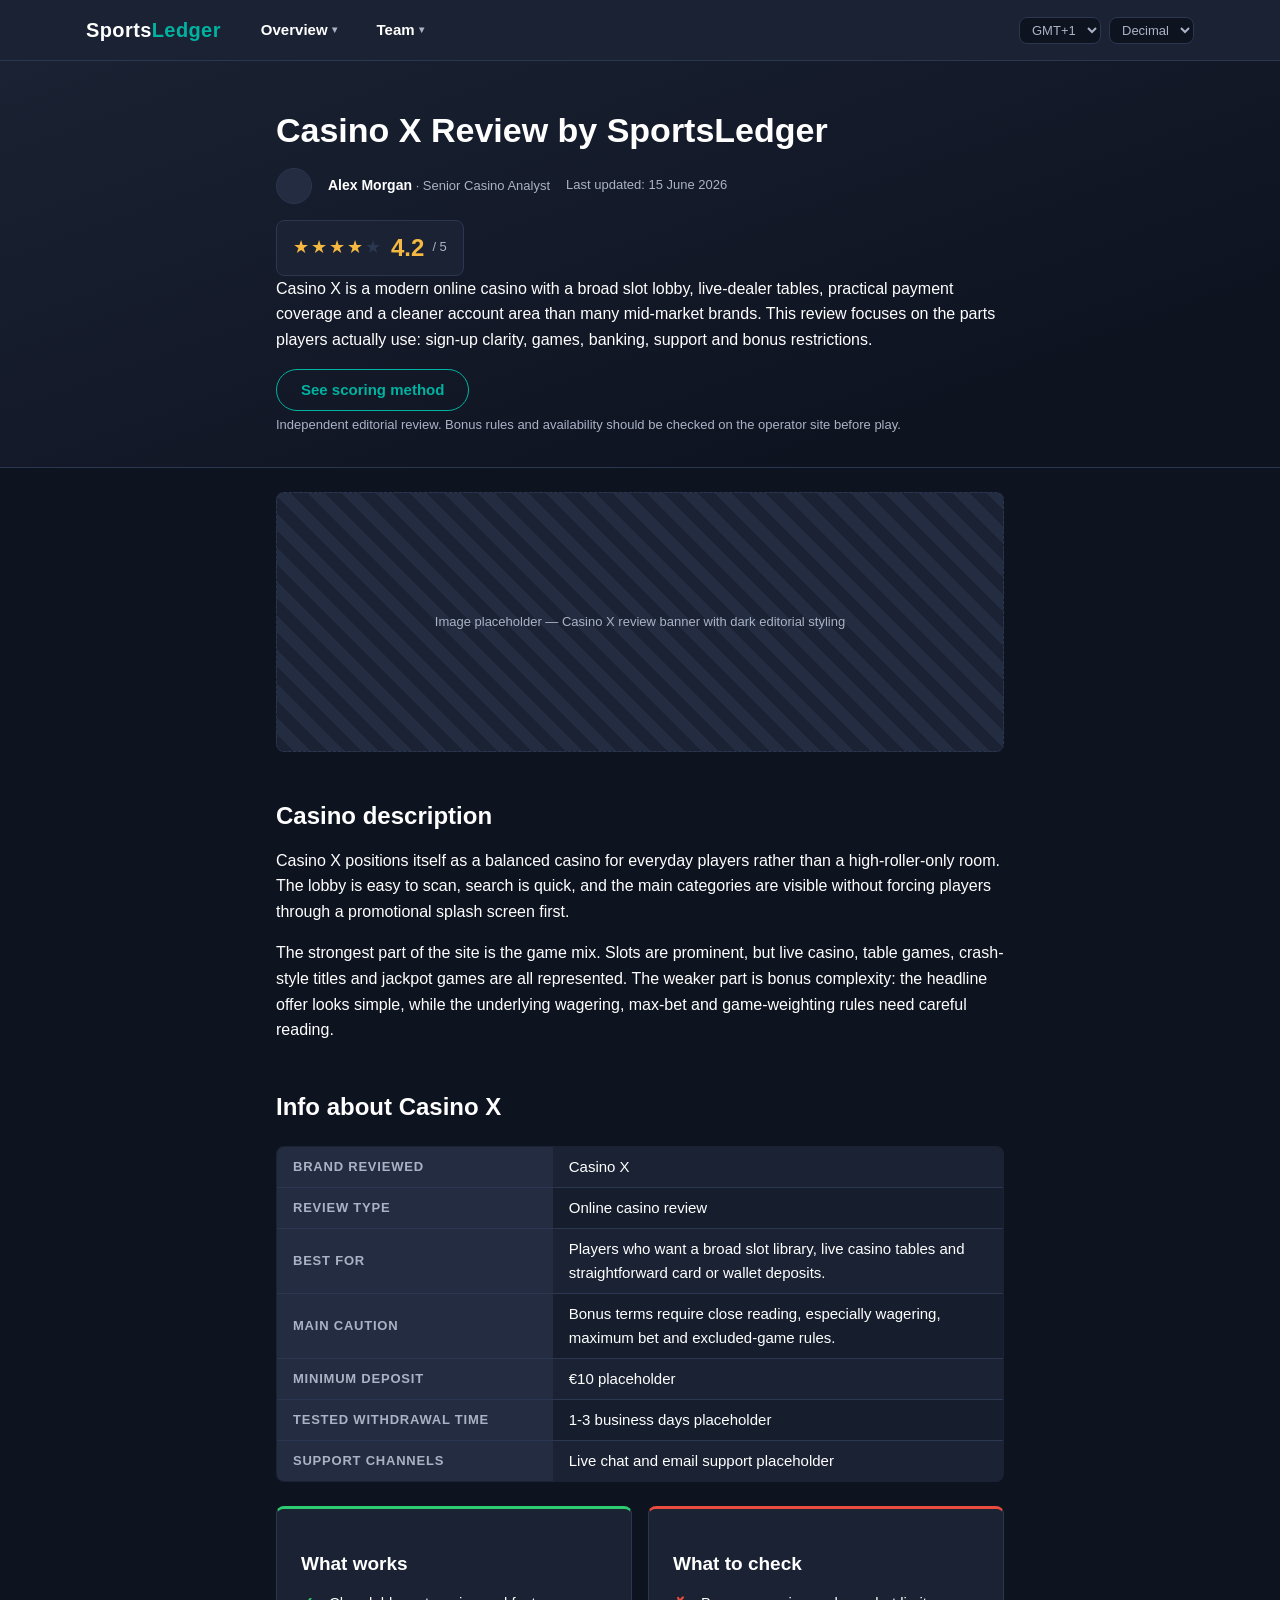
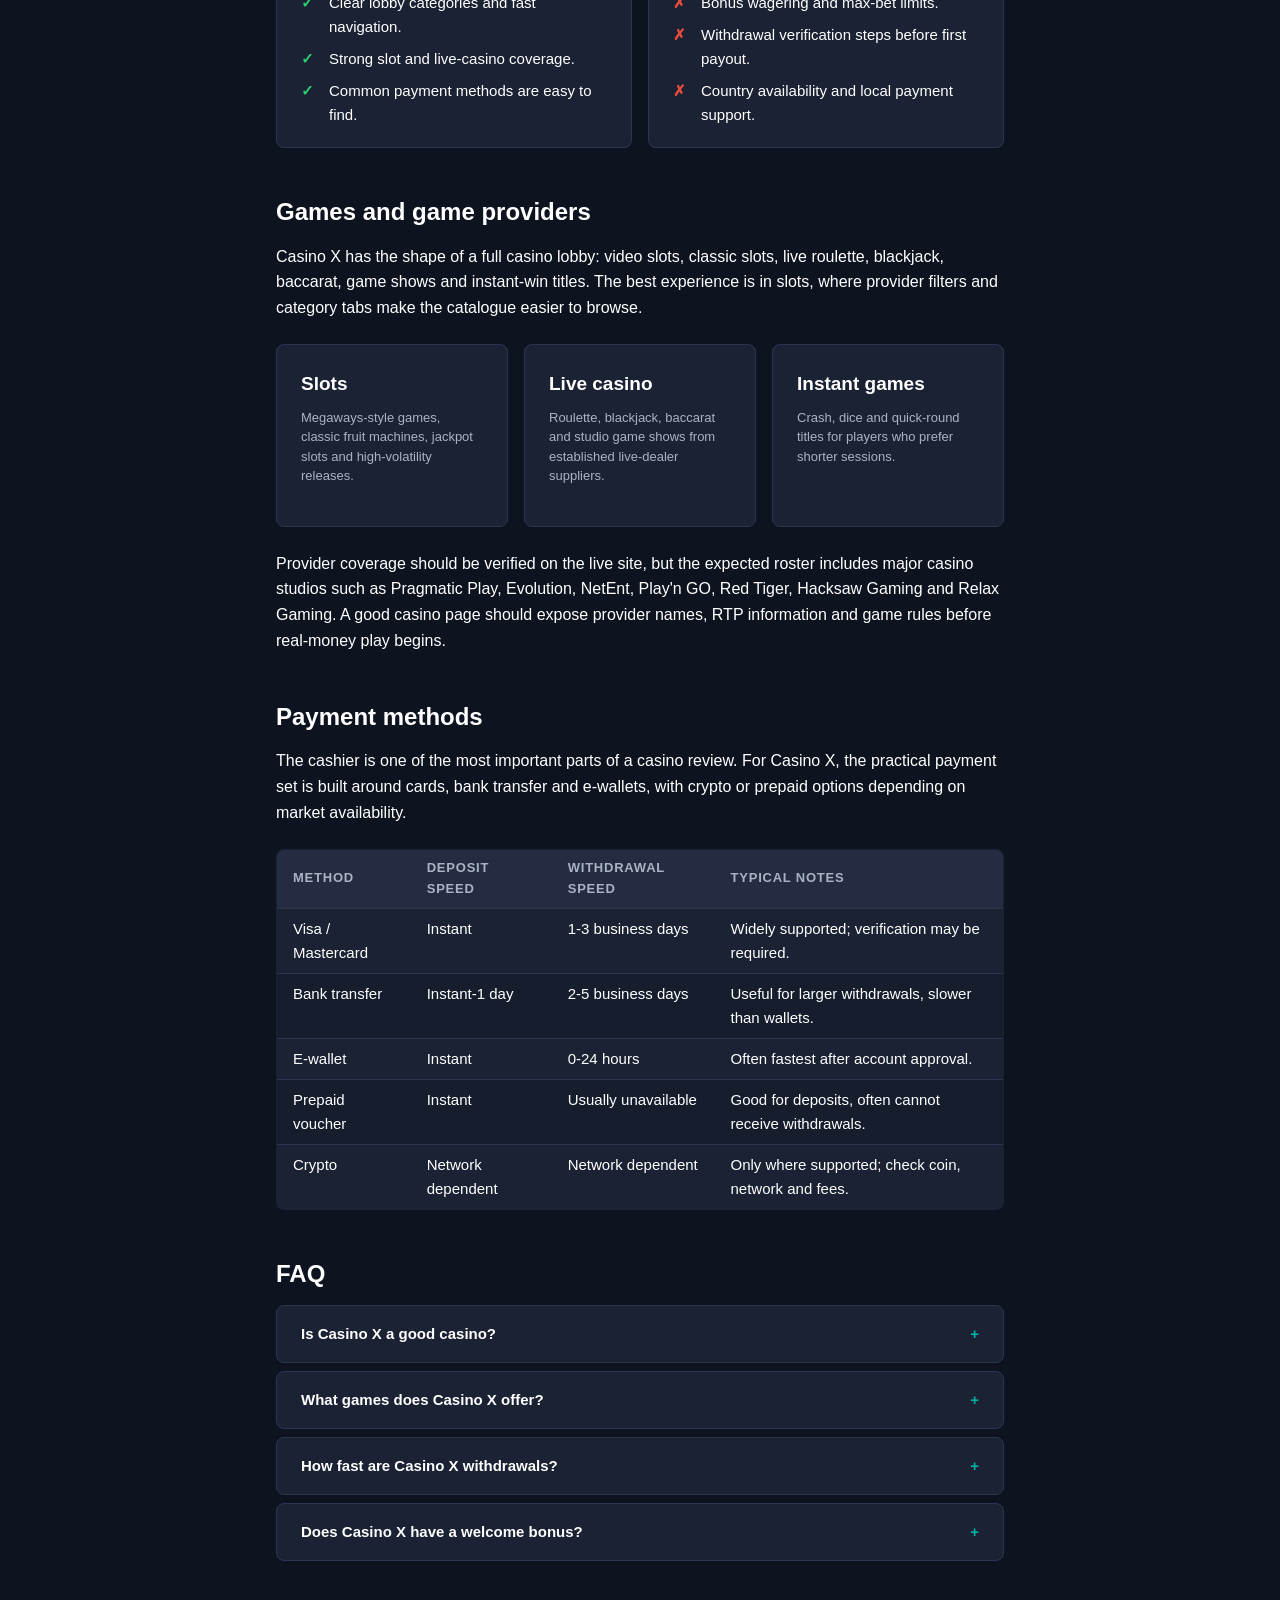
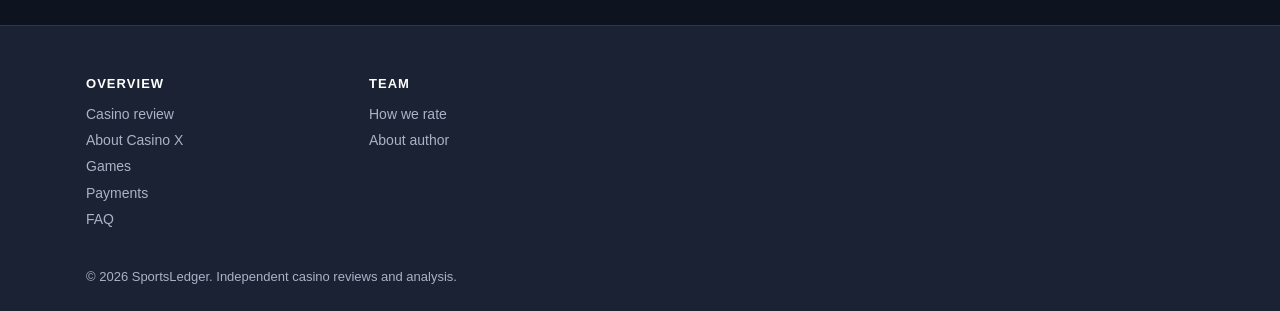
<file: index.html>
<!DOCTYPE html>
<html lang="en">
<head>
  <meta charset="utf-8">
  <meta name="viewport" content="width=device-width, initial-scale=1">
  <title>Casino X Review — SportsLedger</title>
  <link rel="stylesheet" href="./style.css">
</head>
<body>

<header class="site-header">
  <div class="wrap">
    <a class="logo" href="./index.html">Sports<span class="logo-accent">Ledger</span></a>
    <nav class="main-nav" aria-label="Main navigation">
      <div class="nav-item">
        <a href="./index.html#casino-review">Overview <span class="caret">▾</span></a>
        <div class="dropdown">
          <a href="./index.html#casino-review">Casino review</a>
          <a href="./index.html#about-casino">About</a>
          <a href="./index.html#games">Games</a>
          <a href="./index.html#payments">Payments</a>
          <a href="./index.html#faq">FAQ</a>
        </div>
      </div>
      <div class="nav-item">
        <a href="./about-us.html#scoring-method">Team <span class="caret">▾</span></a>
        <div class="dropdown">
          <a href="./about-us.html#scoring-method">How we rate</a>
          <a href="./about-us.html#about-author">About author</a>
        </div>
      </div>
    </nav>
    <div class="utility-bar">
      <select class="utility-select" aria-label="Timezone"><option>GMT+1</option></select>
      <select class="utility-select" aria-label="Odds format"><option>Decimal</option></select>
    </div>
  </div>
</header>

<section class="page active" data-screen-label="Casino X Review">

  <div class="hero" id="casino-review">
    <div class="content-col">
      <h1>Casino X Review by SportsLedger</h1>
      <div class="byline">
        <span class="avatar" aria-hidden="true"></span>
        <span><span class="author-name">Alex Morgan</span> · Senior Casino Analyst</span>
        <span>Last updated: 15 June 2026</span>
      </div>
      <div class="rating-badge">
        <span class="stars" aria-label="Rated 4.2 out of 5">★★★★<span class="star-off">★</span></span>
        <span class="score">4.2</span><span class="score-max">/ 5</span>
      </div>
      <p>Casino X is a modern online casino with a broad slot lobby, live-dealer tables, practical payment coverage and a cleaner account area than many mid-market brands. This review focuses on the parts players actually use: sign-up clarity, games, banking, support and bonus restrictions.</p>
      <a class="btn btn-secondary" href="./about-us.html#scoring-method">See scoring method</a>
      <span class="cta-note">Independent editorial review. Bonus rules and availability should be checked on the operator site before play.</span>
    </div>
  </div>

  <div class="content-col">

    <div class="ph ph-wide">Image placeholder — Casino X review banner with dark editorial styling</div>

    <h2 id="about-casino">Casino description</h2>
    <p>Casino X positions itself as a balanced casino for everyday players rather than a high-roller-only room. The lobby is easy to scan, search is quick, and the main categories are visible without forcing players through a promotional splash screen first.</p>
    <p>The strongest part of the site is the game mix. Slots are prominent, but live casino, table games, crash-style titles and jackpot games are all represented. The weaker part is bonus complexity: the headline offer looks simple, while the underlying wagering, max-bet and game-weighting rules need careful reading.</p>

    <h2 id="info">Info about Casino X</h2>
    <div class="table-wrap">
      <table class="key-facts">
        <tbody>
          <tr><th scope="row">Brand reviewed</th><td>Casino X</td></tr>
          <tr><th scope="row">Review type</th><td>Online casino review</td></tr>
          <tr><th scope="row">Best for</th><td>Players who want a broad slot library, live casino tables and straightforward card or wallet deposits.</td></tr>
          <tr><th scope="row">Main caution</th><td>Bonus terms require close reading, especially wagering, maximum bet and excluded-game rules.</td></tr>
          <tr><th scope="row">Minimum deposit</th><td>€10 placeholder</td></tr>
          <tr><th scope="row">Tested withdrawal time</th><td>1-3 business days placeholder</td></tr>
          <tr><th scope="row">Support channels</th><td>Live chat and email support placeholder</td></tr>
        </tbody>
      </table>
    </div>
    <div class="pros-cons">
      <div class="pros">
        <h3>What works</h3>
        <ul>
          <li>Clear lobby categories and fast navigation.</li>
          <li>Strong slot and live-casino coverage.</li>
          <li>Common payment methods are easy to find.</li>
        </ul>
      </div>
      <div class="cons">
        <h3>What to check</h3>
        <ul>
          <li>Bonus wagering and max-bet limits.</li>
          <li>Withdrawal verification steps before first payout.</li>
          <li>Country availability and local payment support.</li>
        </ul>
      </div>
    </div>

    <h2 id="games">Games and game providers</h2>
    <p>Casino X has the shape of a full casino lobby: video slots, classic slots, live roulette, blackjack, baccarat, game shows and instant-win titles. The best experience is in slots, where provider filters and category tabs make the catalogue easier to browse.</p>
    <div class="card-grid">
      <article class="card">
        <h3>Slots</h3>
        <p class="muted">Megaways-style games, classic fruit machines, jackpot slots and high-volatility releases.</p>
      </article>
      <article class="card">
        <h3>Live casino</h3>
        <p class="muted">Roulette, blackjack, baccarat and studio game shows from established live-dealer suppliers.</p>
      </article>
      <article class="card">
        <h3>Instant games</h3>
        <p class="muted">Crash, dice and quick-round titles for players who prefer shorter sessions.</p>
      </article>
    </div>
    <p>Provider coverage should be verified on the live site, but the expected roster includes major casino studios such as Pragmatic Play, Evolution, NetEnt, Play'n GO, Red Tiger, Hacksaw Gaming and Relax Gaming. A good casino page should expose provider names, RTP information and game rules before real-money play begins.</p>

    <h2 id="payments">Payment methods</h2>
    <p>The cashier is one of the most important parts of a casino review. For Casino X, the practical payment set is built around cards, bank transfer and e-wallets, with crypto or prepaid options depending on market availability.</p>
    <div class="table-wrap">
      <table>
        <thead>
          <tr><th>Method</th><th>Deposit speed</th><th>Withdrawal speed</th><th>Typical notes</th></tr>
        </thead>
        <tbody>
          <tr><td>Visa / Mastercard</td><td>Instant</td><td>1-3 business days</td><td>Widely supported; verification may be required.</td></tr>
          <tr><td>Bank transfer</td><td>Instant-1 day</td><td>2-5 business days</td><td>Useful for larger withdrawals, slower than wallets.</td></tr>
          <tr><td>E-wallet</td><td>Instant</td><td>0-24 hours</td><td>Often fastest after account approval.</td></tr>
          <tr><td>Prepaid voucher</td><td>Instant</td><td>Usually unavailable</td><td>Good for deposits, often cannot receive withdrawals.</td></tr>
          <tr><td>Crypto</td><td>Network dependent</td><td>Network dependent</td><td>Only where supported; check coin, network and fees.</td></tr>
        </tbody>
      </table>
    </div>

    <h2 id="faq">FAQ</h2>
    <div class="faq">
      <details>
        <summary>Is Casino X a good casino?</summary>
        <p>Casino X is strongest for players who value a broad game lobby, familiar payments and a clear account area. The main reason to pause is the bonus rule set, which should be reviewed before opting in.</p>
      </details>
      <details>
        <summary>What games does Casino X offer?</summary>
        <p>The expected mix includes slots, live casino tables, jackpot games, crash-style games and instant-win titles from multiple providers.</p>
      </details>
      <details>
        <summary>How fast are Casino X withdrawals?</summary>
        <p>Typical withdrawal timing depends on the payment method and account verification. Cards and bank transfers are slower, while e-wallets are usually fastest after approval.</p>
      </details>
      <details>
        <summary>Does Casino X have a welcome bonus?</summary>
        <p>Casino X may advertise a welcome offer, but the value depends on wagering requirements, maximum bet rules, game weighting and expiry dates.</p>
      </details>
    </div>

  </div>
</section>

<footer class="site-footer">
  <div class="wrap">
    <div class="footer-cols">
      <div>
        <h3>Overview</h3>
        <ul>
          <li><a href="./index.html#casino-review">Casino review</a></li>
          <li><a href="./index.html#about-casino">About Casino X</a></li>
          <li><a href="./index.html#games">Games</a></li>
          <li><a href="./index.html#payments">Payments</a></li>
          <li><a href="./index.html#faq">FAQ</a></li>
        </ul>
      </div>
      <div>
        <h3>Team</h3>
        <ul>
          <li><a href="./about-us.html#scoring-method">How we rate</a></li>
          <li><a href="./about-us.html#about-author">About author</a></li>
        </ul>
      </div>
    </div>
    <div class="copyright-bar">
      <span>© 2026 SportsLedger. Independent casino reviews and analysis.</span>
    </div>
  </div>
</footer>

</body>
</html>
</file>
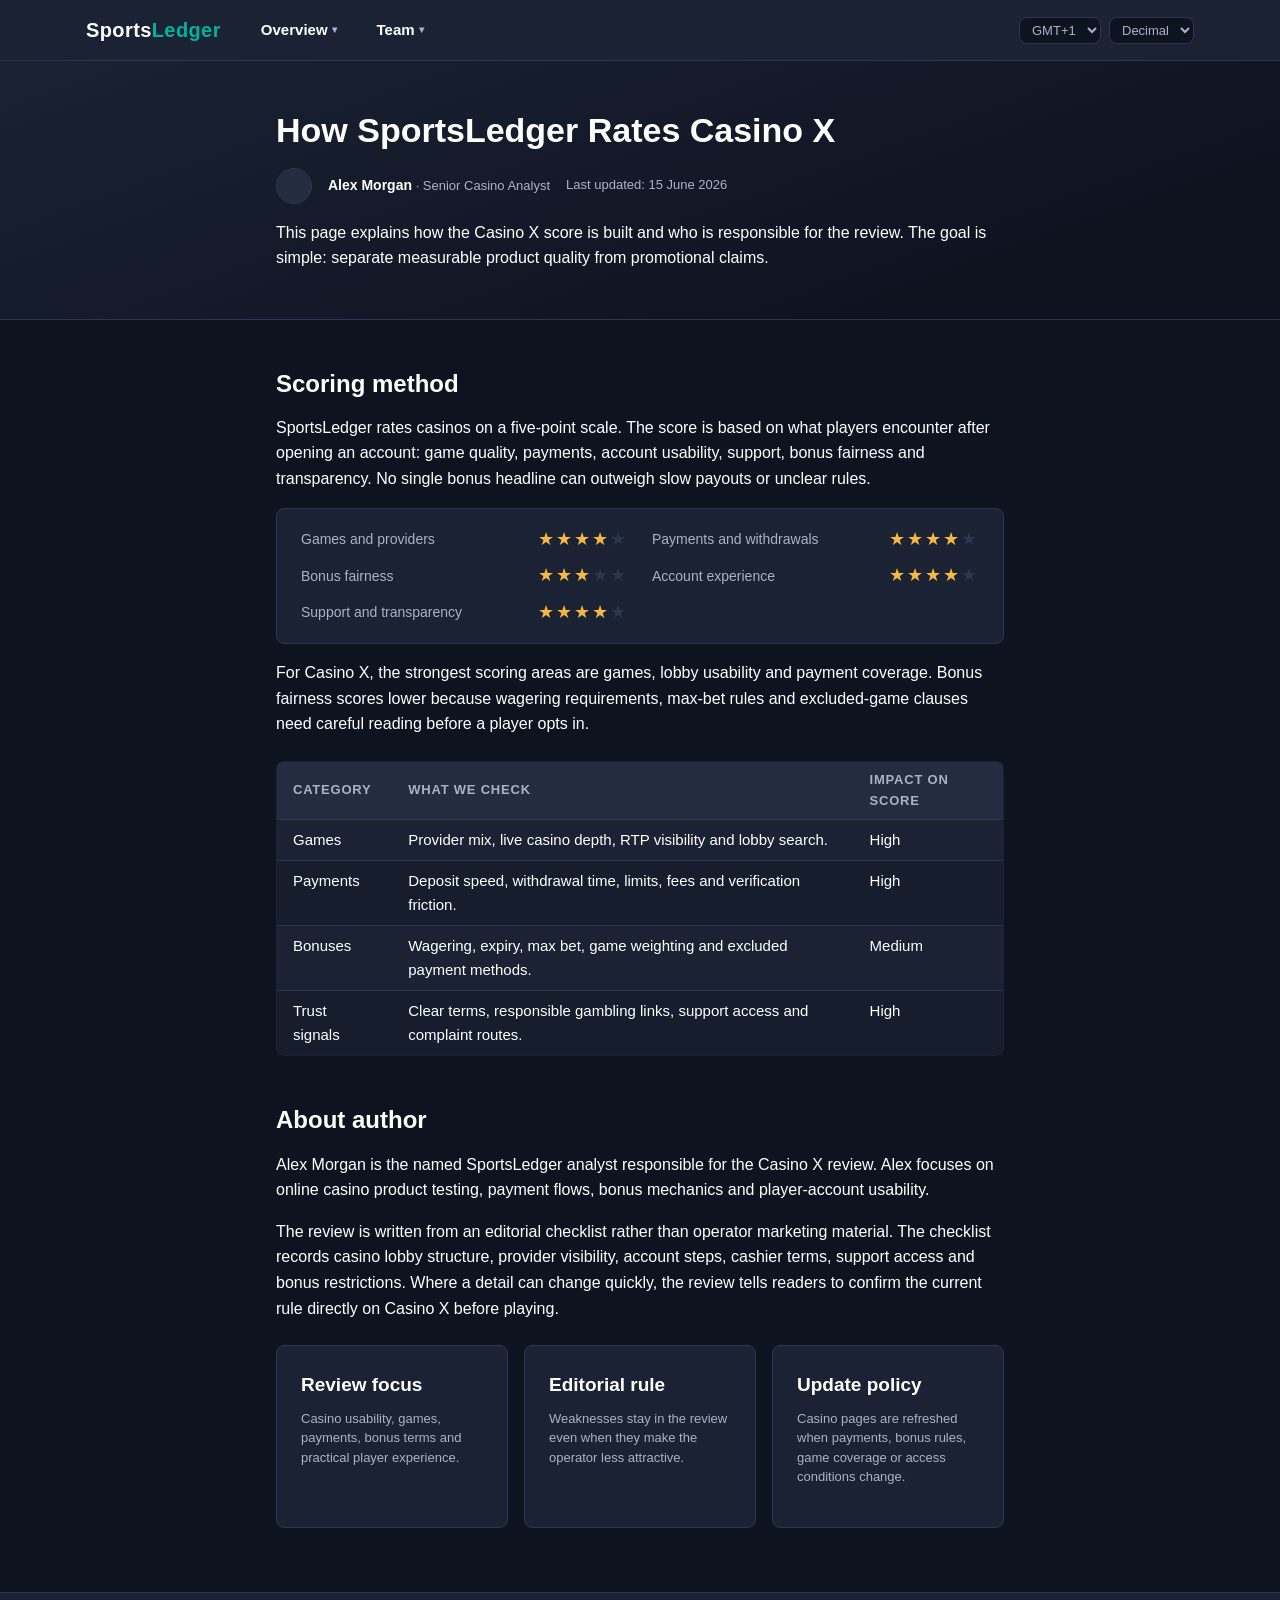
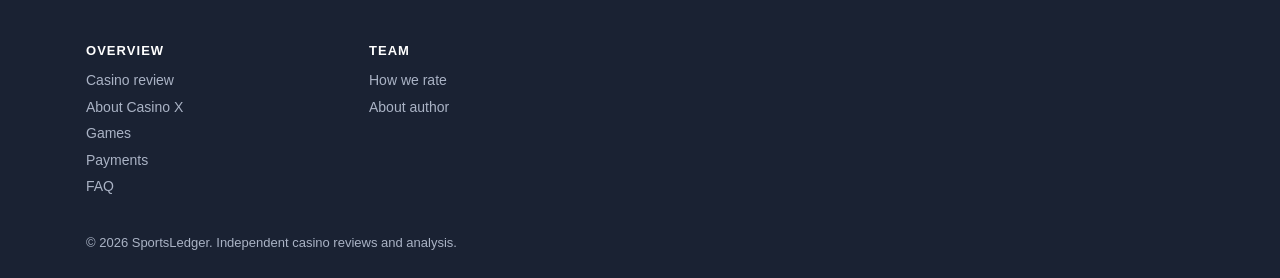
<file: about-us.html>
<!DOCTYPE html>
<html lang="en">
<head>
  <meta charset="utf-8">
  <meta name="viewport" content="width=device-width, initial-scale=1">
  <title>How We Rate Casino X — SportsLedger</title>
  <link rel="stylesheet" href="./style.css">
</head>
<body>

<header class="site-header">
  <div class="wrap">
    <a class="logo" href="./index.html">Sports<span class="logo-accent">Ledger</span></a>
    <nav class="main-nav" aria-label="Main navigation">
      <div class="nav-item">
        <a href="./index.html#casino-review">Overview <span class="caret">▾</span></a>
        <div class="dropdown">
          <a href="./index.html#casino-review">Casino review</a>
          <a href="./index.html#about-casino">About</a>
          <a href="./index.html#games">Games</a>
          <a href="./index.html#payments">Payments</a>
          <a href="./index.html#faq">FAQ</a>
        </div>
      </div>
      <div class="nav-item">
        <a href="./about-us.html#scoring-method">Team <span class="caret">▾</span></a>
        <div class="dropdown">
          <a href="./about-us.html#scoring-method">How we rate</a>
          <a href="./about-us.html#about-author">About author</a>
        </div>
      </div>
    </nav>
    <div class="utility-bar">
      <select class="utility-select" aria-label="Timezone"><option>GMT+1</option></select>
      <select class="utility-select" aria-label="Odds format"><option>Decimal</option></select>
    </div>
  </div>
</header>

<section class="page active" data-screen-label="About">

  <div class="hero">
    <div class="content-col">
      <h1>How SportsLedger Rates Casino X</h1>
      <div class="byline">
        <span class="avatar" aria-hidden="true"></span>
        <span><span class="author-name">Alex Morgan</span> · Senior Casino Analyst</span>
        <span>Last updated: 15 June 2026</span>
      </div>
      <p>This page explains how the Casino X score is built and who is responsible for the review. The goal is simple: separate measurable product quality from promotional claims.</p>
    </div>
  </div>

  <div class="content-col">

    <h2 id="scoring-method">Scoring method</h2>
    <p>SportsLedger rates casinos on a five-point scale. The score is based on what players encounter after opening an account: game quality, payments, account usability, support, bonus fairness and transparency. No single bonus headline can outweigh slow payouts or unclear rules.</p>
    <div class="rating-breakdown">
      <div class="rating-row"><span>Games and providers</span><span class="stars">★★★★<span class="star-off">★</span></span></div>
      <div class="rating-row"><span>Payments and withdrawals</span><span class="stars">★★★★<span class="star-off">★</span></span></div>
      <div class="rating-row"><span>Bonus fairness</span><span class="stars">★★★<span class="star-off">★★</span></span></div>
      <div class="rating-row"><span>Account experience</span><span class="stars">★★★★<span class="star-off">★</span></span></div>
      <div class="rating-row"><span>Support and transparency</span><span class="stars">★★★★<span class="star-off">★</span></span></div>
    </div>
    <p>For Casino X, the strongest scoring areas are games, lobby usability and payment coverage. Bonus fairness scores lower because wagering requirements, max-bet rules and excluded-game clauses need careful reading before a player opts in.</p>
    <div class="table-wrap">
      <table>
        <thead>
          <tr><th>Category</th><th>What we check</th><th>Impact on score</th></tr>
        </thead>
        <tbody>
          <tr><td>Games</td><td>Provider mix, live casino depth, RTP visibility and lobby search.</td><td>High</td></tr>
          <tr><td>Payments</td><td>Deposit speed, withdrawal time, limits, fees and verification friction.</td><td>High</td></tr>
          <tr><td>Bonuses</td><td>Wagering, expiry, max bet, game weighting and excluded payment methods.</td><td>Medium</td></tr>
          <tr><td>Trust signals</td><td>Clear terms, responsible gambling links, support access and complaint routes.</td><td>High</td></tr>
        </tbody>
      </table>
    </div>

    <h2 id="about-author">About author</h2>
    <p>Alex Morgan is the named SportsLedger analyst responsible for the Casino X review. Alex focuses on online casino product testing, payment flows, bonus mechanics and player-account usability.</p>
    <p>The review is written from an editorial checklist rather than operator marketing material. The checklist records casino lobby structure, provider visibility, account steps, cashier terms, support access and bonus restrictions. Where a detail can change quickly, the review tells readers to confirm the current rule directly on Casino X before playing.</p>
    <div class="card-grid">
      <article class="card">
        <h3>Review focus</h3>
        <p class="muted">Casino usability, games, payments, bonus terms and practical player experience.</p>
      </article>
      <article class="card">
        <h3>Editorial rule</h3>
        <p class="muted">Weaknesses stay in the review even when they make the operator less attractive.</p>
      </article>
      <article class="card">
        <h3>Update policy</h3>
        <p class="muted">Casino pages are refreshed when payments, bonus rules, game coverage or access conditions change.</p>
      </article>
    </div>

  </div>
</section>

<footer class="site-footer">
  <div class="wrap">
    <div class="footer-cols">
      <div>
        <h3>Overview</h3>
        <ul>
          <li><a href="./index.html#casino-review">Casino review</a></li>
          <li><a href="./index.html#about-casino">About Casino X</a></li>
          <li><a href="./index.html#games">Games</a></li>
          <li><a href="./index.html#payments">Payments</a></li>
          <li><a href="./index.html#faq">FAQ</a></li>
        </ul>
      </div>
      <div>
        <h3>Team</h3>
        <ul>
          <li><a href="./about-us.html#scoring-method">How we rate</a></li>
          <li><a href="./about-us.html#about-author">About author</a></li>
        </ul>
      </div>
    </div>
    <div class="copyright-bar">
      <span>© 2026 SportsLedger. Independent casino reviews and analysis.</span>
    </div>
  </div>
</footer>

</body>
</html>
</file>
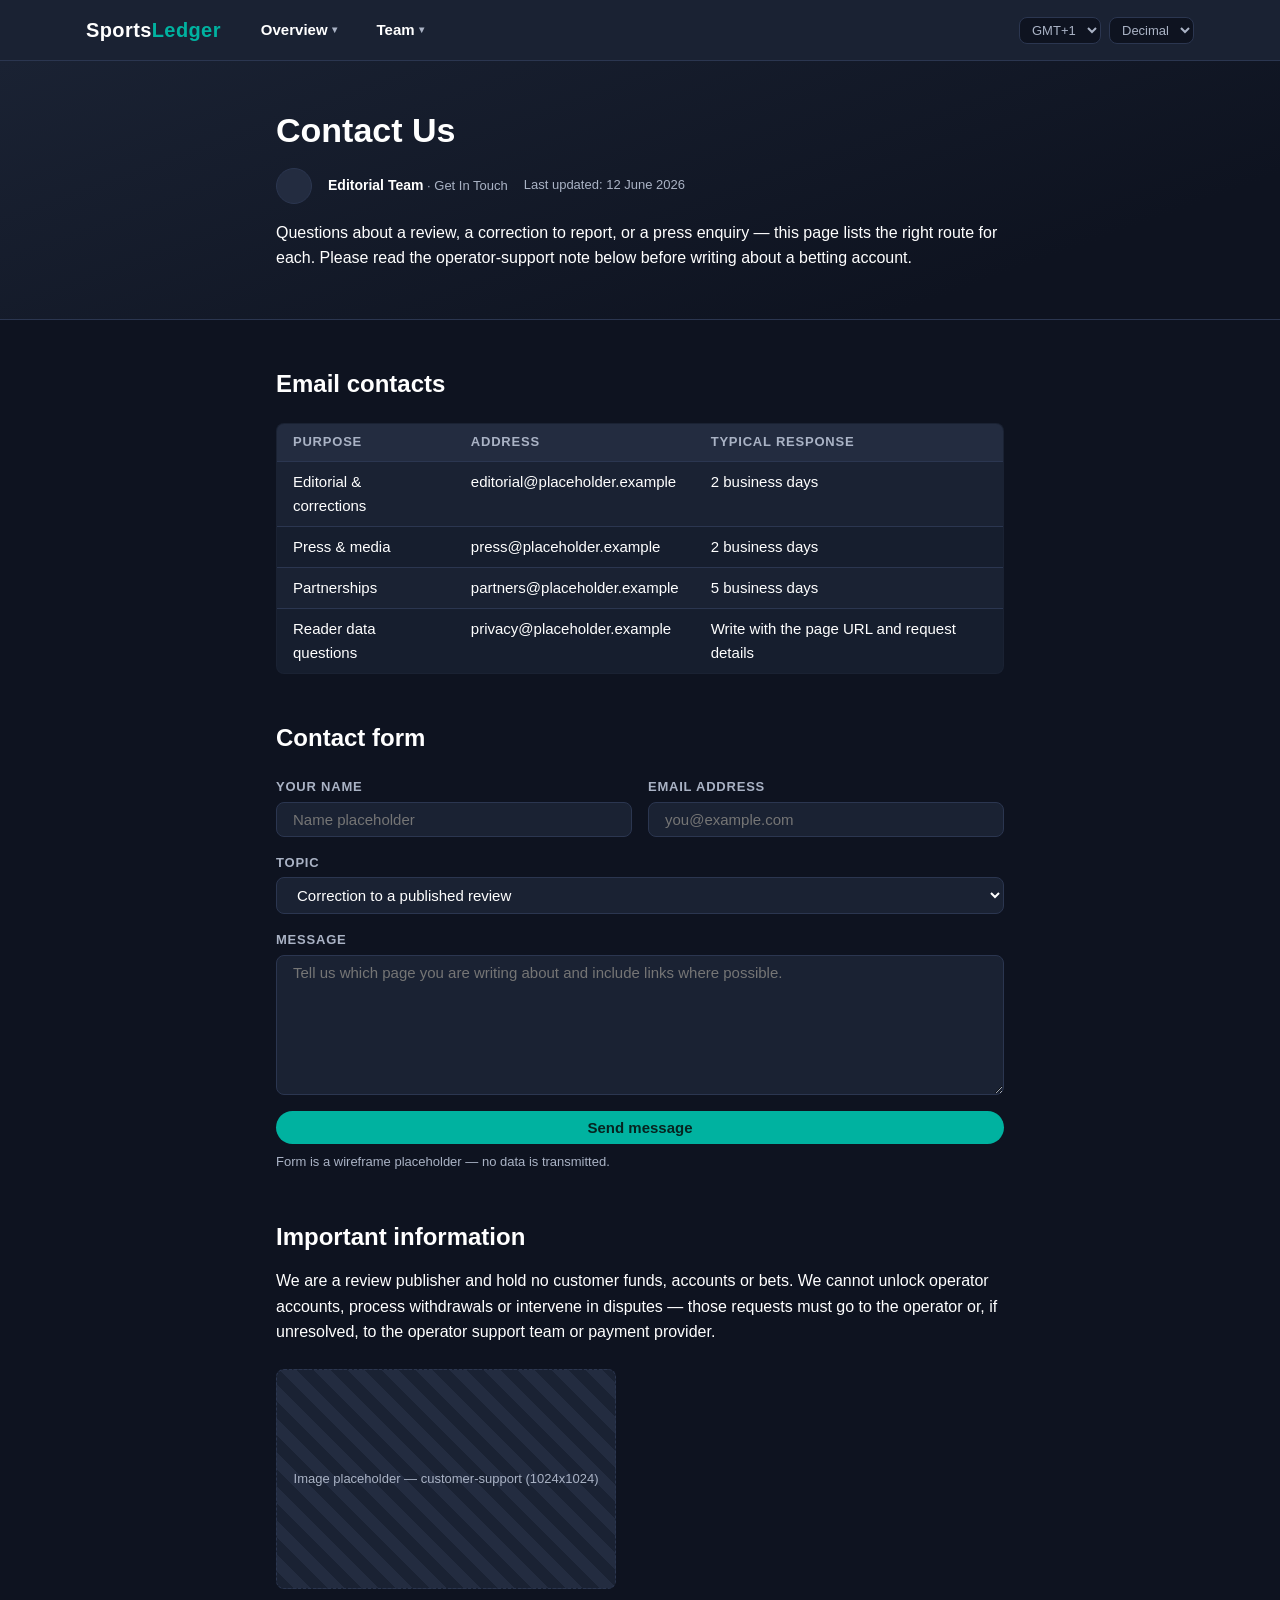
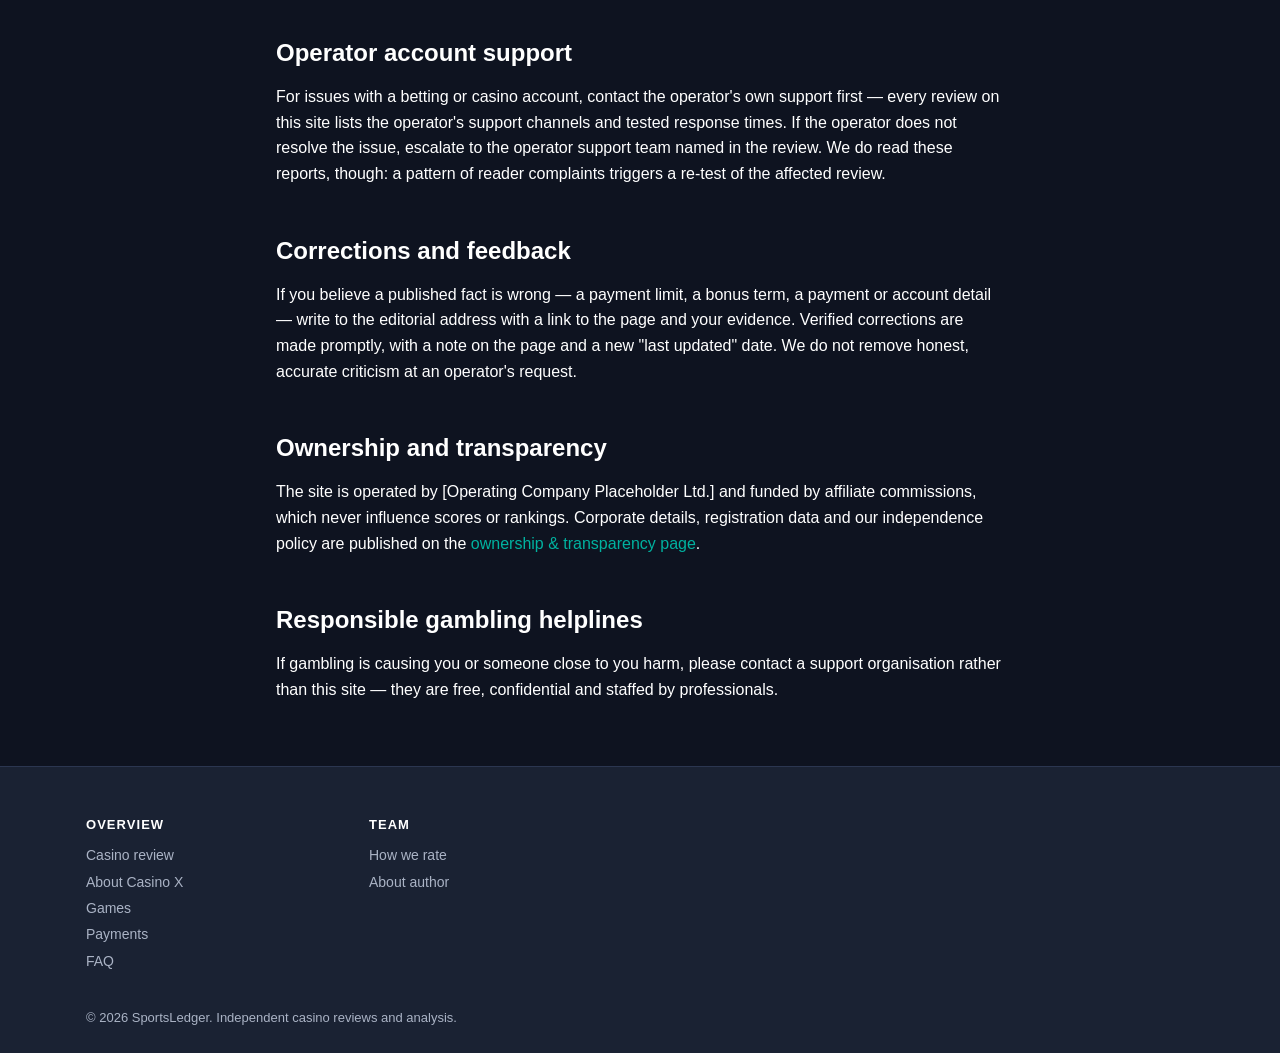
<file: contact-us.html>
<!DOCTYPE html>
<html lang="en">
<head>
  <meta charset="utf-8">
  <meta name="viewport" content="width=device-width, initial-scale=1">
  <title>Contact Us — Wireframe</title>
  <link rel="stylesheet" href="./style.css">
</head>
<body>

<header class="site-header">
  <div class="wrap">
    <a class="logo" href="./index.html">Sports<span class="logo-accent">Ledger</span></a>
    <nav class="main-nav" aria-label="Main navigation">
      <div class="nav-item">
        <a href="./index.html#casino-review">Overview <span class="caret">▾</span></a>
        <div class="dropdown">
          <a href="./index.html#casino-review">Casino review</a>
          <a href="./index.html#about-casino">About</a>
          <a href="./index.html#games">Games</a>
          <a href="./index.html#payments">Payments</a>
          <a href="./index.html#faq">FAQ</a>
        </div>
      </div>
      <div class="nav-item">
        <a href="./about-us.html#scoring-method">Team <span class="caret">▾</span></a>
        <div class="dropdown">
          <a href="./about-us.html#scoring-method">How we rate</a>
          <a href="./about-us.html#about-author">About author</a>
        </div>
      </div>
    </nav>
    <div class="utility-bar">
      <select class="utility-select" aria-label="Timezone"><option>GMT+1</option></select>
      <select class="utility-select" aria-label="Odds format"><option>Decimal</option></select>
    </div>
  </div>
</header>

<section class="page active" data-screen-label="Contact Us">

  <div class="hero">
    <div class="content-col">
      <h1>Contact Us</h1>
      <div class="byline">
        <span class="avatar" aria-hidden="true"></span>
        <span><span class="author-name">Editorial Team</span> · Get In Touch</span>
        <span>Last updated: 12 June 2026</span>
      </div>
      <p>Questions about a review, a correction to report, or a press enquiry — this page lists the right route for each. Please read the operator-support note below before writing about a betting account.</p>
    </div>
  </div>

  <div class="content-col">

    <h2 id="email">Email contacts</h2>
    <div class="table-wrap">
      <table>
        <thead>
          <tr><th>Purpose</th><th>Address</th><th>Typical response</th></tr>
        </thead>
        <tbody>
          <tr><td>Editorial &amp; corrections</td><td>editorial@placeholder.example</td><td>2 business days</td></tr>
          <tr><td>Press &amp; media</td><td>press@placeholder.example</td><td>2 business days</td></tr>
          <tr><td>Partnerships</td><td>partners@placeholder.example</td><td>5 business days</td></tr>
          <tr><td>Reader data questions</td><td>privacy@placeholder.example</td><td>Write with the page URL and request details</td></tr>
        </tbody>
      </table>
    </div>

    <h2 id="form">Contact form</h2>
    <form class="form-grid" action="#" method="post">
      <div class="form-field">
        <label for="contact-name">Your name</label>
        <input id="contact-name" name="name" type="text" placeholder="Name placeholder">
      </div>
      <div class="form-field">
        <label for="contact-email">Email address</label>
        <input id="contact-email" name="email" type="email" placeholder="you@example.com">
      </div>
      <div class="form-field form-field-full">
        <label for="contact-topic">Topic</label>
        <select id="contact-topic" name="topic">
          <option>Correction to a published review</option>
          <option>General editorial enquiry</option>
          <option>Press / media</option>
          <option>Partnership enquiry</option>
          <option>Privacy / data request</option>
        </select>
      </div>
      <div class="form-field form-field-full">
        <label for="contact-message">Message</label>
        <textarea id="contact-message" name="message" placeholder="Tell us which page you are writing about and include links where possible."></textarea>
      </div>
      <div class="form-field form-field-full">
        <button class="btn" type="submit">Send message</button>
        <span class="cta-note">Form is a wireframe placeholder — no data is transmitted.</span>
      </div>
    </form>

    <h2 id="important">Important information</h2>
    <p>We are a review publisher and hold no customer funds, accounts or bets. We cannot unlock operator accounts, process withdrawals or intervene in disputes — those requests must go to the operator or, if unresolved, to the operator support team or payment provider.</p>
    <div class="ph ph-square">Image placeholder — customer-support (1024x1024)</div>

    <h2 id="operator-support">Operator account support</h2>
    <p>For issues with a betting or casino account, contact the operator's own support first — every review on this site lists the operator's support channels and tested response times. If the operator does not resolve the issue, escalate to the operator support team named in the review. We do read these reports, though: a pattern of reader complaints triggers a re-test of the affected review.</p>

    <h2 id="corrections">Corrections and feedback</h2>
    <p>If you believe a published fact is wrong — a payment limit, a bonus term, a payment or account detail — write to the editorial address with a link to the page and your evidence. Verified corrections are made promptly, with a note on the page and a new "last updated" date. We do not remove honest, accurate criticism at an operator's request.</p>

    <h2 id="transparency">Ownership and transparency</h2>
    <p>The site is operated by [Operating Company Placeholder Ltd.] and funded by affiliate commissions, which never influence scores or rankings. Corporate details, registration data and our independence policy are published on the <a href="./ownership.html">ownership &amp; transparency page</a>.</p>

    <h2 id="rg-helplines">Responsible gambling helplines</h2>
    <p>If gambling is causing you or someone close to you harm, please contact a support organisation rather than this site — they are free, confidential and staffed by professionals.</p>

  </div>
</section>

<footer class="site-footer">
  <div class="wrap">
    <div class="footer-cols">
      <div>
        <h3>Overview</h3>
        <ul>
          <li><a href="./index.html#casino-review">Casino review</a></li>
          <li><a href="./index.html#about-casino">About Casino X</a></li>
          <li><a href="./index.html#games">Games</a></li>
          <li><a href="./index.html#payments">Payments</a></li>
          <li><a href="./index.html#faq">FAQ</a></li>
        </ul>
      </div>
      <div>
        <h3>Team</h3>
        <ul>
          <li><a href="./about-us.html#scoring-method">How we rate</a></li>
          <li><a href="./about-us.html#about-author">About author</a></li>
        </ul>
      </div>
    </div>
    <div class="copyright-bar">
      <span>© 2026 SportsLedger. Independent casino reviews and analysis.</span>
    </div>
  </div>
</footer>

</body>
</html>
</file>
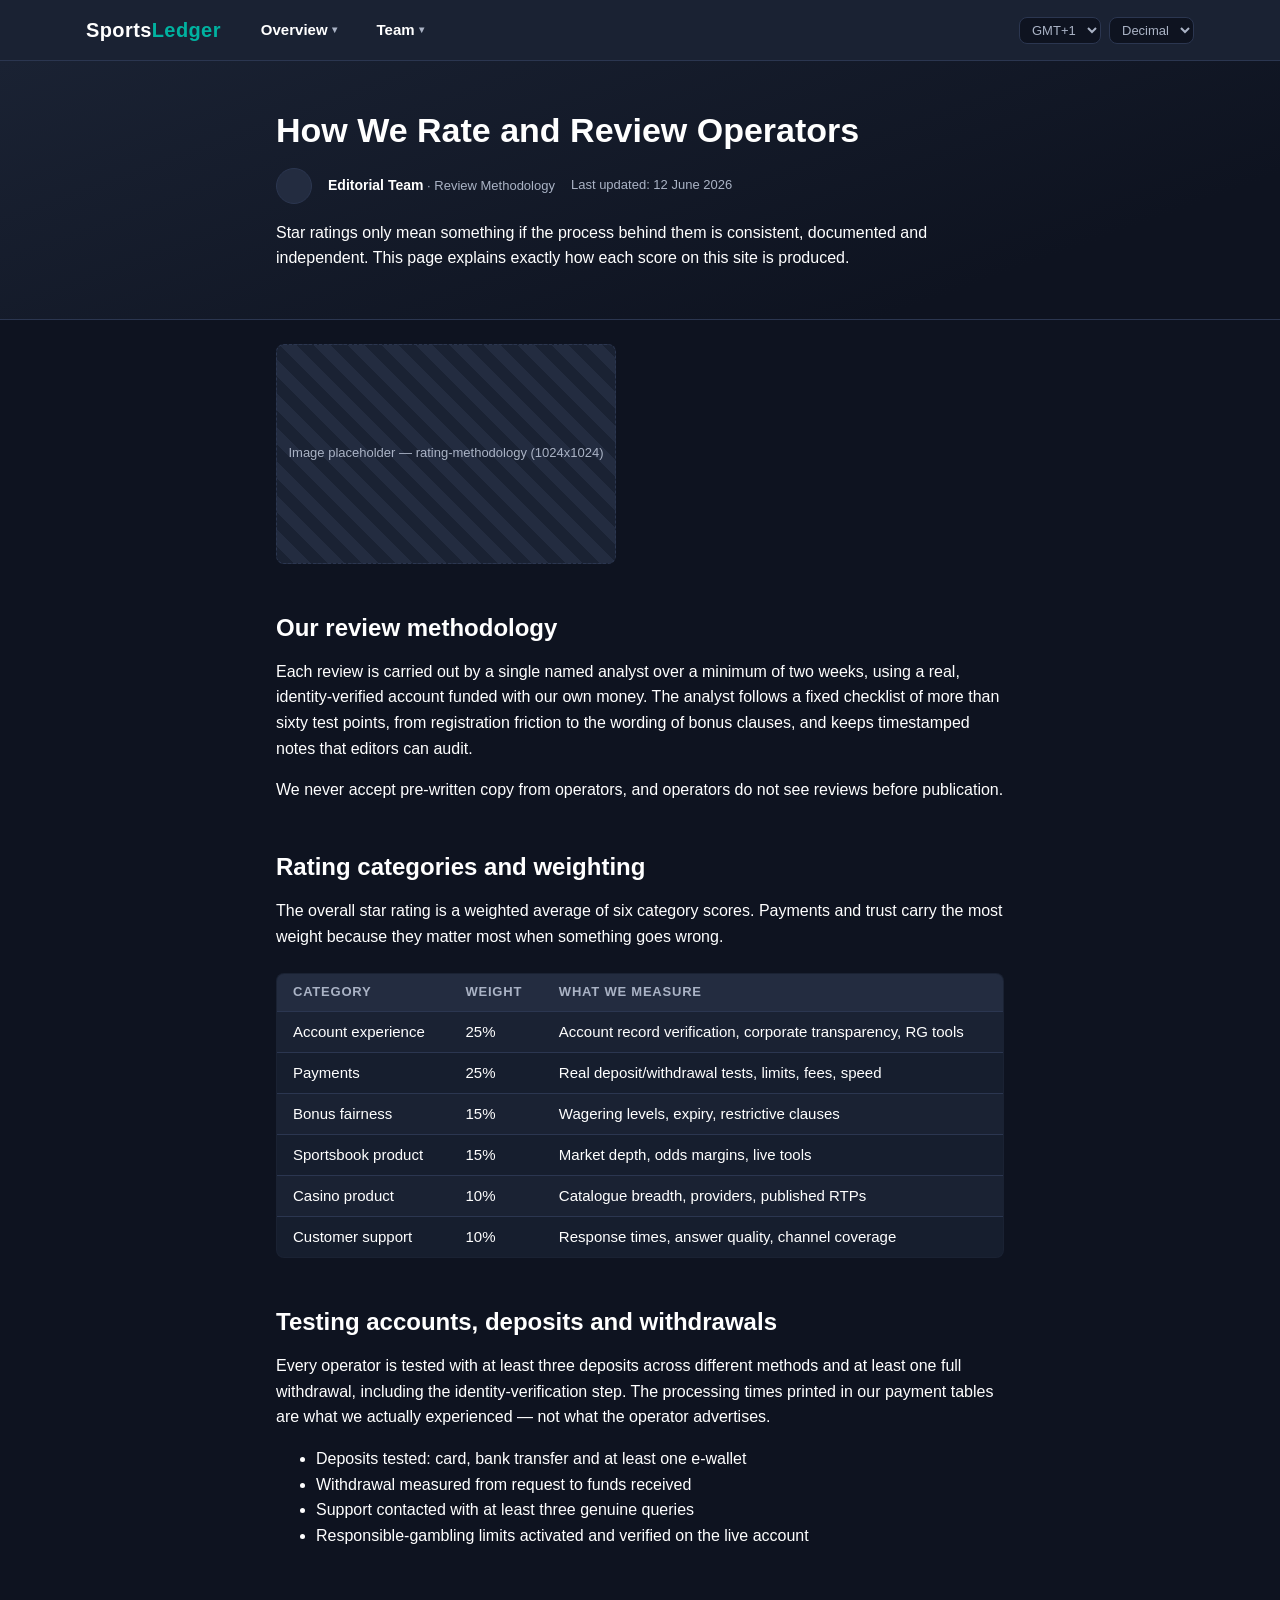
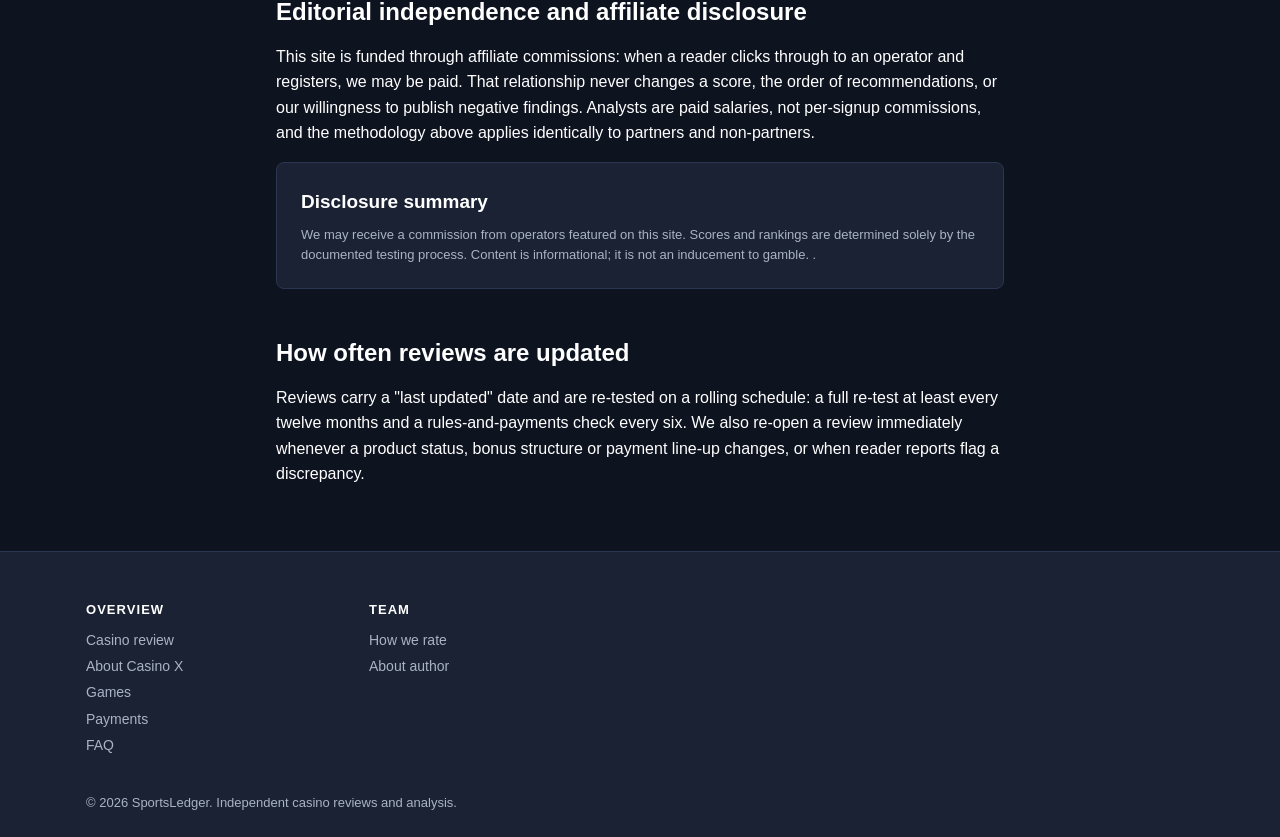
<file: how-we-rate.html>
<!DOCTYPE html>
<html lang="en">
<head>
  <meta charset="utf-8">
  <meta name="viewport" content="width=device-width, initial-scale=1">
  <title>How We Rate and Review Operators — Wireframe</title>
  <link rel="stylesheet" href="./style.css">
</head>
<body>

<header class="site-header">
  <div class="wrap">
    <a class="logo" href="./index.html">Sports<span class="logo-accent">Ledger</span></a>
    <nav class="main-nav" aria-label="Main navigation">
      <div class="nav-item">
        <a href="./index.html#casino-review">Overview <span class="caret">▾</span></a>
        <div class="dropdown">
          <a href="./index.html#casino-review">Casino review</a>
          <a href="./index.html#about-casino">About</a>
          <a href="./index.html#games">Games</a>
          <a href="./index.html#payments">Payments</a>
          <a href="./index.html#faq">FAQ</a>
        </div>
      </div>
      <div class="nav-item">
        <a href="./about-us.html#scoring-method">Team <span class="caret">▾</span></a>
        <div class="dropdown">
          <a href="./about-us.html#scoring-method">How we rate</a>
          <a href="./about-us.html#about-author">About author</a>
        </div>
      </div>
    </nav>
    <div class="utility-bar">
      <select class="utility-select" aria-label="Timezone"><option>GMT+1</option></select>
      <select class="utility-select" aria-label="Odds format"><option>Decimal</option></select>
    </div>
  </div>
</header>

<section class="page active" data-screen-label="How We Rate">

  <div class="hero">
    <div class="content-col">
      <h1>How We Rate and Review Operators</h1>
      <div class="byline">
        <span class="avatar" aria-hidden="true"></span>
        <span><span class="author-name">Editorial Team</span> · Review Methodology</span>
        <span>Last updated: 12 June 2026</span>
      </div>
      <p>Star ratings only mean something if the process behind them is consistent, documented and independent. This page explains exactly how each score on this site is produced.</p>
    </div>
  </div>

  <div class="content-col">

    <div class="ph ph-square">Image placeholder — rating-methodology (1024x1024)</div>

    <h2 id="methodology">Our review methodology</h2>
    <p>Each review is carried out by a single named analyst over a minimum of two weeks, using a real, identity-verified account funded with our own money. The analyst follows a fixed checklist of more than sixty test points, from registration friction to the wording of bonus clauses, and keeps timestamped notes that editors can audit.</p>
    <p>We never accept pre-written copy from operators, and operators do not see reviews before publication.</p>

    <h2 id="categories">Rating categories and weighting</h2>
    <p>The overall star rating is a weighted average of six category scores. Payments and trust carry the most weight because they matter most when something goes wrong.</p>
    <div class="table-wrap">
      <table>
        <thead>
          <tr><th>Category</th><th>Weight</th><th>What we measure</th></tr>
        </thead>
        <tbody>
          <tr><td>Account experience</td><td>25%</td><td>Account record verification, corporate transparency, RG tools</td></tr>
          <tr><td>Payments</td><td>25%</td><td>Real deposit/withdrawal tests, limits, fees, speed</td></tr>
          <tr><td>Bonus fairness</td><td>15%</td><td>Wagering levels, expiry, restrictive clauses</td></tr>
          <tr><td>Sportsbook product</td><td>15%</td><td>Market depth, odds margins, live tools</td></tr>
          <tr><td>Casino product</td><td>10%</td><td>Catalogue breadth, providers, published RTPs</td></tr>
          <tr><td>Customer support</td><td>10%</td><td>Response times, answer quality, channel coverage</td></tr>
        </tbody>
      </table>
    </div>

    <h2 id="testing">Testing accounts, deposits and withdrawals</h2>
    <p>Every operator is tested with at least three deposits across different methods and at least one full withdrawal, including the identity-verification step. The processing times printed in our payment tables are what we actually experienced — not what the operator advertises.</p>
    <ul>
      <li>Deposits tested: card, bank transfer and at least one e-wallet</li>
      <li>Withdrawal measured from request to funds received</li>
      <li>Support contacted with at least three genuine queries</li>
      <li>Responsible-gambling limits activated and verified on the live account</li>
    </ul>

    <h2 id="independence">Editorial independence and affiliate disclosure</h2>
    <p>This site is funded through affiliate commissions: when a reader clicks through to an operator and registers, we may be paid. That relationship never changes a score, the order of recommendations, or our willingness to publish negative findings. Analysts are paid salaries, not per-signup commissions, and the methodology above applies identically to partners and non-partners.</p>
    <div class="card">
      <h3>Disclosure summary</h3>
      <p class="muted" style="margin:0">We may receive a commission from operators featured on this site. Scores and rankings are determined solely by the documented testing process. Content is informational; it is not an inducement to gamble. .</p>
    </div>

    <h2 id="updates">How often reviews are updated</h2>
    <p>Reviews carry a "last updated" date and are re-tested on a rolling schedule: a full re-test at least every twelve months and a rules-and-payments check every six. We also re-open a review immediately whenever a product status, bonus structure or payment line-up changes, or when reader reports flag a discrepancy.</p>


  </div>
</section>

<footer class="site-footer">
  <div class="wrap">
    <div class="footer-cols">
      <div>
        <h3>Overview</h3>
        <ul>
          <li><a href="./index.html#casino-review">Casino review</a></li>
          <li><a href="./index.html#about-casino">About Casino X</a></li>
          <li><a href="./index.html#games">Games</a></li>
          <li><a href="./index.html#payments">Payments</a></li>
          <li><a href="./index.html#faq">FAQ</a></li>
        </ul>
      </div>
      <div>
        <h3>Team</h3>
        <ul>
          <li><a href="./about-us.html#scoring-method">How we rate</a></li>
          <li><a href="./about-us.html#about-author">About author</a></li>
        </ul>
      </div>
    </div>
    <div class="copyright-bar">
      <span>© 2026 SportsLedger. Independent casino reviews and analysis.</span>
    </div>
  </div>
</footer>

</body>
</html>
</file>
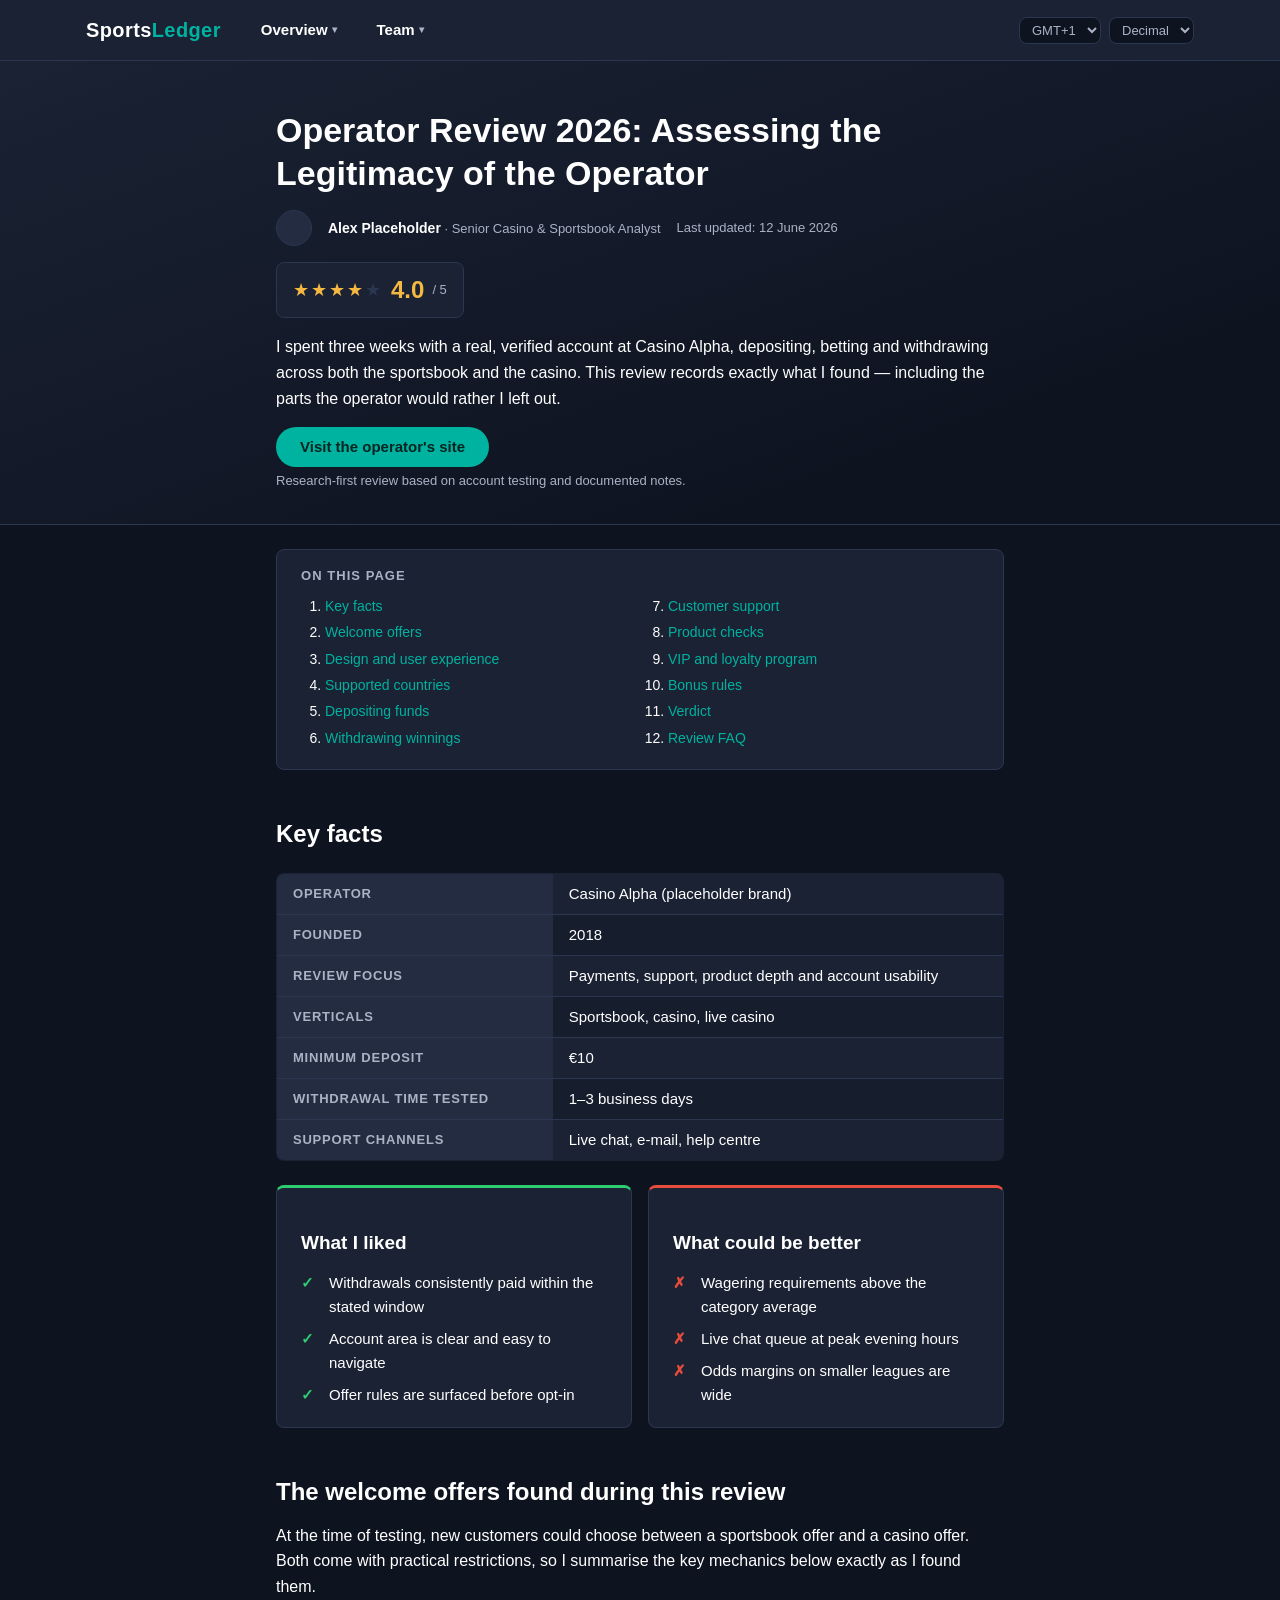
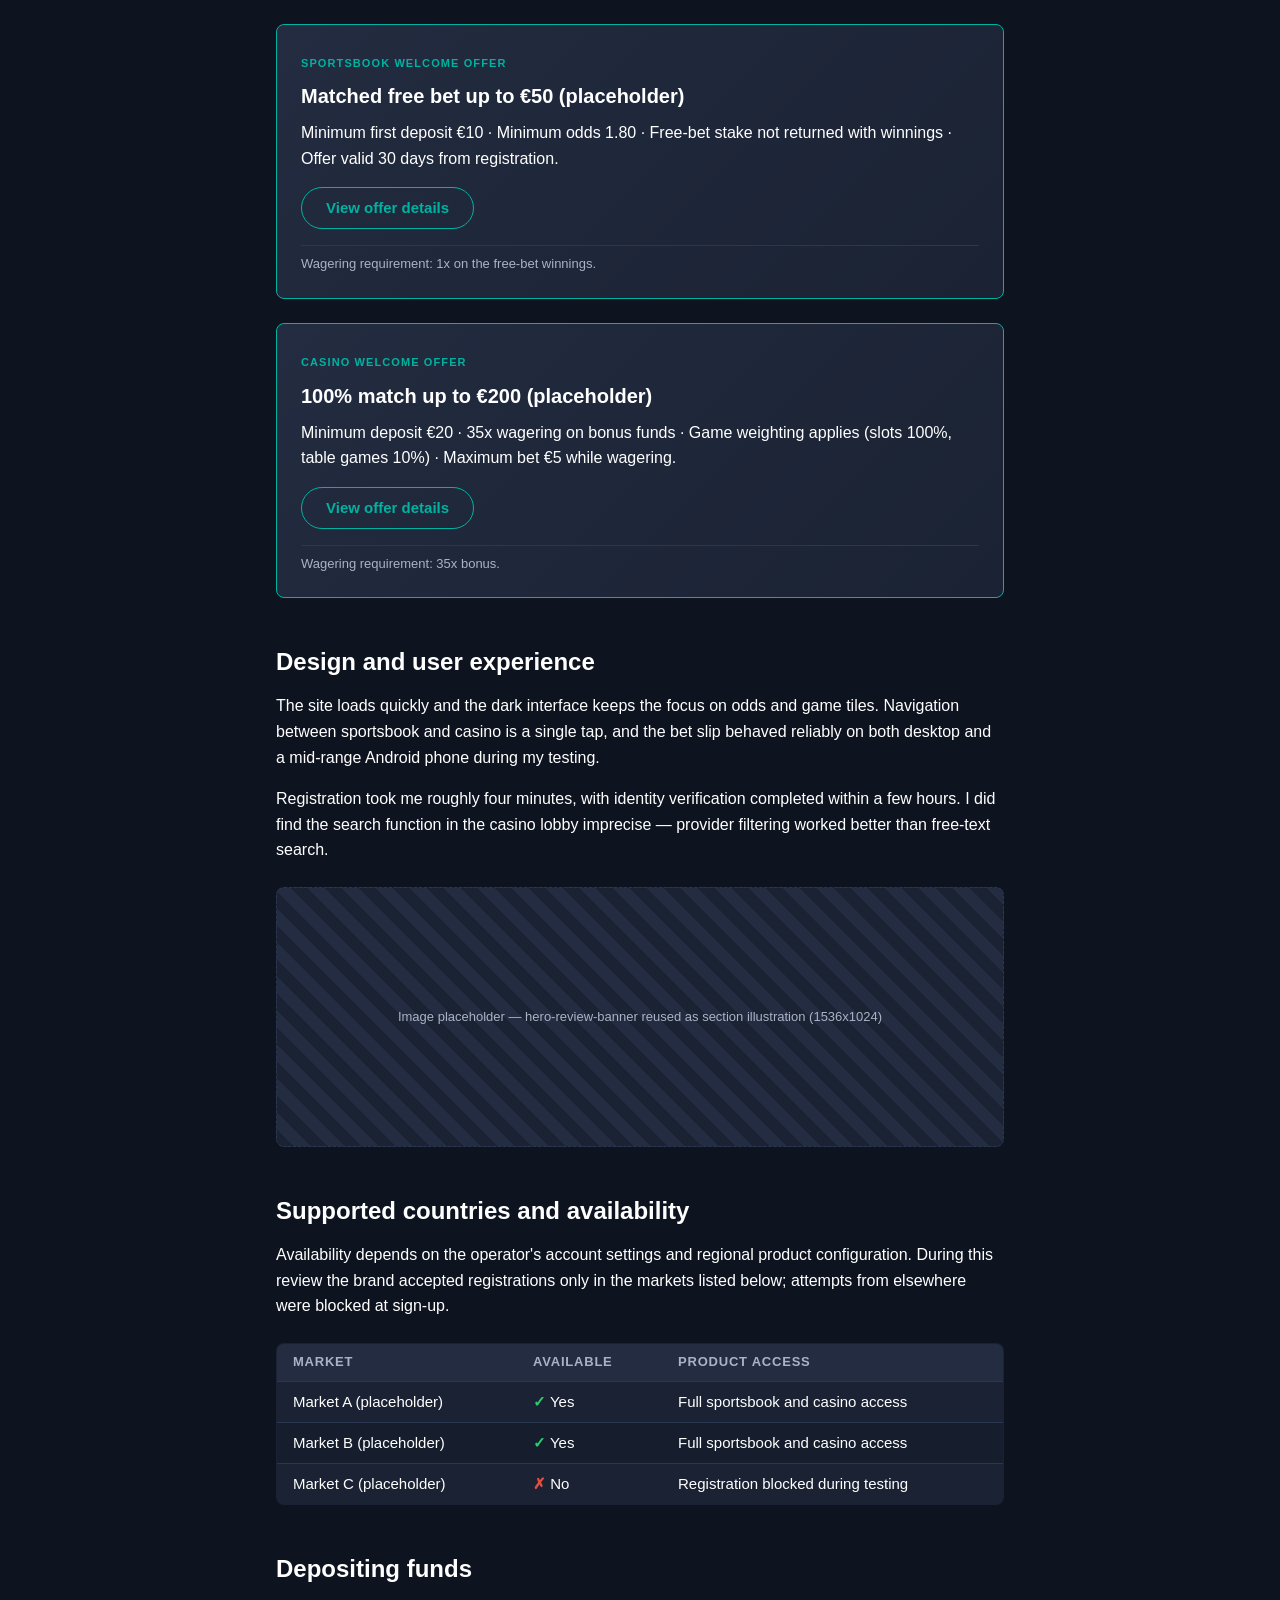
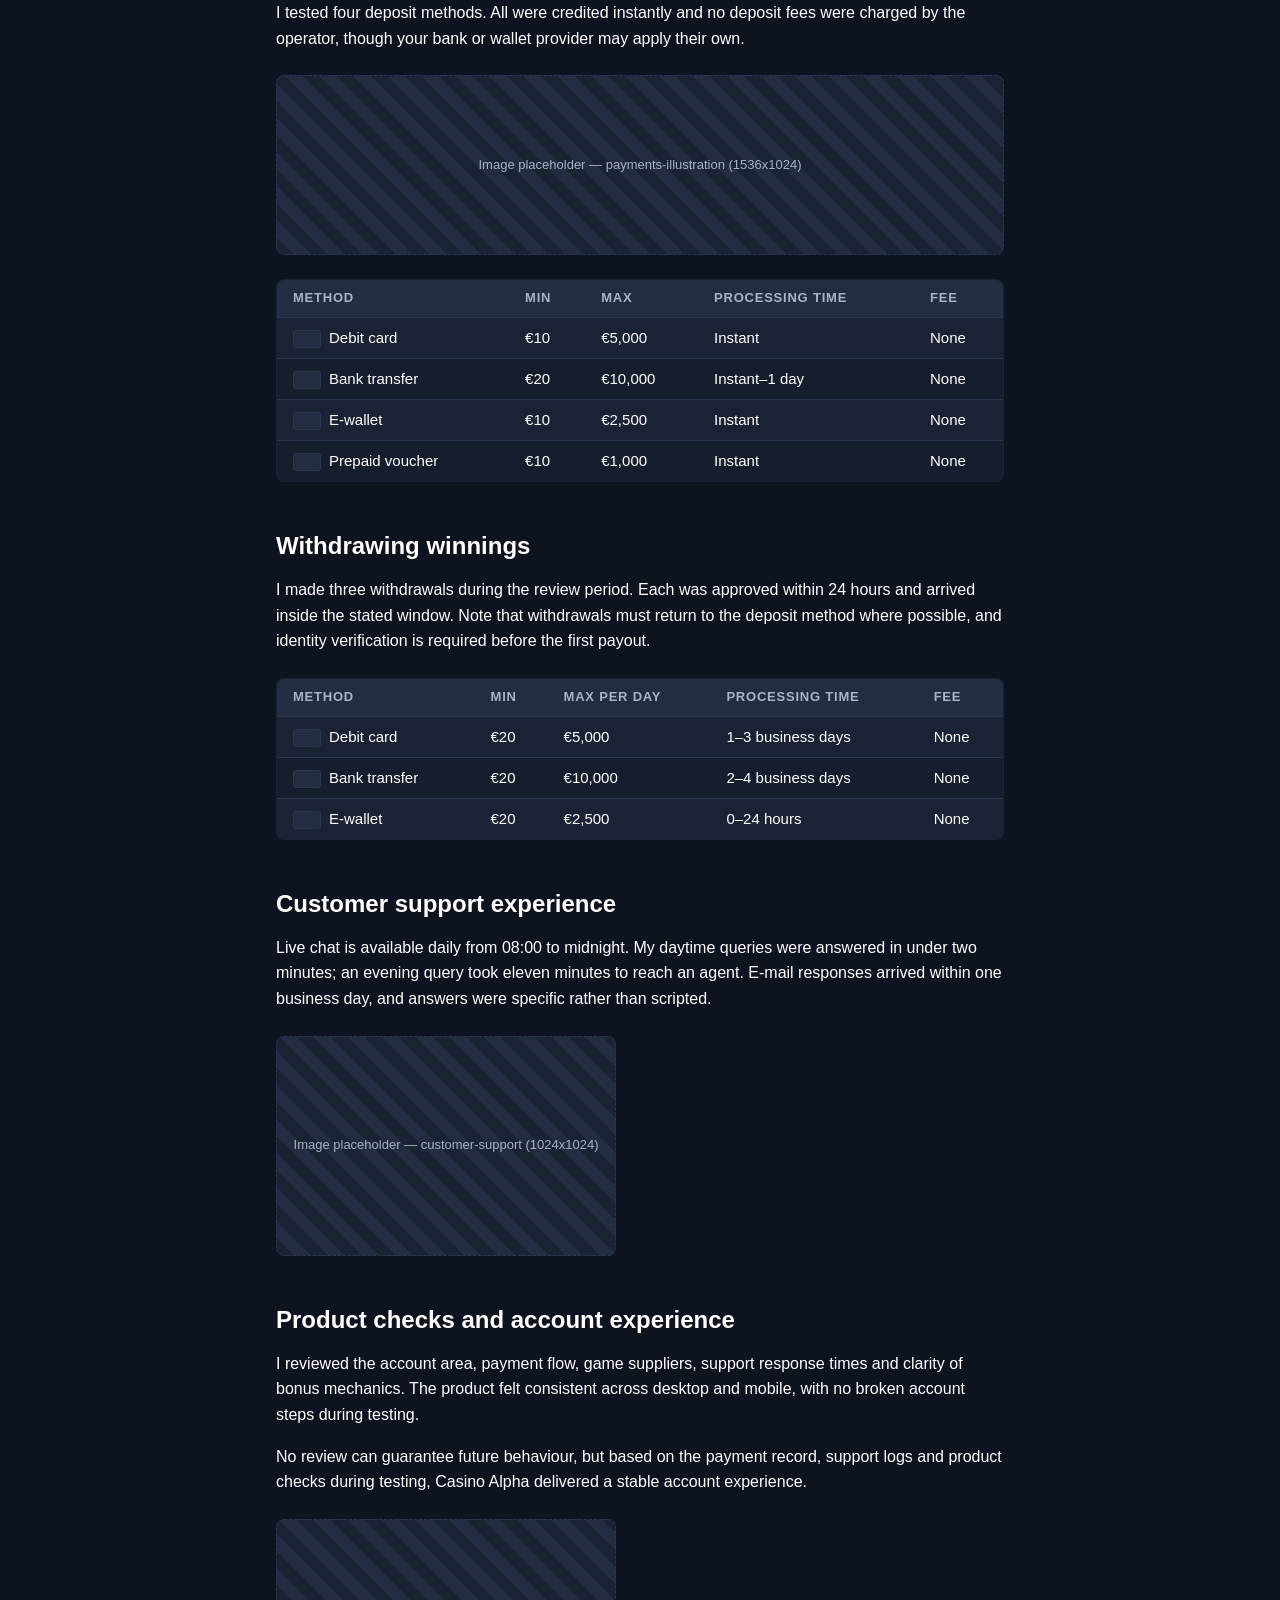
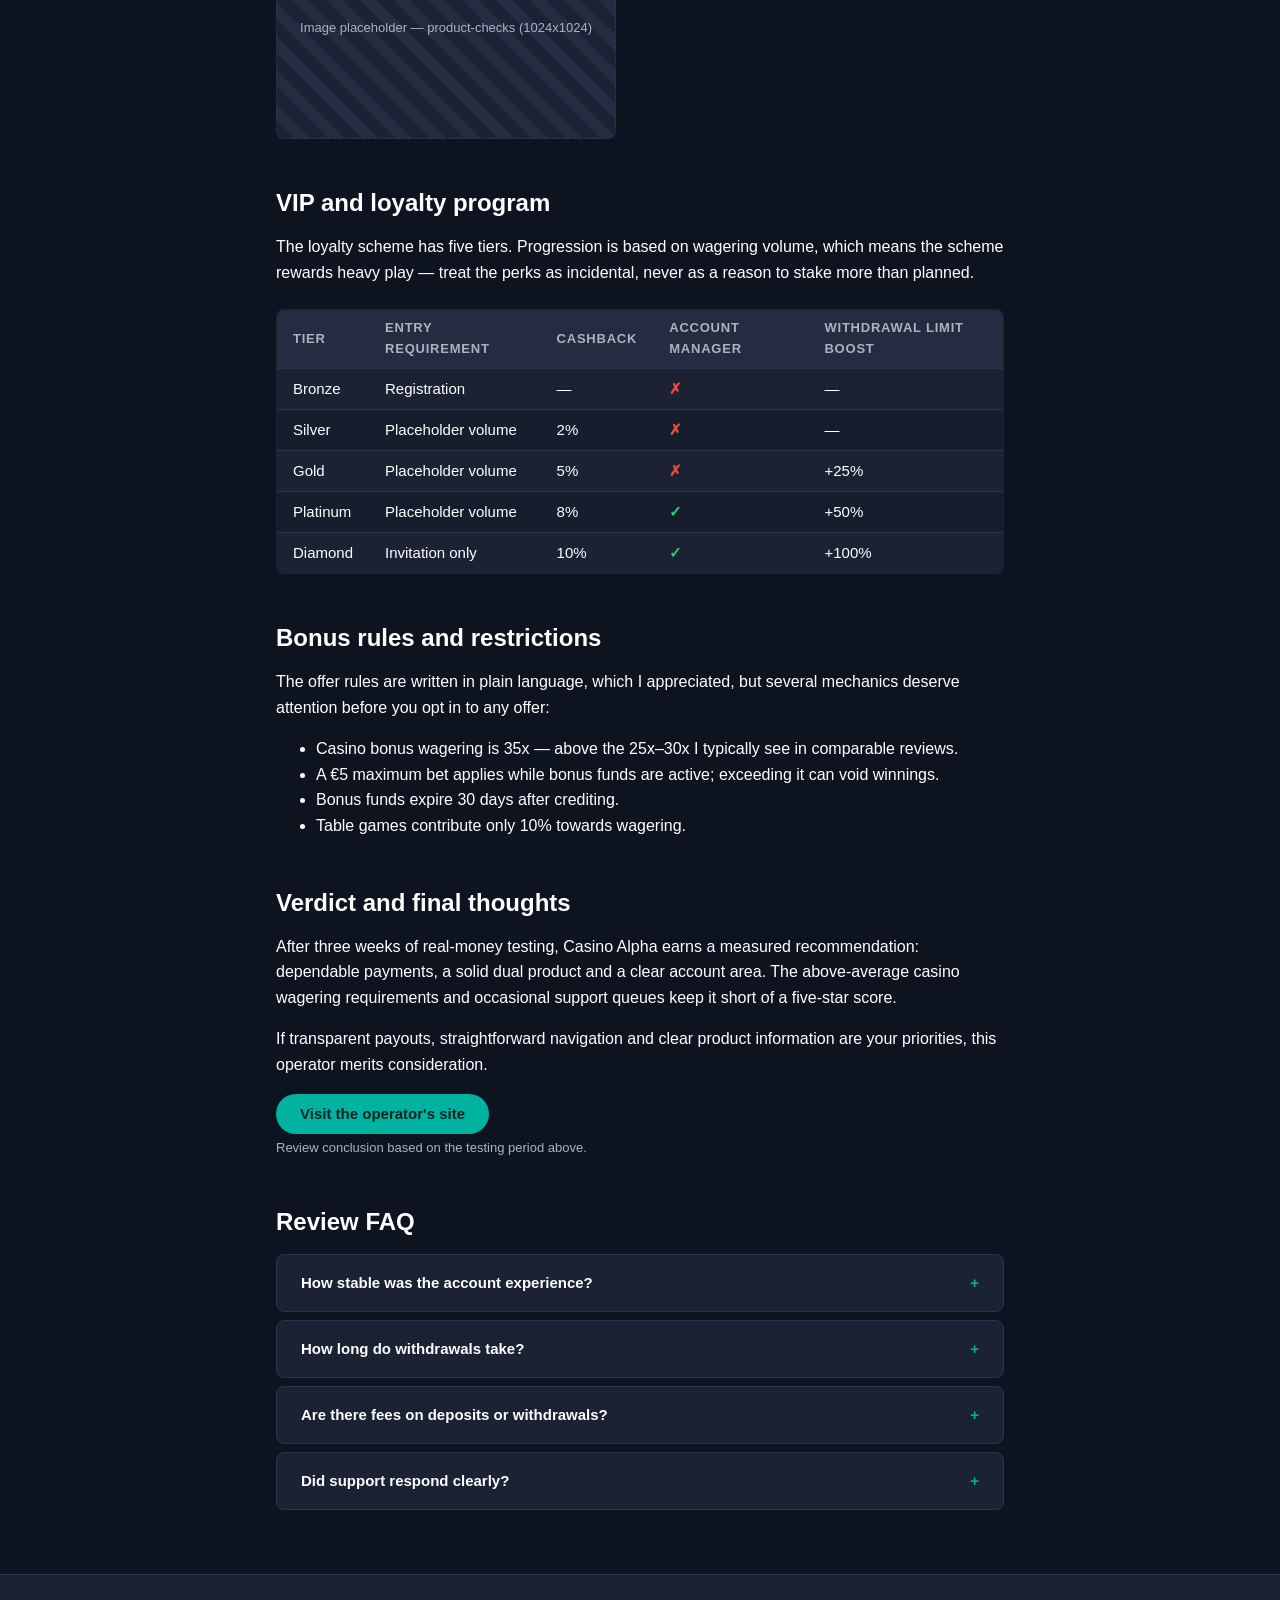
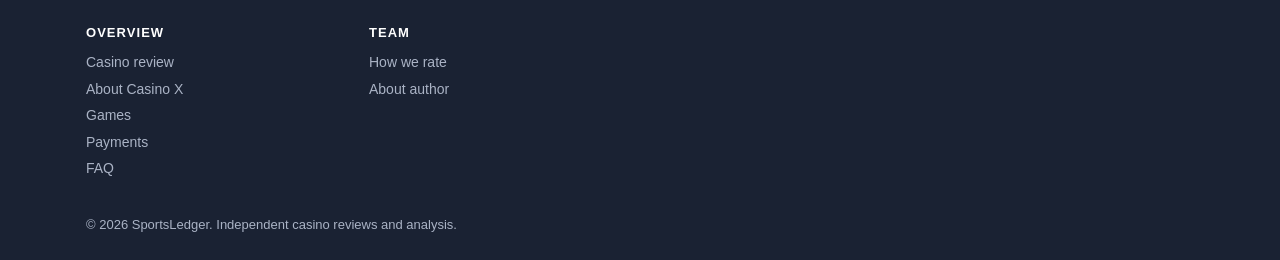
<file: operator-review.html>
<!DOCTYPE html>
<html lang="en">
<head>
  <meta charset="utf-8">
  <meta name="viewport" content="width=device-width, initial-scale=1">
  <title>Operator Review 2026 — Wireframe</title>
  <link rel="stylesheet" href="./style.css">
</head>
<body>

<header class="site-header">
  <div class="wrap">
    <a class="logo" href="./index.html">Sports<span class="logo-accent">Ledger</span></a>
    <nav class="main-nav" aria-label="Main navigation">
      <div class="nav-item">
        <a href="./index.html#casino-review">Overview <span class="caret">▾</span></a>
        <div class="dropdown">
          <a href="./index.html#casino-review">Casino review</a>
          <a href="./index.html#about-casino">About</a>
          <a href="./index.html#games">Games</a>
          <a href="./index.html#payments">Payments</a>
          <a href="./index.html#faq">FAQ</a>
        </div>
      </div>
      <div class="nav-item">
        <a href="./about-us.html#scoring-method">Team <span class="caret">▾</span></a>
        <div class="dropdown">
          <a href="./about-us.html#scoring-method">How we rate</a>
          <a href="./about-us.html#about-author">About author</a>
        </div>
      </div>
    </nav>
    <div class="utility-bar">
      <select class="utility-select" aria-label="Timezone"><option>GMT+1</option></select>
      <select class="utility-select" aria-label="Odds format"><option>Decimal</option></select>
    </div>
  </div>
</header>

<section class="page active" data-screen-label="Operator Review">

  <div class="hero">
    <div class="content-col">
      <h1>Operator Review 2026: Assessing the Legitimacy of the Operator</h1>
      <div class="byline">
        <span class="avatar" aria-hidden="true"></span>
        <span><span class="author-name">Alex Placeholder</span> · Senior Casino &amp; Sportsbook Analyst</span>
        <span>Last updated: 12 June 2026</span>
      </div>
      <div class="rating-badge">
        <span class="stars" aria-label="Rated 4 out of 5">★★★★<span class="star-off">★</span></span>
        <span class="score">4.0</span><span class="score-max">/ 5</span>
      </div>
      <p style="margin-top:16px">I spent three weeks with a real, verified account at Casino Alpha, depositing, betting and withdrawing across both the sportsbook and the casino. This review records exactly what I found — including the parts the operator would rather I left out.</p>
      <a class="btn" href="#" rel="nofollow">Visit the operator's site</a>
      <span class="cta-note">Research-first review based on account testing and documented notes.</span>
    </div>
  </div>

  <div class="content-col">

    <nav class="toc" aria-label="Table of contents">
      <p class="toc-title">On this page</p>
      <ol>
        <li><a href="#key-facts">Key facts</a></li>
        <li><a href="#welcome-offers">Welcome offers</a></li>
        <li><a href="#design-ux">Design and user experience</a></li>
        <li><a href="#countries">Supported countries</a></li>
        <li><a href="#deposits">Depositing funds</a></li>
        <li><a href="#withdrawals">Withdrawing winnings</a></li>
        <li><a href="#support">Customer support</a></li>
        <li><a href="#product-checks">Product checks</a></li>
        <li><a href="#vip">VIP and loyalty program</a></li>
        <li><a href="#bonus-rules">Bonus rules</a></li>
        <li><a href="#verdict">Verdict</a></li>
        <li><a href="#faq">Review FAQ</a></li>
      </ol>
    </nav>

    <h2 id="key-facts">Key facts</h2>
    <div class="table-wrap">
      <table class="key-facts">
        <tbody>
          <tr><th scope="row">Operator</th><td>Casino Alpha (placeholder brand)</td></tr>
          <tr><th scope="row">Founded</th><td>2018</td></tr>
          <tr><th scope="row">Review focus</th><td>Payments, support, product depth and account usability</td></tr>
          <tr><th scope="row">Verticals</th><td>Sportsbook, casino, live casino</td></tr>
          <tr><th scope="row">Minimum deposit</th><td>€10</td></tr>
          <tr><th scope="row">Withdrawal time tested</th><td>1–3 business days</td></tr>
          <tr><th scope="row">Support channels</th><td>Live chat, e-mail, help centre</td></tr>
        </tbody>
      </table>
    </div>
    <div class="pros-cons">
      <div class="pros">
        <h3>What I liked</h3>
        <ul>
          <li>Withdrawals consistently paid within the stated window</li>
          <li>Account area is clear and easy to navigate</li>
          <li>Offer rules are surfaced before opt-in</li>
        </ul>
      </div>
      <div class="cons">
        <h3>What could be better</h3>
        <ul>
          <li>Wagering requirements above the category average</li>
          <li>Live chat queue at peak evening hours</li>
          <li>Odds margins on smaller leagues are wide</li>
        </ul>
      </div>
    </div>

    <h2 id="welcome-offers">The welcome offers found during this review</h2>
    <p>At the time of testing, new customers could choose between a sportsbook offer and a casino offer. Both come with practical restrictions, so I summarise the key mechanics below exactly as I found them.</p>
    <div class="bonus-box">
      <span class="bonus-label">Sportsbook welcome offer</span>
      <p class="bonus-offer">Matched free bet up to €50 (placeholder)</p>
      <p class="bonus-rules">Minimum first deposit €10 · Minimum odds 1.80 · Free-bet stake not returned with winnings · Offer valid 30 days from registration.</p>
      <a class="btn btn-secondary" href="#" rel="nofollow">View offer details</a>
      <span class="small-print">Wagering requirement: 1x on the free-bet winnings.</span>
    </div>
    <div class="bonus-box">
      <span class="bonus-label">Casino welcome offer</span>
      <p class="bonus-offer">100% match up to €200 (placeholder)</p>
      <p class="bonus-rules">Minimum deposit €20 · 35x wagering on bonus funds · Game weighting applies (slots 100%, table games 10%) · Maximum bet €5 while wagering.</p>
      <a class="btn btn-secondary" href="#" rel="nofollow">View offer details</a>
      <span class="small-print">Wagering requirement: 35x bonus.</span>
    </div>

    <h2 id="design-ux">Design and user experience</h2>
    <p>The site loads quickly and the dark interface keeps the focus on odds and game tiles. Navigation between sportsbook and casino is a single tap, and the bet slip behaved reliably on both desktop and a mid-range Android phone during my testing.</p>
    <p>Registration took me roughly four minutes, with identity verification completed within a few hours. I did find the search function in the casino lobby imprecise — provider filtering worked better than free-text search.</p>
    <div class="ph ph-wide">Image placeholder — hero-review-banner reused as section illustration (1536x1024)</div>

    <h2 id="countries">Supported countries and availability</h2>
    <p>Availability depends on the operator's account settings and regional product configuration. During this review the brand accepted registrations only in the markets listed below; attempts from elsewhere were blocked at sign-up.</p>
    <div class="table-wrap">
      <table>
        <thead>
          <tr><th>Market</th><th>Available</th><th>Product access</th></tr>
        </thead>
        <tbody>
          <tr><td>Market A (placeholder)</td><td><span class="tick">✓</span> Yes</td><td>Full sportsbook and casino access</td></tr>
          <tr><td>Market B (placeholder)</td><td><span class="tick">✓</span> Yes</td><td>Full sportsbook and casino access</td></tr>
          <tr><td>Market C (placeholder)</td><td><span class="cross">✗</span> No</td><td>Registration blocked during testing</td></tr>
        </tbody>
      </table>
    </div>

    <h2 id="deposits">Depositing funds</h2>
    <p>I tested four deposit methods. All were credited instantly and no deposit fees were charged by the operator, though your bank or wallet provider may apply their own.</p>
    <div class="ph">Image placeholder — payments-illustration (1536x1024)</div>
    <div class="table-wrap">
      <table>
        <thead>
          <tr><th>Method</th><th>Min</th><th>Max</th><th>Processing time</th><th>Fee</th></tr>
        </thead>
        <tbody>
          <tr><td><span class="pay-icon" aria-hidden="true"></span>Debit card</td><td>€10</td><td>€5,000</td><td>Instant</td><td>None</td></tr>
          <tr><td><span class="pay-icon" aria-hidden="true"></span>Bank transfer</td><td>€20</td><td>€10,000</td><td>Instant–1 day</td><td>None</td></tr>
          <tr><td><span class="pay-icon" aria-hidden="true"></span>E-wallet</td><td>€10</td><td>€2,500</td><td>Instant</td><td>None</td></tr>
          <tr><td><span class="pay-icon" aria-hidden="true"></span>Prepaid voucher</td><td>€10</td><td>€1,000</td><td>Instant</td><td>None</td></tr>
        </tbody>
      </table>
    </div>

    <h2 id="withdrawals">Withdrawing winnings</h2>
    <p>I made three withdrawals during the review period. Each was approved within 24 hours and arrived inside the stated window. Note that withdrawals must return to the deposit method where possible, and identity verification is required before the first payout.</p>
    <div class="table-wrap">
      <table>
        <thead>
          <tr><th>Method</th><th>Min</th><th>Max per day</th><th>Processing time</th><th>Fee</th></tr>
        </thead>
        <tbody>
          <tr><td><span class="pay-icon" aria-hidden="true"></span>Debit card</td><td>€20</td><td>€5,000</td><td>1–3 business days</td><td>None</td></tr>
          <tr><td><span class="pay-icon" aria-hidden="true"></span>Bank transfer</td><td>€20</td><td>€10,000</td><td>2–4 business days</td><td>None</td></tr>
          <tr><td><span class="pay-icon" aria-hidden="true"></span>E-wallet</td><td>€20</td><td>€2,500</td><td>0–24 hours</td><td>None</td></tr>
        </tbody>
      </table>
    </div>

    <h2 id="support">Customer support experience</h2>
    <p>Live chat is available daily from 08:00 to midnight. My daytime queries were answered in under two minutes; an evening query took eleven minutes to reach an agent. E-mail responses arrived within one business day, and answers were specific rather than scripted.</p>
    <div class="ph ph-square">Image placeholder — customer-support (1024x1024)</div>

    <h2 id="product-checks">Product checks and account experience</h2>
    <p>I reviewed the account area, payment flow, game suppliers, support response times and clarity of bonus mechanics. The product felt consistent across desktop and mobile, with no broken account steps during testing.</p>
    <p>No review can guarantee future behaviour, but based on the payment record, support logs and product checks during testing, Casino Alpha delivered a stable account experience.</p>
    <div class="ph ph-square">Image placeholder — product-checks (1024x1024)</div>

    <h2 id="vip">VIP and loyalty program</h2>
    <p>The loyalty scheme has five tiers. Progression is based on wagering volume, which means the scheme rewards heavy play — treat the perks as incidental, never as a reason to stake more than planned.</p>
    <div class="table-wrap">
      <table>
        <thead>
          <tr><th>Tier</th><th>Entry requirement</th><th>Cashback</th><th>Account manager</th><th>Withdrawal limit boost</th></tr>
        </thead>
        <tbody>
          <tr><td>Bronze</td><td>Registration</td><td>—</td><td><span class="cross">✗</span></td><td>—</td></tr>
          <tr><td>Silver</td><td>Placeholder volume</td><td>2%</td><td><span class="cross">✗</span></td><td>—</td></tr>
          <tr><td>Gold</td><td>Placeholder volume</td><td>5%</td><td><span class="cross">✗</span></td><td>+25%</td></tr>
          <tr><td>Platinum</td><td>Placeholder volume</td><td>8%</td><td><span class="tick">✓</span></td><td>+50%</td></tr>
          <tr><td>Diamond</td><td>Invitation only</td><td>10%</td><td><span class="tick">✓</span></td><td>+100%</td></tr>
        </tbody>
      </table>
    </div>

    <h2 id="bonus-rules">Bonus rules and restrictions</h2>
    <p>The offer rules are written in plain language, which I appreciated, but several mechanics deserve attention before you opt in to any offer:</p>
    <ul>
      <li>Casino bonus wagering is 35x — above the 25x–30x I typically see in comparable reviews.</li>
      <li>A €5 maximum bet applies while bonus funds are active; exceeding it can void winnings.</li>
      <li>Bonus funds expire 30 days after crediting.</li>
      <li>Table games contribute only 10% towards wagering.</li>
    </ul>

    <h2 id="verdict">Verdict and final thoughts</h2>
    <p>After three weeks of real-money testing, Casino Alpha earns a measured recommendation: dependable payments, a solid dual product and a clear account area. The above-average casino wagering requirements and occasional support queues keep it short of a five-star score.</p>
    <p>If transparent payouts, straightforward navigation and clear product information are your priorities, this operator merits consideration.</p>
    <a class="btn" href="#" rel="nofollow">Visit the operator's site</a>
    <span class="cta-note">Review conclusion based on the testing period above.</span>

    <h2 id="faq">Review FAQ</h2>
    <div class="faq">
      <details>
        <summary>How stable was the account experience?</summary>
        <p>The account area, payment pages and product navigation worked consistently throughout the three-week testing period.</p>
      </details>
      <details>
        <summary>How long do withdrawals take?</summary>
        <p>My tested withdrawals arrived within one to three business days depending on the method, after a one-time identity verification.</p>
      </details>
      <details>
        <summary>Are there fees on deposits or withdrawals?</summary>
        <p>The operator charged no fees during testing; third-party providers such as banks or wallets may apply their own.</p>
      </details>
      <details>
        <summary>Did support respond clearly?</summary>
        <p>Yes. Live chat answered simple account questions quickly, while email responses took longer but were still clear enough to act on.</p>
      </details>
    </div>

  </div>
</section>

<footer class="site-footer">
  <div class="wrap">
    <div class="footer-cols">
      <div>
        <h3>Overview</h3>
        <ul>
          <li><a href="./index.html#casino-review">Casino review</a></li>
          <li><a href="./index.html#about-casino">About Casino X</a></li>
          <li><a href="./index.html#games">Games</a></li>
          <li><a href="./index.html#payments">Payments</a></li>
          <li><a href="./index.html#faq">FAQ</a></li>
        </ul>
      </div>
      <div>
        <h3>Team</h3>
        <ul>
          <li><a href="./about-us.html#scoring-method">How we rate</a></li>
          <li><a href="./about-us.html#about-author">About author</a></li>
        </ul>
      </div>
    </div>
    <div class="copyright-bar">
      <span>© 2026 SportsLedger. Independent casino reviews and analysis.</span>
    </div>
  </div>
</footer>

</body>
</html>
</file>
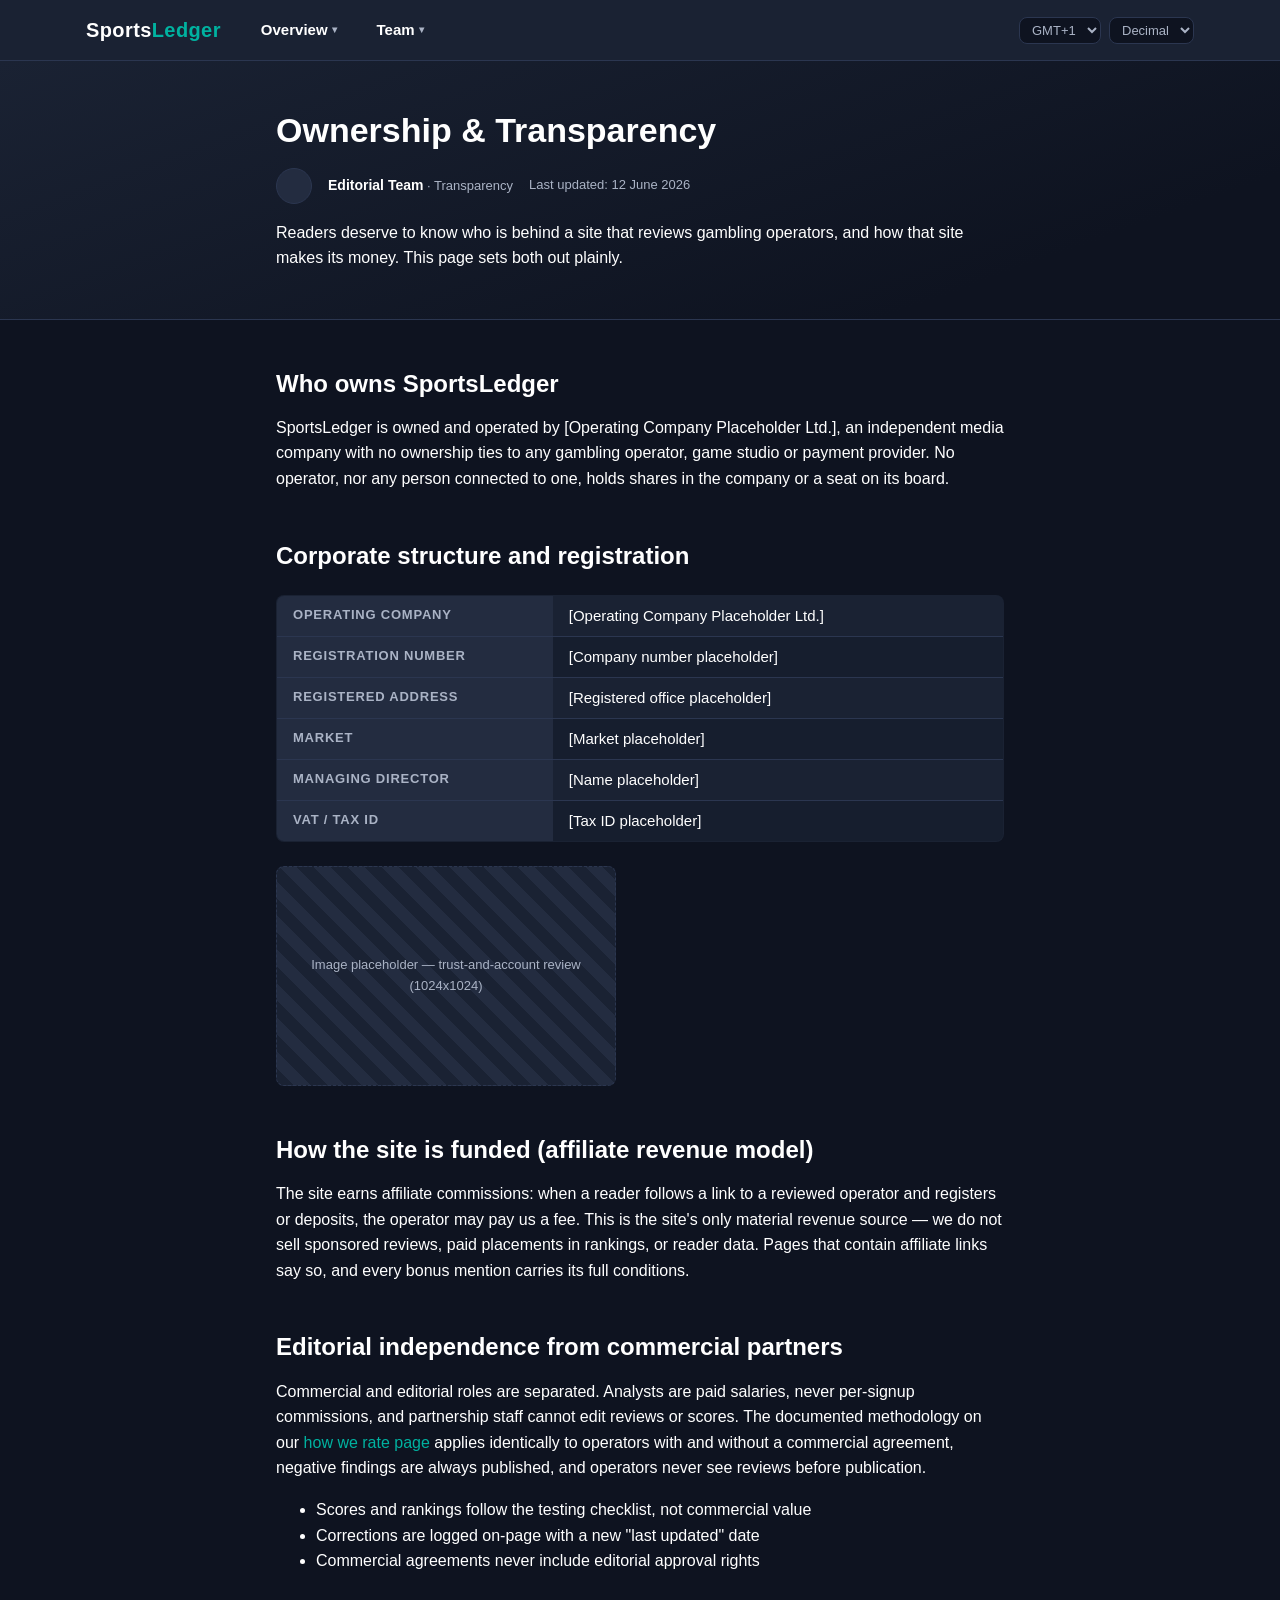
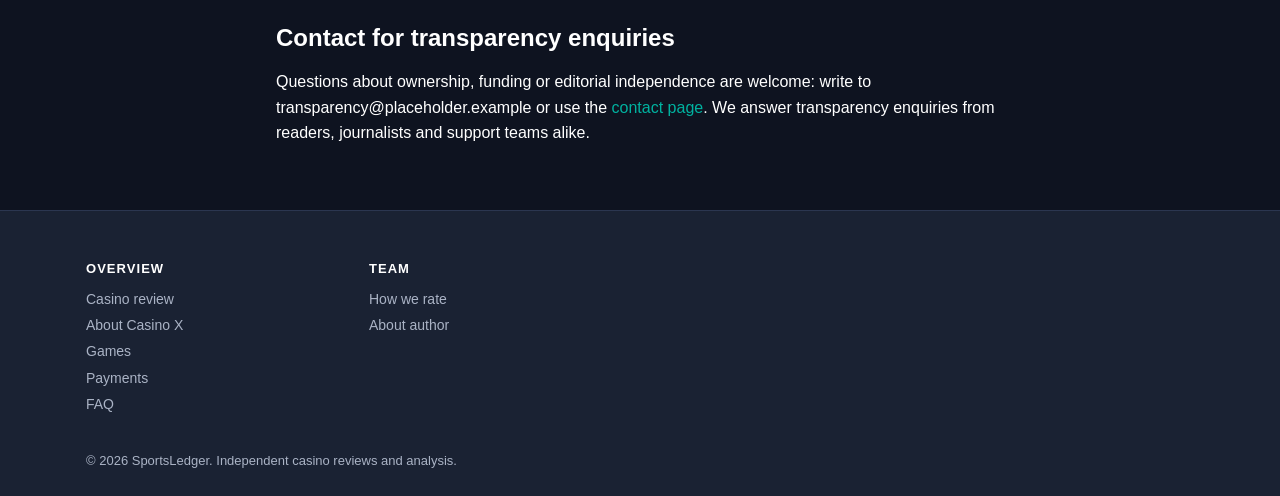
<file: ownership.html>
<!DOCTYPE html>
<html lang="en">
<head>
  <meta charset="utf-8">
  <meta name="viewport" content="width=device-width, initial-scale=1">
  <title>Ownership &amp; Transparency — Wireframe</title>
  <link rel="stylesheet" href="./style.css">
</head>
<body>

<header class="site-header">
  <div class="wrap">
    <a class="logo" href="./index.html">Sports<span class="logo-accent">Ledger</span></a>
    <nav class="main-nav" aria-label="Main navigation">
      <div class="nav-item">
        <a href="./index.html#casino-review">Overview <span class="caret">▾</span></a>
        <div class="dropdown">
          <a href="./index.html#casino-review">Casino review</a>
          <a href="./index.html#about-casino">About</a>
          <a href="./index.html#games">Games</a>
          <a href="./index.html#payments">Payments</a>
          <a href="./index.html#faq">FAQ</a>
        </div>
      </div>
      <div class="nav-item">
        <a href="./about-us.html#scoring-method">Team <span class="caret">▾</span></a>
        <div class="dropdown">
          <a href="./about-us.html#scoring-method">How we rate</a>
          <a href="./about-us.html#about-author">About author</a>
        </div>
      </div>
    </nav>
    <div class="utility-bar">
      <select class="utility-select" aria-label="Timezone"><option>GMT+1</option></select>
      <select class="utility-select" aria-label="Odds format"><option>Decimal</option></select>
    </div>
  </div>
</header>

<section class="page active" data-screen-label="Ownership &amp; Transparency">

  <div class="hero">
    <div class="content-col">
      <h1>Ownership &amp; Transparency</h1>
      <div class="byline">
        <span class="avatar" aria-hidden="true"></span>
        <span><span class="author-name">Editorial Team</span> · Transparency</span>
        <span>Last updated: 12 June 2026</span>
      </div>
      <p>Readers deserve to know who is behind a site that reviews gambling operators, and how that site makes its money. This page sets both out plainly.</p>
    </div>
  </div>

  <div class="content-col">

    <h2 id="who-owns">Who owns SportsLedger</h2>
    <p>SportsLedger is owned and operated by [Operating Company Placeholder Ltd.], an independent media company with no ownership ties to any gambling operator, game studio or payment provider. No operator, nor any person connected to one, holds shares in the company or a seat on its board.</p>

    <h2 id="corporate">Corporate structure and registration</h2>
    <div class="table-wrap">
      <table class="key-facts">
        <tbody>
          <tr><th scope="row">Operating company</th><td>[Operating Company Placeholder Ltd.]</td></tr>
          <tr><th scope="row">Registration number</th><td>[Company number placeholder]</td></tr>
          <tr><th scope="row">Registered address</th><td>[Registered office placeholder]</td></tr>
          <tr><th scope="row">Market</th><td>[Market placeholder]</td></tr>
          <tr><th scope="row">Managing director</th><td>[Name placeholder]</td></tr>
          <tr><th scope="row">VAT / tax ID</th><td>[Tax ID placeholder]</td></tr>
        </tbody>
      </table>
    </div>
    <div class="ph ph-square">Image placeholder — trust-and-account review (1024x1024)</div>

    <h2 id="funding">How the site is funded (affiliate revenue model)</h2>
    <p>The site earns affiliate commissions: when a reader follows a link to a reviewed operator and registers or deposits, the operator may pay us a fee. This is the site's only material revenue source — we do not sell sponsored reviews, paid placements in rankings, or reader data. Pages that contain affiliate links say so, and every bonus mention carries its full conditions.</p>

    <h2 id="independence">Editorial independence from commercial partners</h2>
    <p>Commercial and editorial roles are separated. Analysts are paid salaries, never per-signup commissions, and partnership staff cannot edit reviews or scores. The documented methodology on our <a href="./how-we-rate.html">how we rate page</a> applies identically to operators with and without a commercial agreement, negative findings are always published, and operators never see reviews before publication.</p>
    <ul>
      <li>Scores and rankings follow the testing checklist, not commercial value</li>
      <li>Corrections are logged on-page with a new "last updated" date</li>
      <li>Commercial agreements never include editorial approval rights</li>
    </ul>

    <h2 id="enquiries">Contact for transparency enquiries</h2>
    <p>Questions about ownership, funding or editorial independence are welcome: write to transparency@placeholder.example or use the <a href="./contact-us.html">contact page</a>. We answer transparency enquiries from readers, journalists and support teams alike.</p>

  </div>
</section>

<footer class="site-footer">
  <div class="wrap">
    <div class="footer-cols">
      <div>
        <h3>Overview</h3>
        <ul>
          <li><a href="./index.html#casino-review">Casino review</a></li>
          <li><a href="./index.html#about-casino">About Casino X</a></li>
          <li><a href="./index.html#games">Games</a></li>
          <li><a href="./index.html#payments">Payments</a></li>
          <li><a href="./index.html#faq">FAQ</a></li>
        </ul>
      </div>
      <div>
        <h3>Team</h3>
        <ul>
          <li><a href="./about-us.html#scoring-method">How we rate</a></li>
          <li><a href="./about-us.html#about-author">About author</a></li>
        </ul>
      </div>
    </div>
    <div class="copyright-bar">
      <span>© 2026 SportsLedger. Independent casino reviews and analysis.</span>
    </div>
  </div>
</footer>

</body>
</html>
</file>
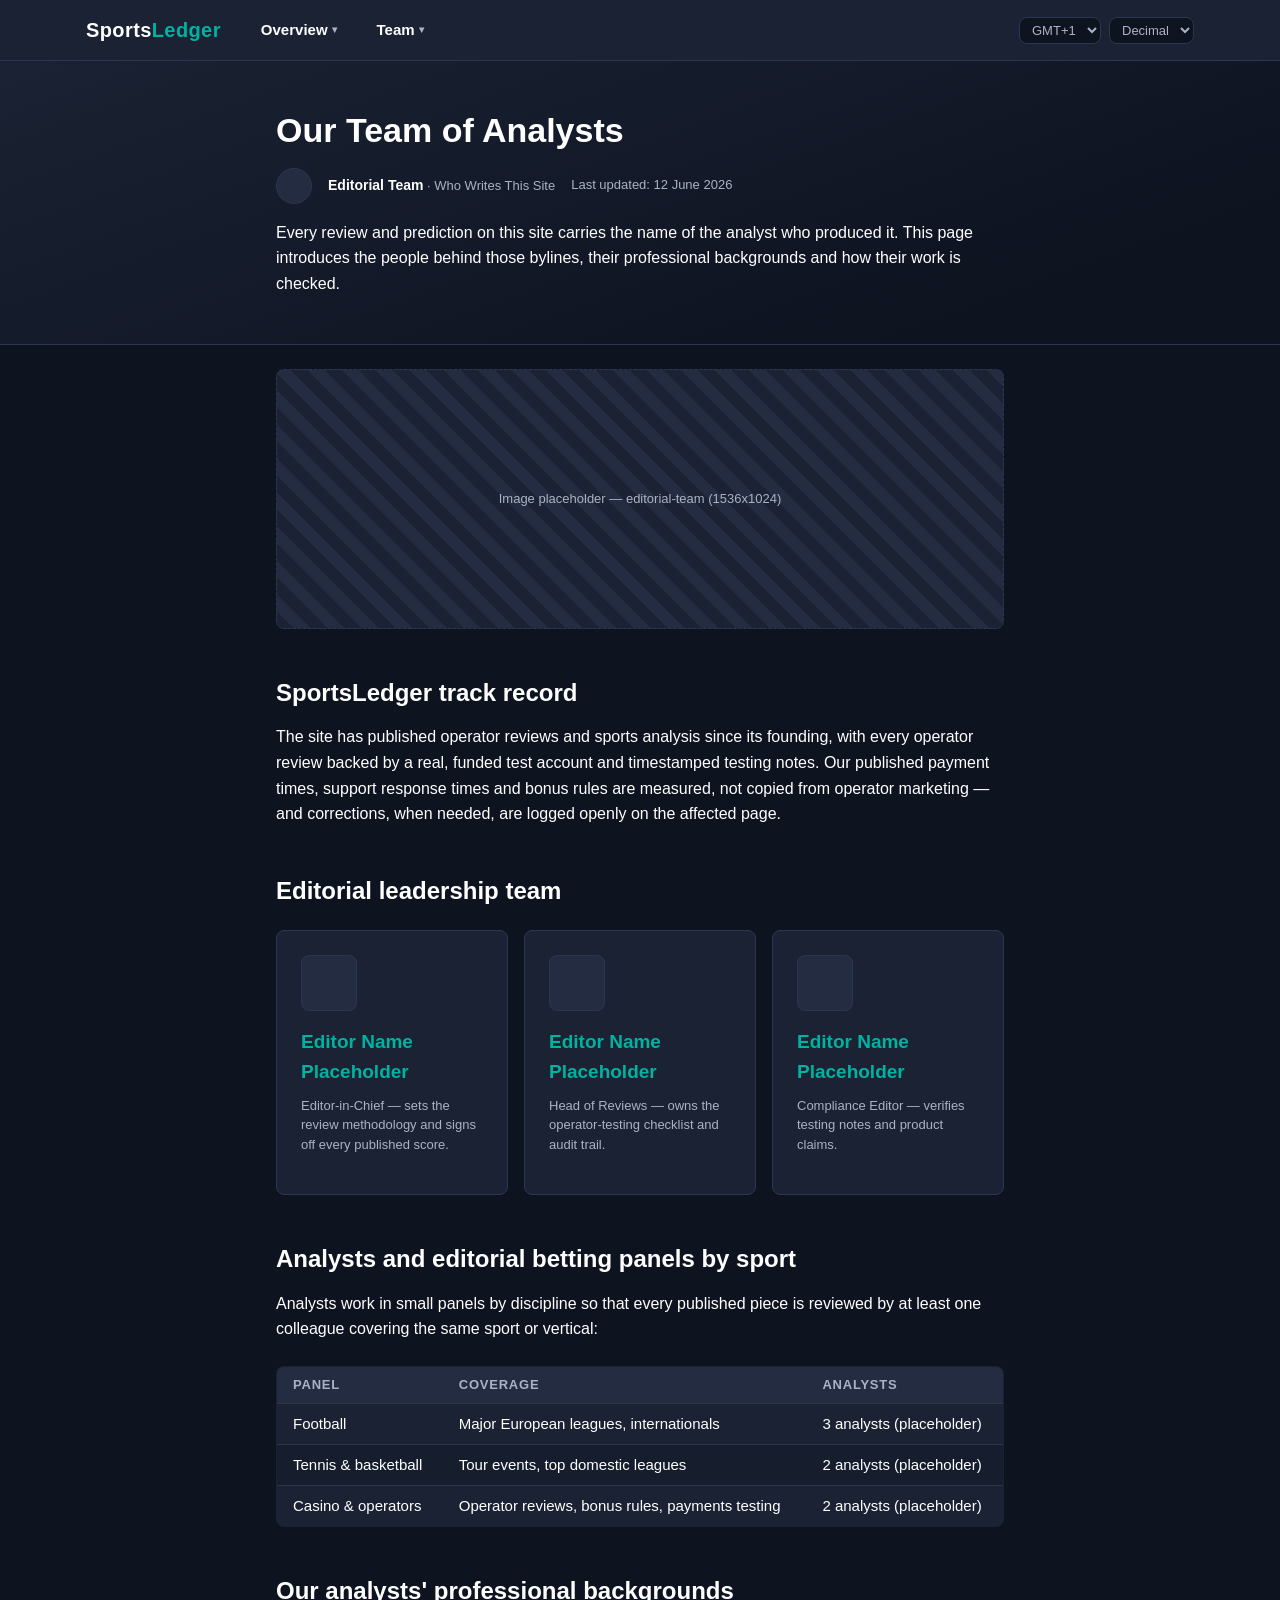
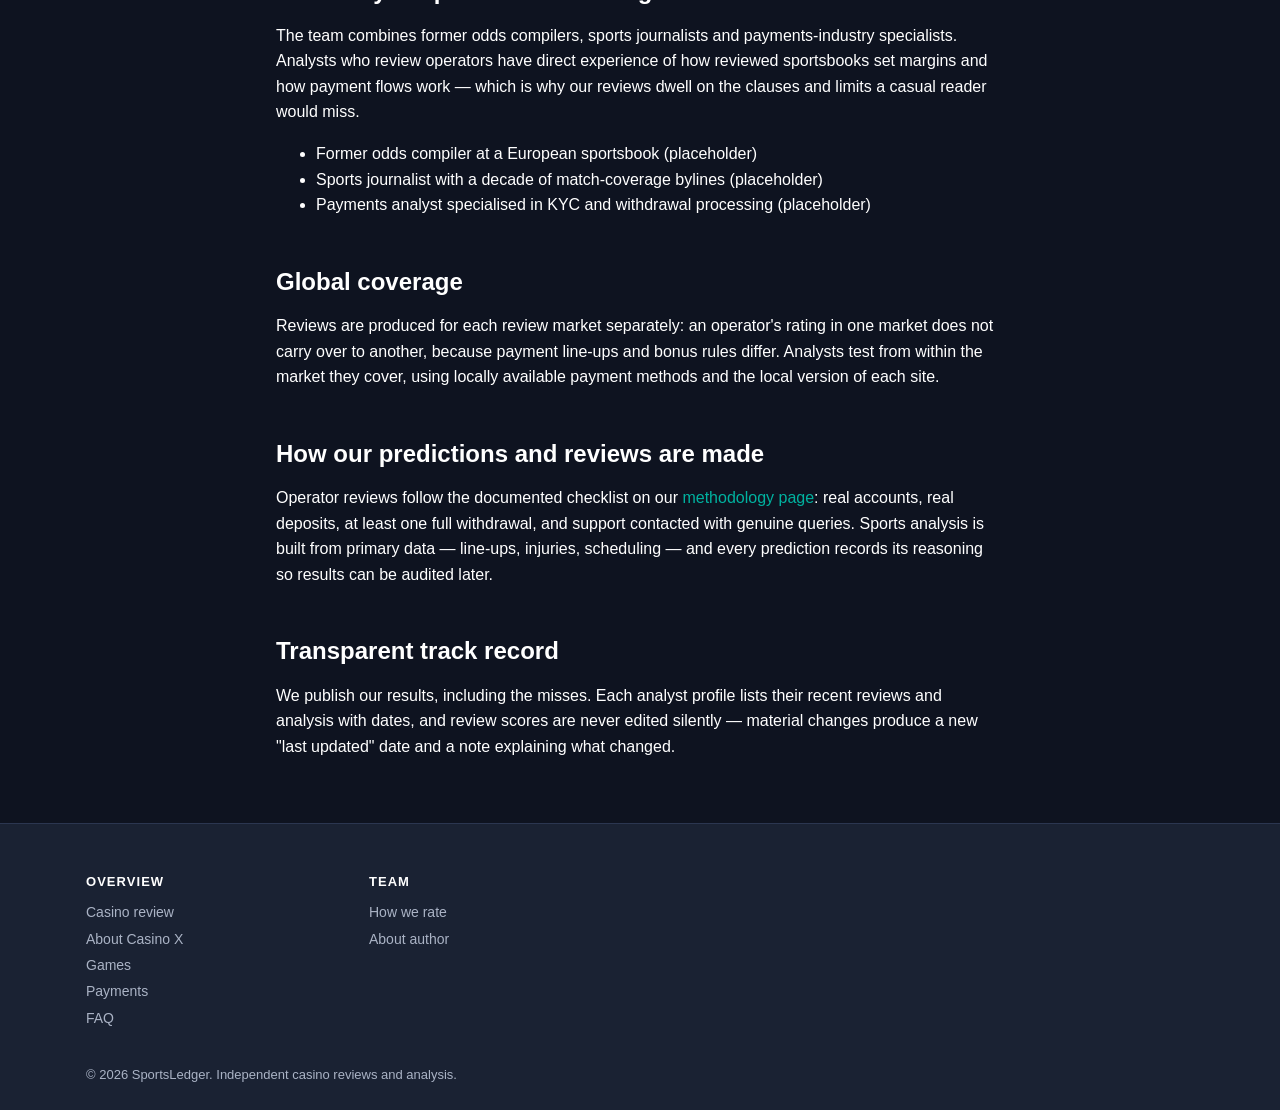
<file: writers.html>
<!DOCTYPE html>
<html lang="en">
<head>
  <meta charset="utf-8">
  <meta name="viewport" content="width=device-width, initial-scale=1">
  <title>Our Team of Analysts — Wireframe</title>
  <link rel="stylesheet" href="./style.css">
</head>
<body>

<header class="site-header">
  <div class="wrap">
    <a class="logo" href="./index.html">Sports<span class="logo-accent">Ledger</span></a>
    <nav class="main-nav" aria-label="Main navigation">
      <div class="nav-item">
        <a href="./index.html#casino-review">Overview <span class="caret">▾</span></a>
        <div class="dropdown">
          <a href="./index.html#casino-review">Casino review</a>
          <a href="./index.html#about-casino">About</a>
          <a href="./index.html#games">Games</a>
          <a href="./index.html#payments">Payments</a>
          <a href="./index.html#faq">FAQ</a>
        </div>
      </div>
      <div class="nav-item">
        <a href="./about-us.html#scoring-method">Team <span class="caret">▾</span></a>
        <div class="dropdown">
          <a href="./about-us.html#scoring-method">How we rate</a>
          <a href="./about-us.html#about-author">About author</a>
        </div>
      </div>
    </nav>
    <div class="utility-bar">
      <select class="utility-select" aria-label="Timezone"><option>GMT+1</option></select>
      <select class="utility-select" aria-label="Odds format"><option>Decimal</option></select>
    </div>
  </div>
</header>

<section class="page active" data-screen-label="Our Analysts">

  <div class="hero">
    <div class="content-col">
      <h1>Our Team of Analysts</h1>
      <div class="byline">
        <span class="avatar" aria-hidden="true"></span>
        <span><span class="author-name">Editorial Team</span> · Who Writes This Site</span>
        <span>Last updated: 12 June 2026</span>
      </div>
      <p>Every review and prediction on this site carries the name of the analyst who produced it. This page introduces the people behind those bylines, their professional backgrounds and how their work is checked.</p>
    </div>
  </div>

  <div class="content-col">

    <div class="ph ph-wide">Image placeholder — editorial-team (1536x1024)</div>

    <h2 id="track-record">SportsLedger track record</h2>
    <p>The site has published operator reviews and sports analysis since its founding, with every operator review backed by a real, funded test account and timestamped testing notes. Our published payment times, support response times and bonus rules are measured, not copied from operator marketing — and corrections, when needed, are logged openly on the affected page.</p>

    <h2 id="leadership">Editorial leadership team</h2>
    <div class="card-grid">
      <article class="card review-card">
        <span class="brand-mark" aria-hidden="true"></span>
        <div>
          <h3><a href="./writers/author-profile.html">Editor Name Placeholder</a></h3>
          <p class="muted">Editor-in-Chief — sets the review methodology and signs off every published score.</p>
        </div>
      </article>
      <article class="card review-card">
        <span class="brand-mark" aria-hidden="true"></span>
        <div>
          <h3><a href="./writers/author-profile.html">Editor Name Placeholder</a></h3>
          <p class="muted">Head of Reviews — owns the operator-testing checklist and audit trail.</p>
        </div>
      </article>
      <article class="card review-card">
        <span class="brand-mark" aria-hidden="true"></span>
        <div>
          <h3><a href="./writers/author-profile.html">Editor Name Placeholder</a></h3>
          <p class="muted">Compliance Editor — verifies testing notes and product claims.</p>
        </div>
      </article>
    </div>

    <h2 id="panels">Analysts and editorial betting panels by sport</h2>
    <p>Analysts work in small panels by discipline so that every published piece is reviewed by at least one colleague covering the same sport or vertical:</p>
    <div class="table-wrap">
      <table>
        <thead>
          <tr><th>Panel</th><th>Coverage</th><th>Analysts</th></tr>
        </thead>
        <tbody>
          <tr><td>Football</td><td>Major European leagues, internationals</td><td>3 analysts (placeholder)</td></tr>
          <tr><td>Tennis &amp; basketball</td><td>Tour events, top domestic leagues</td><td>2 analysts (placeholder)</td></tr>
          <tr><td>Casino &amp; operators</td><td>Operator reviews, bonus rules, payments testing</td><td>2 analysts (placeholder)</td></tr>
        </tbody>
      </table>
    </div>

    <h2 id="backgrounds">Our analysts' professional backgrounds</h2>
    <p>The team combines former odds compilers, sports journalists and payments-industry specialists. Analysts who review operators have direct experience of how reviewed sportsbooks set margins and how payment flows work — which is why our reviews dwell on the clauses and limits a casual reader would miss.</p>
    <ul>
      <li>Former odds compiler at a European sportsbook (placeholder)</li>
      <li>Sports journalist with a decade of match-coverage bylines (placeholder)</li>
      <li>Payments analyst specialised in KYC and withdrawal processing (placeholder)</li>
    </ul>

    <h2 id="coverage">Global coverage</h2>
    <p>Reviews are produced for each review market separately: an operator's rating in one market does not carry over to another, because payment line-ups and bonus rules differ. Analysts test from within the market they cover, using locally available payment methods and the local version of each site.</p>

    <h2 id="how-made">How our predictions and reviews are made</h2>
    <p>Operator reviews follow the documented checklist on our <a href="./how-we-rate.html">methodology page</a>: real accounts, real deposits, at least one full withdrawal, and support contacted with genuine queries. Sports analysis is built from primary data — line-ups, injuries, scheduling — and every prediction records its reasoning so results can be audited later.</p>

    <h2 id="transparency">Transparent track record</h2>
    <p>We publish our results, including the misses. Each analyst profile lists their recent reviews and analysis with dates, and review scores are never edited silently — material changes produce a new "last updated" date and a note explaining what changed.</p>

  </div>
</section>

<footer class="site-footer">
  <div class="wrap">
    <div class="footer-cols">
      <div>
        <h3>Overview</h3>
        <ul>
          <li><a href="./index.html#casino-review">Casino review</a></li>
          <li><a href="./index.html#about-casino">About Casino X</a></li>
          <li><a href="./index.html#games">Games</a></li>
          <li><a href="./index.html#payments">Payments</a></li>
          <li><a href="./index.html#faq">FAQ</a></li>
        </ul>
      </div>
      <div>
        <h3>Team</h3>
        <ul>
          <li><a href="./about-us.html#scoring-method">How we rate</a></li>
          <li><a href="./about-us.html#about-author">About author</a></li>
        </ul>
      </div>
    </div>
    <div class="copyright-bar">
      <span>© 2026 SportsLedger. Independent casino reviews and analysis.</span>
    </div>
  </div>
</footer>

</body>
</html>
</file>
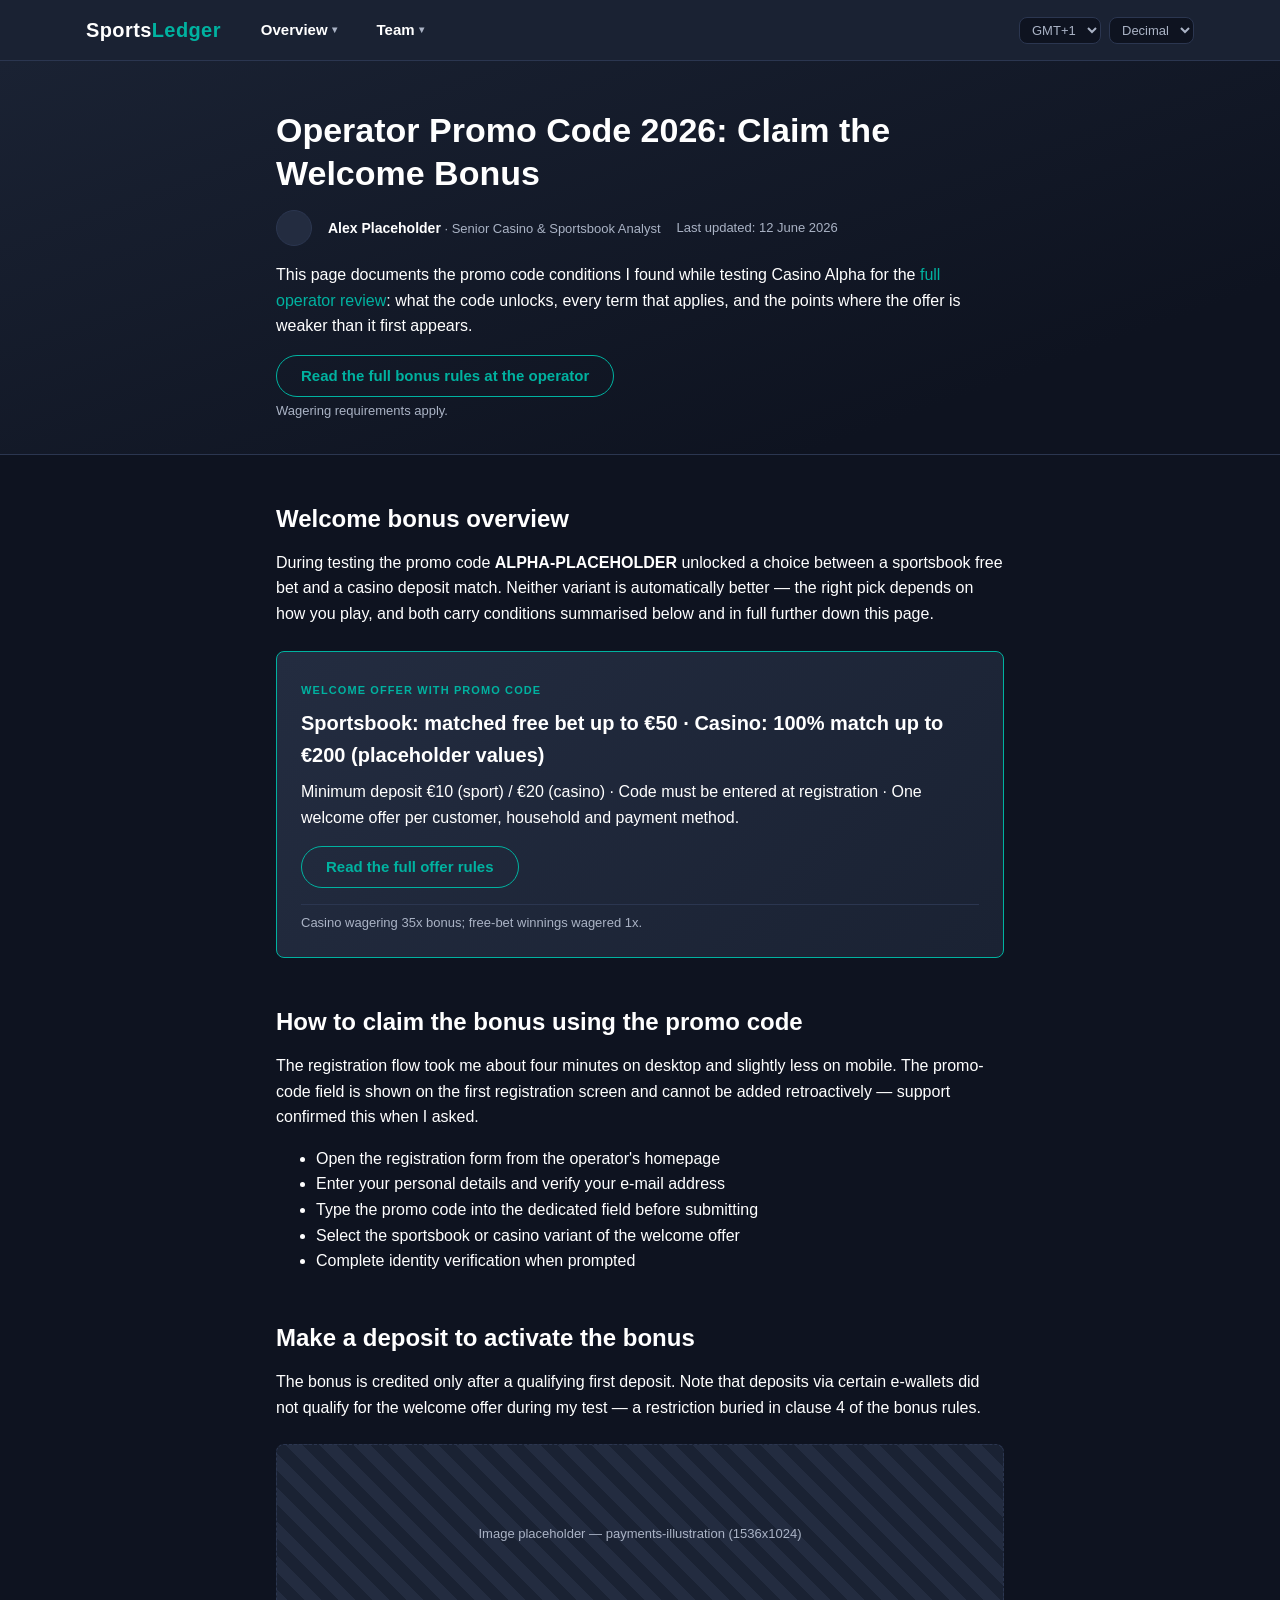
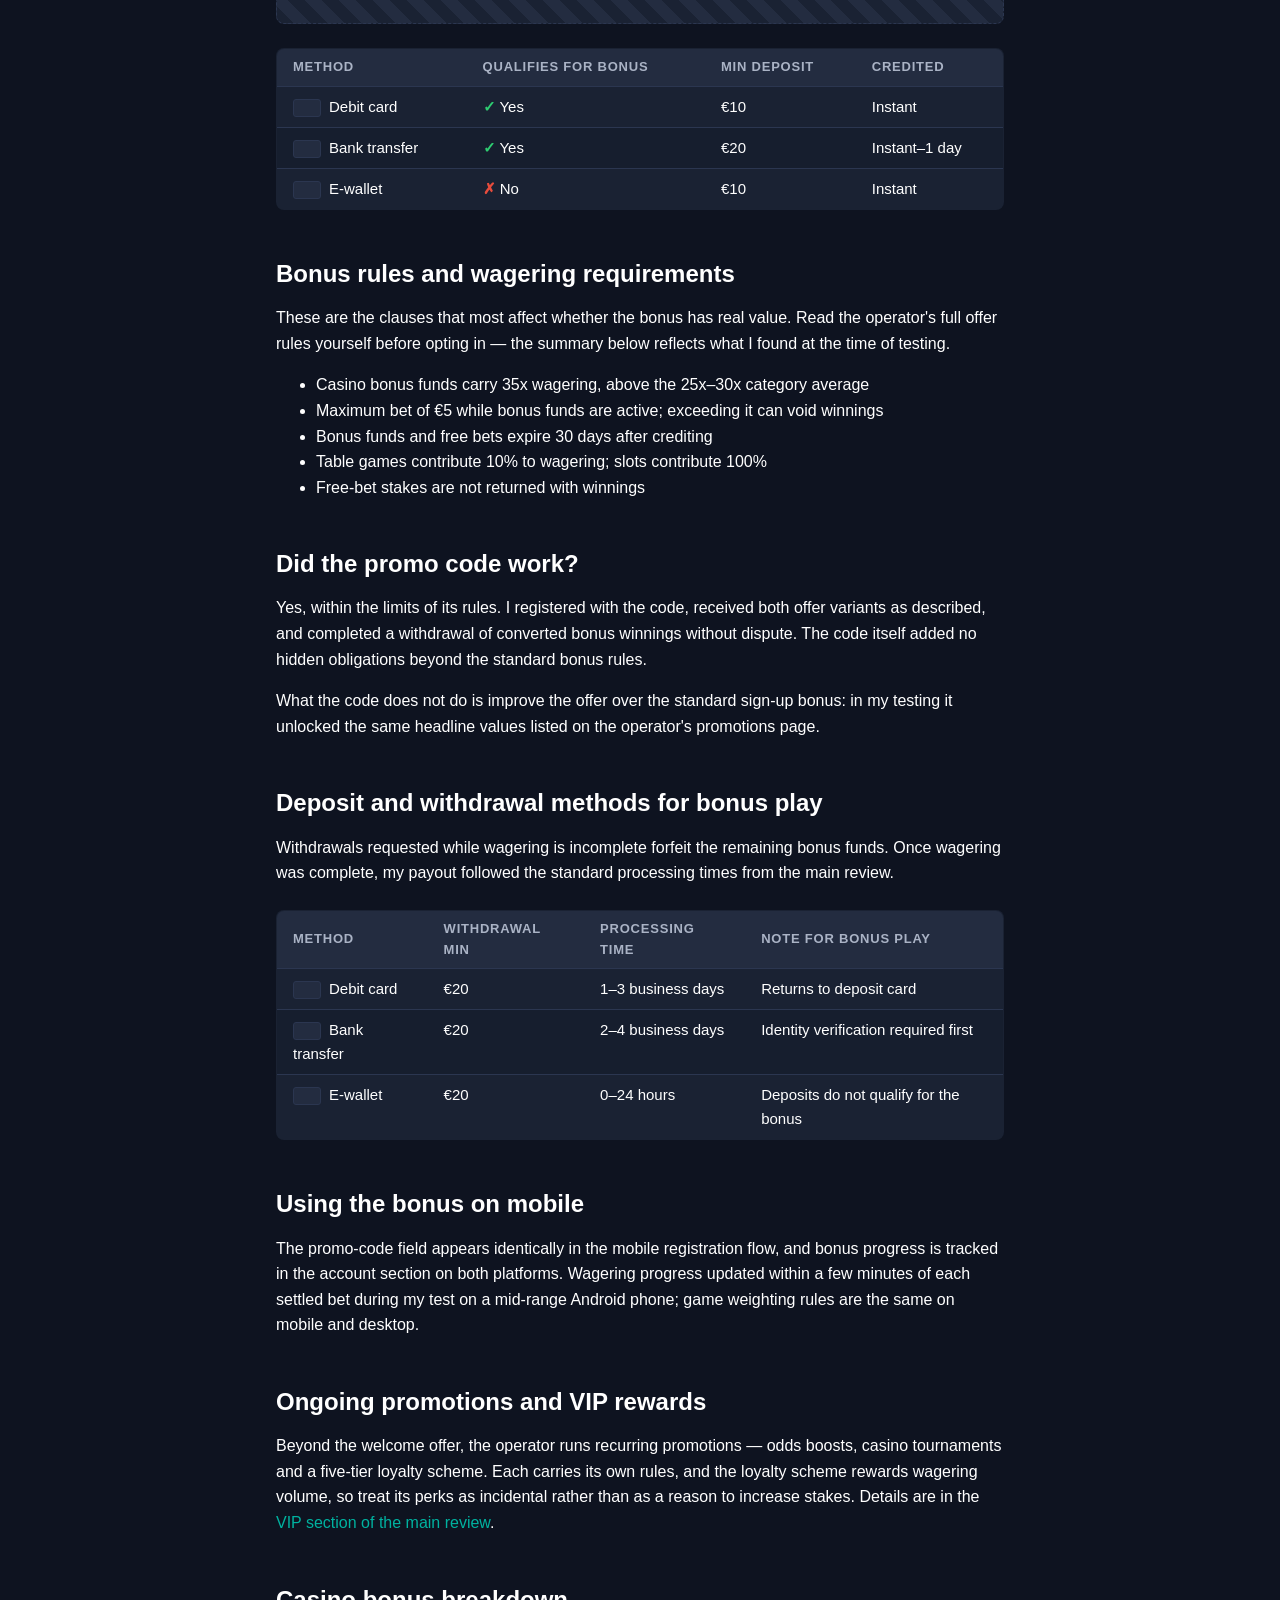
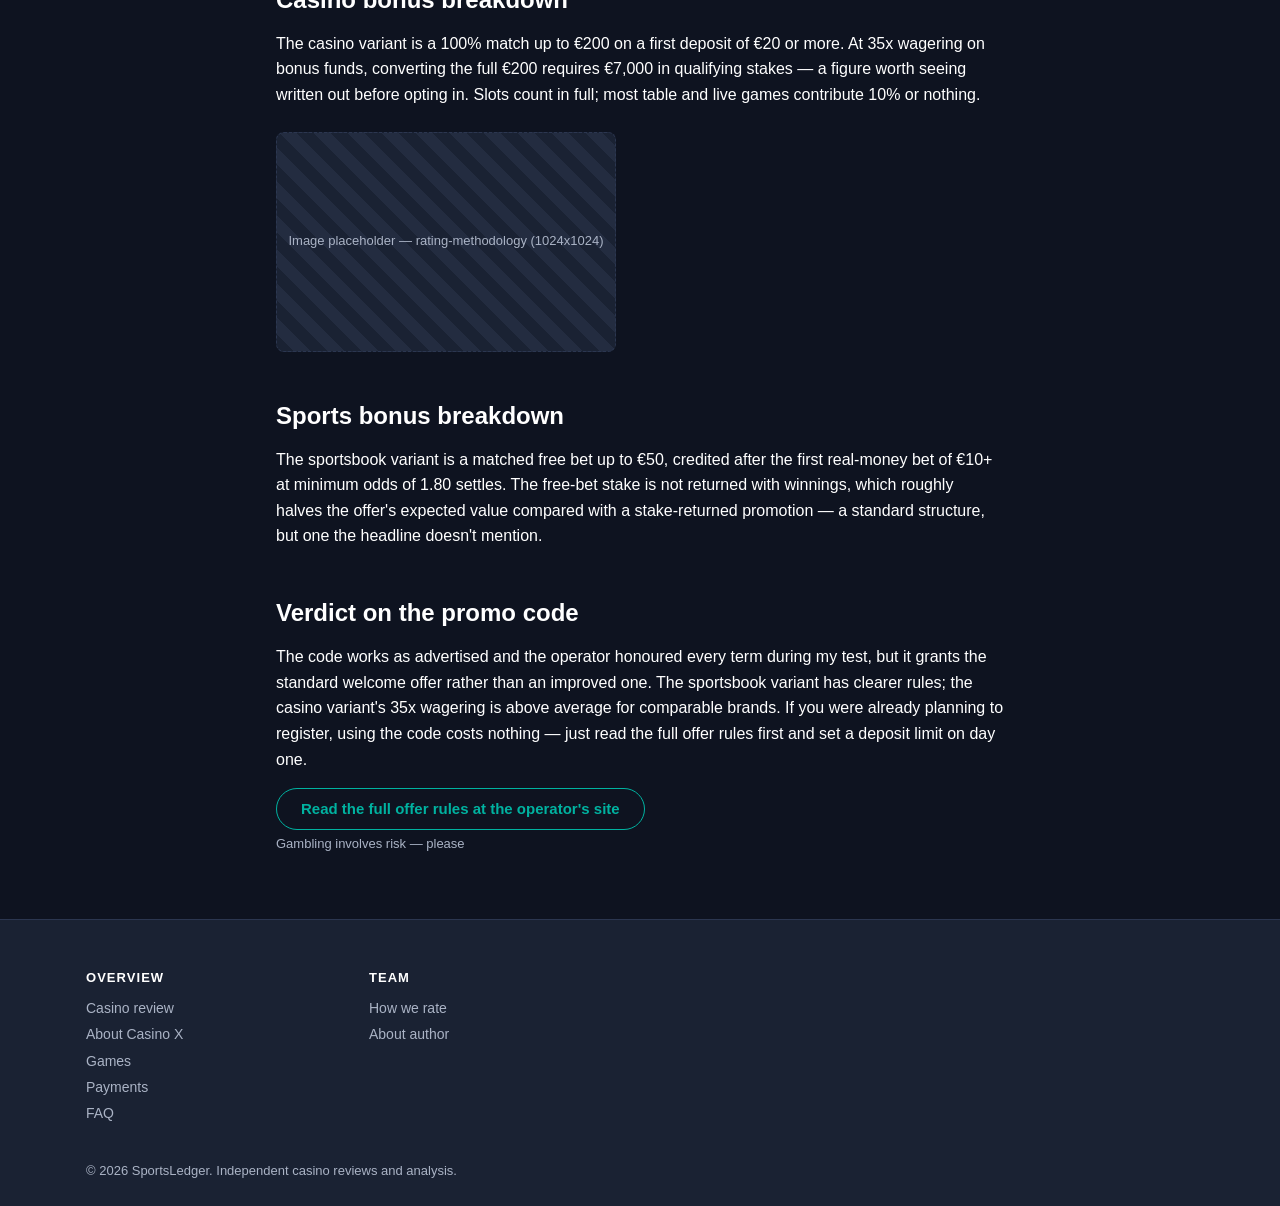
<file: review/promo-code.html>
<!DOCTYPE html>
<html lang="en">
<head>
  <meta charset="utf-8">
  <meta name="viewport" content="width=device-width, initial-scale=1">
  <title>Operator Promo Code 2026 — Wireframe</title>
  <link rel="stylesheet" href="../style.css">
</head>
<body>

<header class="site-header">
  <div class="wrap">
    <a class="logo" href="../index.html">Sports<span class="logo-accent">Ledger</span></a>
    <nav class="main-nav" aria-label="Main navigation">
      <div class="nav-item">
        <a href="../index.html#casino-review">Overview <span class="caret">▾</span></a>
        <div class="dropdown">
          <a href="../index.html#casino-review">Casino review</a>
          <a href="../index.html#about-casino">About</a>
          <a href="../index.html#games">Games</a>
          <a href="../index.html#payments">Payments</a>
          <a href="../index.html#faq">FAQ</a>
        </div>
      </div>
      <div class="nav-item">
        <a href="../about-us.html#scoring-method">Team <span class="caret">▾</span></a>
        <div class="dropdown">
          <a href="../about-us.html#scoring-method">How we rate</a>
          <a href="../about-us.html#about-author">About author</a>
        </div>
      </div>
    </nav>
    <div class="utility-bar">
      <select class="utility-select" aria-label="Timezone"><option>GMT+1</option></select>
      <select class="utility-select" aria-label="Odds format"><option>Decimal</option></select>
    </div>
  </div>
</header>

<section class="page active" data-screen-label="Promo Code">

  <div class="hero">
    <div class="content-col">
      <h1>Operator Promo Code 2026: Claim the Welcome Bonus</h1>
      <div class="byline">
        <span class="avatar" aria-hidden="true"></span>
        <span><span class="author-name">Alex Placeholder</span> · Senior Casino &amp; Sportsbook Analyst</span>
        <span>Last updated: 12 June 2026</span>
      </div>
      <p>This page documents the promo code conditions I found while testing Casino Alpha for the <a href="../operator-review.html">full operator review</a>: what the code unlocks, every term that applies, and the points where the offer is weaker than it first appears.</p>
      <a class="btn btn-secondary" href="#" rel="nofollow">Read the full bonus rules at the operator</a>
      <span class="cta-note">Wagering requirements apply. </span>
    </div>
  </div>

  <div class="content-col">

    <h2 id="overview">Welcome bonus overview</h2>
    <p>During testing the promo code <strong>ALPHA-PLACEHOLDER</strong> unlocked a choice between a sportsbook free bet and a casino deposit match. Neither variant is automatically better — the right pick depends on how you play, and both carry conditions summarised below and in full further down this page.</p>
    <div class="bonus-box">
      <span class="bonus-label">Welcome offer with promo code</span>
      <p class="bonus-offer">Sportsbook: matched free bet up to €50 · Casino: 100% match up to €200 (placeholder values)</p>
      <p class="bonus-rules">Minimum deposit €10 (sport) / €20 (casino) · Code must be entered at registration · One welcome offer per customer, household and payment method.</p>
      <a class="btn btn-secondary" href="#" rel="nofollow">Read the full offer rules</a>
      <span class="small-print">Casino wagering 35x bonus; free-bet winnings wagered 1x. </span>
    </div>

    <h2 id="how-to-claim">How to claim the bonus using the promo code</h2>
    <p>The registration flow took me about four minutes on desktop and slightly less on mobile. The promo-code field is shown on the first registration screen and cannot be added retroactively — support confirmed this when I asked.</p>
    <ul>
      <li>Open the registration form from the operator's homepage</li>
      <li>Enter your personal details and verify your e-mail address</li>
      <li>Type the promo code into the dedicated field before submitting</li>
      <li>Select the sportsbook or casino variant of the welcome offer</li>
      <li>Complete identity verification when prompted</li>
    </ul>

    <h2 id="deposit">Make a deposit to activate the bonus</h2>
    <p>The bonus is credited only after a qualifying first deposit. Note that deposits via certain e-wallets did not qualify for the welcome offer during my test — a restriction buried in clause 4 of the bonus rules.</p>
    <div class="ph">Image placeholder — payments-illustration (1536x1024)</div>
    <div class="table-wrap">
      <table>
        <thead>
          <tr><th>Method</th><th>Qualifies for bonus</th><th>Min deposit</th><th>Credited</th></tr>
        </thead>
        <tbody>
          <tr><td><span class="pay-icon" aria-hidden="true"></span>Debit card</td><td><span class="tick">✓</span> Yes</td><td>€10</td><td>Instant</td></tr>
          <tr><td><span class="pay-icon" aria-hidden="true"></span>Bank transfer</td><td><span class="tick">✓</span> Yes</td><td>€20</td><td>Instant–1 day</td></tr>
          <tr><td><span class="pay-icon" aria-hidden="true"></span>E-wallet</td><td><span class="cross">✗</span> No</td><td>€10</td><td>Instant</td></tr>
        </tbody>
      </table>
    </div>

    <h2 id="rules">Bonus rules and wagering requirements</h2>
    <p>These are the clauses that most affect whether the bonus has real value. Read the operator's full offer rules yourself before opting in — the summary below reflects what I found at the time of testing.</p>
    <ul>
      <li>Casino bonus funds carry 35x wagering, above the 25x–30x category average</li>
      <li>Maximum bet of €5 while bonus funds are active; exceeding it can void winnings</li>
      <li>Bonus funds and free bets expire 30 days after crediting</li>
      <li>Table games contribute 10% to wagering; slots contribute 100%</li>
      <li>Free-bet stakes are not returned with winnings</li>
    </ul>

    <h2 id="promo-code-test">Did the promo code work?</h2>
    <p>Yes, within the limits of its rules. I registered with the code, received both offer variants as described, and completed a withdrawal of converted bonus winnings without dispute. The code itself added no hidden obligations beyond the standard bonus rules.</p>
    <p>What the code does not do is improve the offer over the standard sign-up bonus: in my testing it unlocked the same headline values listed on the operator's promotions page.</p>

    <h2 id="payments">Deposit and withdrawal methods for bonus play</h2>
    <p>Withdrawals requested while wagering is incomplete forfeit the remaining bonus funds. Once wagering was complete, my payout followed the standard processing times from the main review.</p>
    <div class="table-wrap">
      <table>
        <thead>
          <tr><th>Method</th><th>Withdrawal min</th><th>Processing time</th><th>Note for bonus play</th></tr>
        </thead>
        <tbody>
          <tr><td><span class="pay-icon" aria-hidden="true"></span>Debit card</td><td>€20</td><td>1–3 business days</td><td>Returns to deposit card</td></tr>
          <tr><td><span class="pay-icon" aria-hidden="true"></span>Bank transfer</td><td>€20</td><td>2–4 business days</td><td>Identity verification required first</td></tr>
          <tr><td><span class="pay-icon" aria-hidden="true"></span>E-wallet</td><td>€20</td><td>0–24 hours</td><td>Deposits do not qualify for the bonus</td></tr>
        </tbody>
      </table>
    </div>

    <h2 id="mobile">Using the bonus on mobile</h2>
    <p>The promo-code field appears identically in the mobile registration flow, and bonus progress is tracked in the account section on both platforms. Wagering progress updated within a few minutes of each settled bet during my test on a mid-range Android phone; game weighting rules are the same on mobile and desktop.</p>

    <h2 id="ongoing">Ongoing promotions and VIP rewards</h2>
    <p>Beyond the welcome offer, the operator runs recurring promotions — odds boosts, casino tournaments and a five-tier loyalty scheme. Each carries its own rules, and the loyalty scheme rewards wagering volume, so treat its perks as incidental rather than as a reason to increase stakes. Details are in the <a href="../operator-review.html">VIP section of the main review</a>.</p>

    <h2 id="casino-bonus">Casino bonus breakdown</h2>
    <p>The casino variant is a 100% match up to €200 on a first deposit of €20 or more. At 35x wagering on bonus funds, converting the full €200 requires €7,000 in qualifying stakes — a figure worth seeing written out before opting in. Slots count in full; most table and live games contribute 10% or nothing.</p>
    <div class="ph ph-square">Image placeholder — rating-methodology (1024x1024)</div>

    <h2 id="sports-bonus">Sports bonus breakdown</h2>
    <p>The sportsbook variant is a matched free bet up to €50, credited after the first real-money bet of €10+ at minimum odds of 1.80 settles. The free-bet stake is not returned with winnings, which roughly halves the offer's expected value compared with a stake-returned promotion — a standard structure, but one the headline doesn't mention.</p>

    <h2 id="verdict">Verdict on the promo code</h2>
    <p>The code works as advertised and the operator honoured every term during my test, but it grants the standard welcome offer rather than an improved one. The sportsbook variant has clearer rules; the casino variant's 35x wagering is above average for comparable brands. If you were already planning to register, using the code costs nothing — just read the full offer rules first and set a deposit limit on day one.</p>
    <a class="btn btn-secondary" href="#" rel="nofollow">Read the full offer rules at the operator's site</a>
    <span class="cta-note">Gambling involves risk — please </span>

  </div>
</section>

<footer class="site-footer">
  <div class="wrap">
    <div class="footer-cols">
      <div>
        <h3>Overview</h3>
        <ul>
          <li><a href="../index.html#casino-review">Casino review</a></li>
          <li><a href="../index.html#about-casino">About Casino X</a></li>
          <li><a href="../index.html#games">Games</a></li>
          <li><a href="../index.html#payments">Payments</a></li>
          <li><a href="../index.html#faq">FAQ</a></li>
        </ul>
      </div>
      <div>
        <h3>Team</h3>
        <ul>
          <li><a href="../about-us.html#scoring-method">How we rate</a></li>
          <li><a href="../about-us.html#about-author">About author</a></li>
        </ul>
      </div>
    </div>
    <div class="copyright-bar">
      <span>© 2026 SportsLedger. Independent casino reviews and analysis.</span>
    </div>
  </div>
</footer>

</body>
</html>
</file>
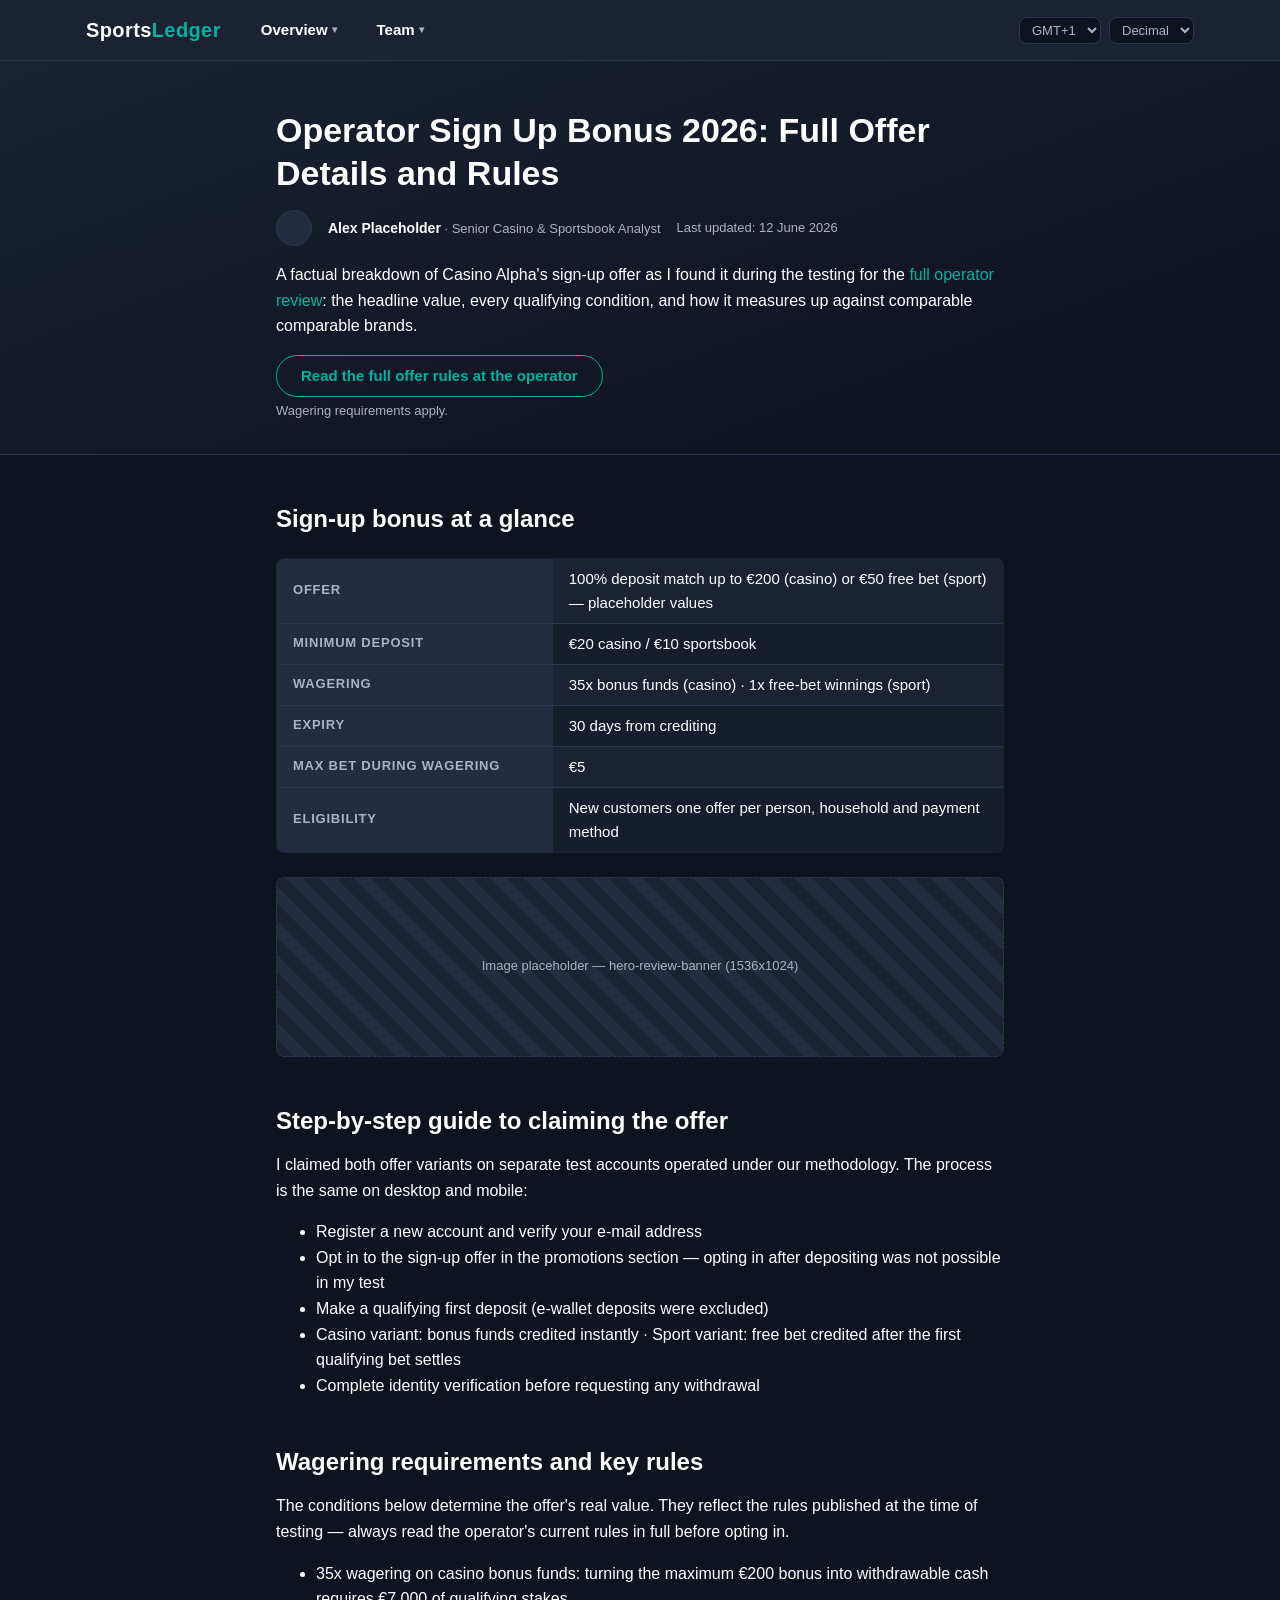
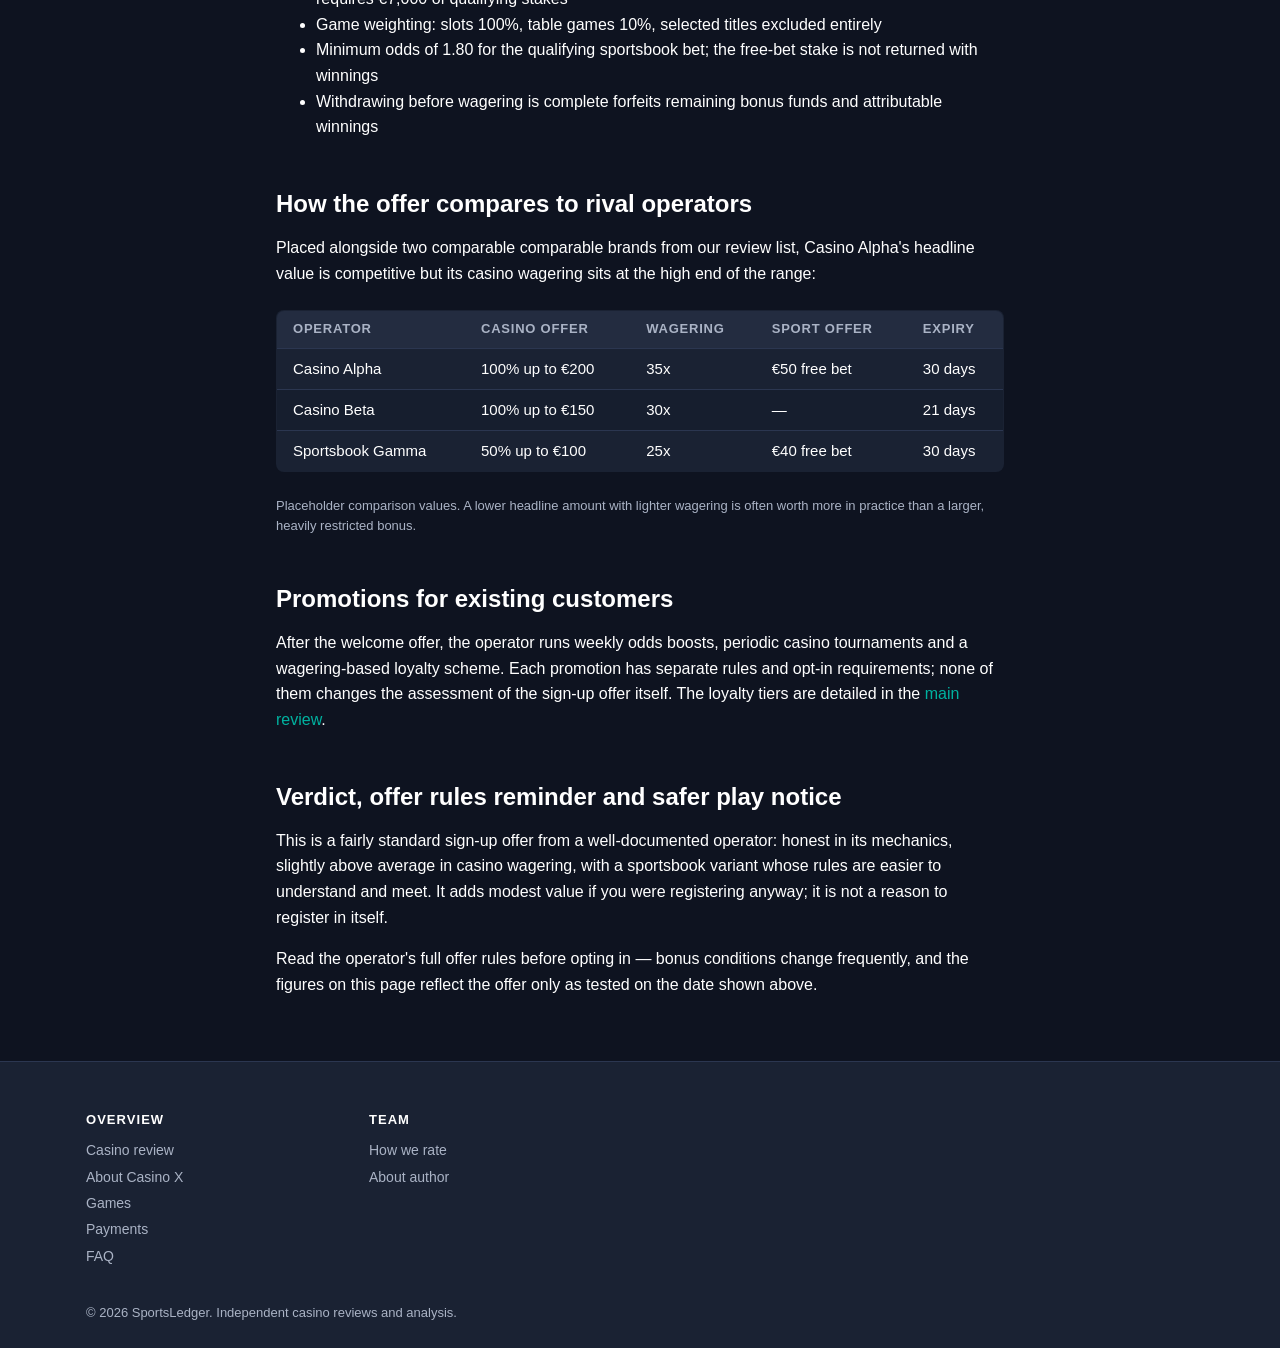
<file: review/sign-up-bonus.html>
<!DOCTYPE html>
<html lang="en">
<head>
  <meta charset="utf-8">
  <meta name="viewport" content="width=device-width, initial-scale=1">
  <title>Operator Sign Up Bonus 2026 — Wireframe</title>
  <link rel="stylesheet" href="../style.css">
</head>
<body>

<header class="site-header">
  <div class="wrap">
    <a class="logo" href="../index.html">Sports<span class="logo-accent">Ledger</span></a>
    <nav class="main-nav" aria-label="Main navigation">
      <div class="nav-item">
        <a href="../index.html#casino-review">Overview <span class="caret">▾</span></a>
        <div class="dropdown">
          <a href="../index.html#casino-review">Casino review</a>
          <a href="../index.html#about-casino">About</a>
          <a href="../index.html#games">Games</a>
          <a href="../index.html#payments">Payments</a>
          <a href="../index.html#faq">FAQ</a>
        </div>
      </div>
      <div class="nav-item">
        <a href="../about-us.html#scoring-method">Team <span class="caret">▾</span></a>
        <div class="dropdown">
          <a href="../about-us.html#scoring-method">How we rate</a>
          <a href="../about-us.html#about-author">About author</a>
        </div>
      </div>
    </nav>
    <div class="utility-bar">
      <select class="utility-select" aria-label="Timezone"><option>GMT+1</option></select>
      <select class="utility-select" aria-label="Odds format"><option>Decimal</option></select>
    </div>
  </div>
</header>

<section class="page active" data-screen-label="Sign Up Bonus">

  <div class="hero">
    <div class="content-col">
      <h1>Operator Sign Up Bonus 2026: Full Offer Details and Rules</h1>
      <div class="byline">
        <span class="avatar" aria-hidden="true"></span>
        <span><span class="author-name">Alex Placeholder</span> · Senior Casino &amp; Sportsbook Analyst</span>
        <span>Last updated: 12 June 2026</span>
      </div>
      <p>A factual breakdown of Casino Alpha's sign-up offer as I found it during the testing for the <a href="../operator-review.html">full operator review</a>: the headline value, every qualifying condition, and how it measures up against comparable comparable brands.</p>
      <a class="btn btn-secondary" href="#" rel="nofollow">Read the full offer rules at the operator</a>
      <span class="cta-note">Wagering requirements apply. </span>
    </div>
  </div>

  <div class="content-col">

    <h2 id="at-a-glance">Sign-up bonus at a glance</h2>
    <div class="table-wrap">
      <table class="key-facts">
        <tbody>
          <tr><th scope="row">Offer</th><td>100% deposit match up to €200 (casino) or €50 free bet (sport) — placeholder values</td></tr>
          <tr><th scope="row">Minimum deposit</th><td>€20 casino / €10 sportsbook</td></tr>
          <tr><th scope="row">Wagering</th><td>35x bonus funds (casino) · 1x free-bet winnings (sport)</td></tr>
          <tr><th scope="row">Expiry</th><td>30 days from crediting</td></tr>
          <tr><th scope="row">Max bet during wagering</th><td>€5</td></tr>
          <tr><th scope="row">Eligibility</th><td>New customers one offer per person, household and payment method</td></tr>
        </tbody>
      </table>
    </div>
    <div class="ph">Image placeholder — hero-review-banner (1536x1024)</div>

    <h2 id="how-to-claim">Step-by-step guide to claiming the offer</h2>
    <p>I claimed both offer variants on separate test accounts operated under our methodology. The process is the same on desktop and mobile:</p>
    <ul>
      <li>Register a new account and verify your e-mail address</li>
      <li>Opt in to the sign-up offer in the promotions section — opting in after depositing was not possible in my test</li>
      <li>Make a qualifying first deposit (e-wallet deposits were excluded)</li>
      <li>Casino variant: bonus funds credited instantly · Sport variant: free bet credited after the first qualifying bet settles</li>
      <li>Complete identity verification before requesting any withdrawal</li>
    </ul>

    <h2 id="rules">Wagering requirements and key rules</h2>
    <p>The conditions below determine the offer's real value. They reflect the rules published at the time of testing — always read the operator's current rules in full before opting in.</p>
    <ul>
      <li>35x wagering on casino bonus funds: turning the maximum €200 bonus into withdrawable cash requires €7,000 of qualifying stakes</li>
      <li>Game weighting: slots 100%, table games 10%, selected titles excluded entirely</li>
      <li>Minimum odds of 1.80 for the qualifying sportsbook bet; the free-bet stake is not returned with winnings</li>
      <li>Withdrawing before wagering is complete forfeits remaining bonus funds and attributable winnings</li>
    </ul>

    <h2 id="comparison">How the offer compares to rival operators</h2>
    <p>Placed alongside two comparable comparable brands from our review list, Casino Alpha's headline value is competitive but its casino wagering sits at the high end of the range:</p>
    <div class="table-wrap">
      <table>
        <thead>
          <tr><th>Operator</th><th>Casino offer</th><th>Wagering</th><th>Sport offer</th><th>Expiry</th></tr>
        </thead>
        <tbody>
          <tr><td>Casino Alpha</td><td>100% up to €200</td><td>35x</td><td>€50 free bet</td><td>30 days</td></tr>
          <tr><td>Casino Beta</td><td>100% up to €150</td><td>30x</td><td>—</td><td>21 days</td></tr>
          <tr><td>Sportsbook Gamma</td><td>50% up to €100</td><td>25x</td><td>€40 free bet</td><td>30 days</td></tr>
        </tbody>
      </table>
    </div>
    <p class="small-print">Placeholder comparison values. A lower headline amount with lighter wagering is often worth more in practice than a larger, heavily restricted bonus.</p>

    <h2 id="existing-customers">Promotions for existing customers</h2>
    <p>After the welcome offer, the operator runs weekly odds boosts, periodic casino tournaments and a wagering-based loyalty scheme. Each promotion has separate rules and opt-in requirements; none of them changes the assessment of the sign-up offer itself. The loyalty tiers are detailed in the <a href="../operator-review.html">main review</a>.</p>

    <h2 id="verdict">Verdict, offer rules reminder and safer play notice</h2>
    <p>This is a fairly standard sign-up offer from a well-documented operator: honest in its mechanics, slightly above average in casino wagering, with a sportsbook variant whose rules are easier to understand and meet. It adds modest value if you were registering anyway; it is not a reason to register in itself.</p>
    <p>Read the operator's full offer rules before opting in — bonus conditions change frequently, and the figures on this page reflect the offer only as tested on the date shown above.</p>

  </div>
</section>

<footer class="site-footer">
  <div class="wrap">
    <div class="footer-cols">
      <div>
        <h3>Overview</h3>
        <ul>
          <li><a href="../index.html#casino-review">Casino review</a></li>
          <li><a href="../index.html#about-casino">About Casino X</a></li>
          <li><a href="../index.html#games">Games</a></li>
          <li><a href="../index.html#payments">Payments</a></li>
          <li><a href="../index.html#faq">FAQ</a></li>
        </ul>
      </div>
      <div>
        <h3>Team</h3>
        <ul>
          <li><a href="../about-us.html#scoring-method">How we rate</a></li>
          <li><a href="../about-us.html#about-author">About author</a></li>
        </ul>
      </div>
    </div>
    <div class="copyright-bar">
      <span>© 2026 SportsLedger. Independent casino reviews and analysis.</span>
    </div>
  </div>
</footer>

</body>
</html>
</file>
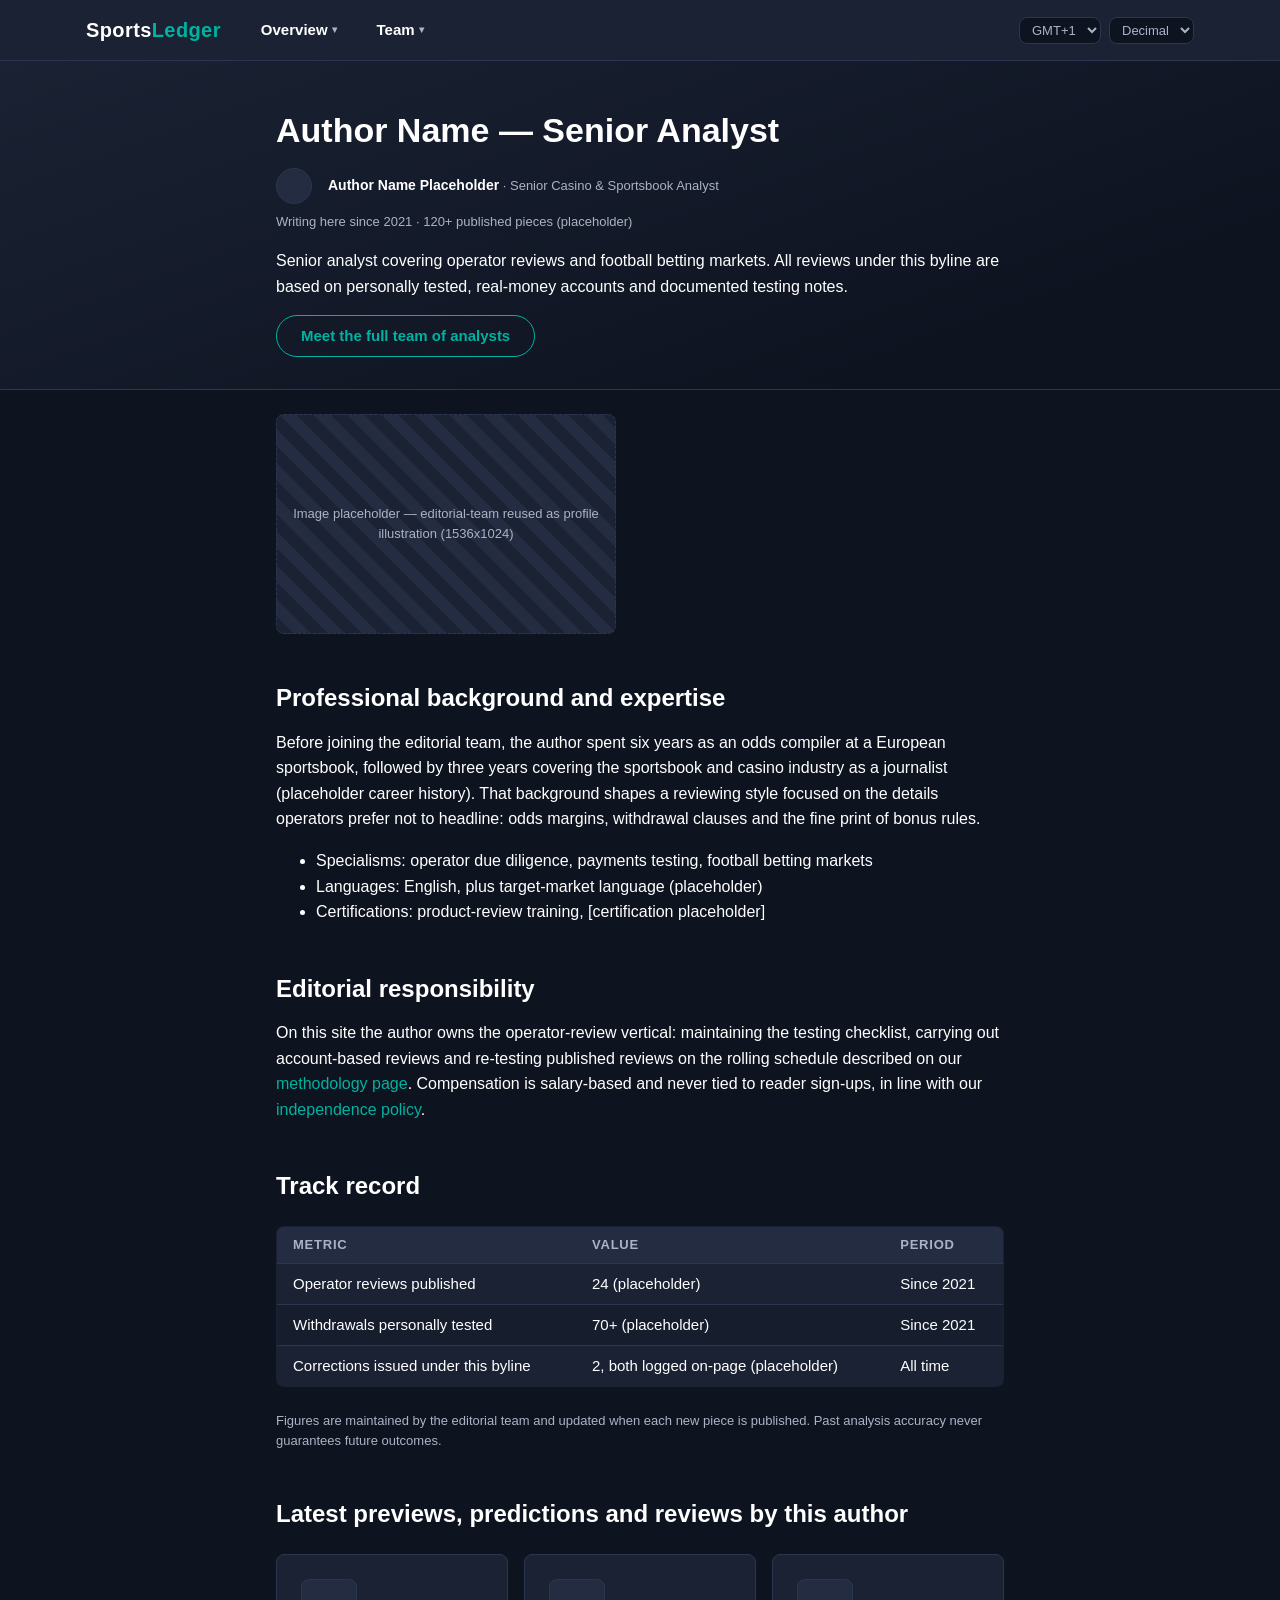
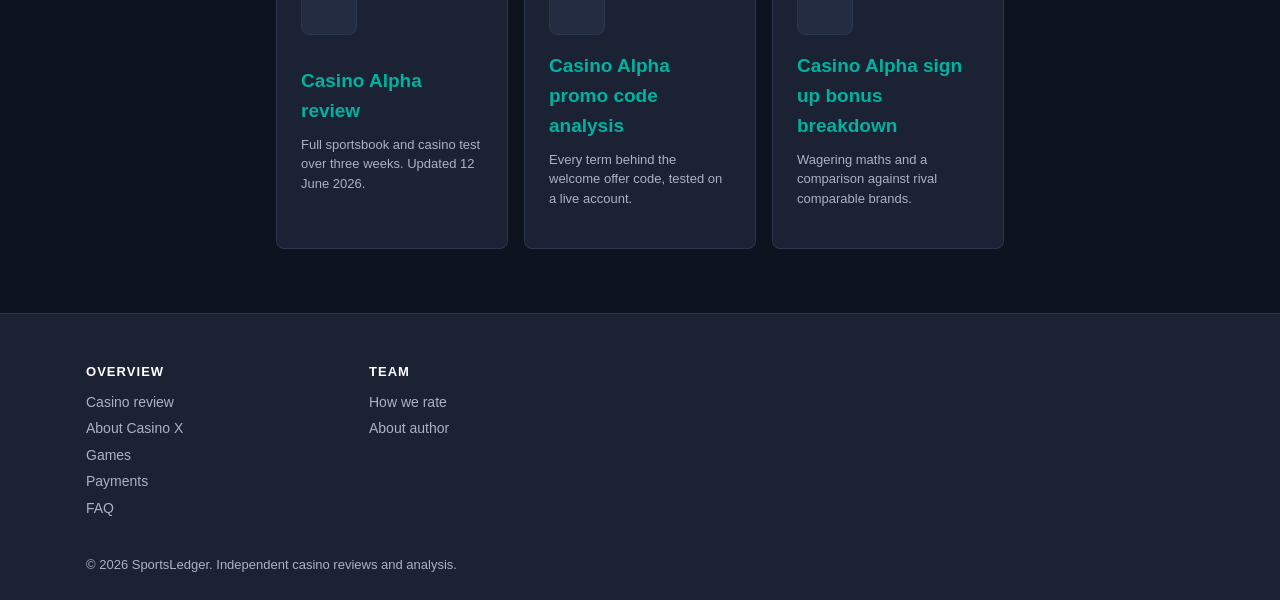
<file: writers/author-profile.html>
<!DOCTYPE html>
<html lang="en">
<head>
  <meta charset="utf-8">
  <meta name="viewport" content="width=device-width, initial-scale=1">
  <title>Author Profile — Wireframe</title>
  <link rel="stylesheet" href="../style.css">
</head>
<body>

<header class="site-header">
  <div class="wrap">
    <a class="logo" href="../index.html">Sports<span class="logo-accent">Ledger</span></a>
    <nav class="main-nav" aria-label="Main navigation">
      <div class="nav-item">
        <a href="../index.html#casino-review">Overview <span class="caret">▾</span></a>
        <div class="dropdown">
          <a href="../index.html#casino-review">Casino review</a>
          <a href="../index.html#about-casino">About</a>
          <a href="../index.html#games">Games</a>
          <a href="../index.html#payments">Payments</a>
          <a href="../index.html#faq">FAQ</a>
        </div>
      </div>
      <div class="nav-item">
        <a href="../about-us.html#scoring-method">Team <span class="caret">▾</span></a>
        <div class="dropdown">
          <a href="../about-us.html#scoring-method">How we rate</a>
          <a href="../about-us.html#about-author">About author</a>
        </div>
      </div>
    </nav>
    <div class="utility-bar">
      <select class="utility-select" aria-label="Timezone"><option>GMT+1</option></select>
      <select class="utility-select" aria-label="Odds format"><option>Decimal</option></select>
    </div>
  </div>
</header>

<section class="page active" data-screen-label="Author Profile">

  <div class="hero">
    <div class="content-col">
      <h1>Author Name — Senior Analyst</h1>
      <div class="byline">
        <span class="avatar" aria-hidden="true"></span>
        <span><span class="author-name">Author Name Placeholder</span> · Senior Casino &amp; Sportsbook Analyst</span>
        <span>Writing here since 2021 · 120+ published pieces (placeholder)</span>
      </div>
      <p>Senior analyst covering operator reviews and football betting markets. All reviews under this byline are based on personally tested, real-money accounts and documented testing notes.</p>
      <a class="btn btn-secondary" href="../writers.html">Meet the full team of analysts</a>
    </div>
  </div>

  <div class="content-col">

    <div class="ph ph-square">Image placeholder — editorial-team reused as profile illustration (1536x1024)</div>

    <h2 id="background">Professional background and expertise</h2>
    <p>Before joining the editorial team, the author spent six years as an odds compiler at a European sportsbook, followed by three years covering the sportsbook and casino industry as a journalist (placeholder career history). That background shapes a reviewing style focused on the details operators prefer not to headline: odds margins, withdrawal clauses and the fine print of bonus rules.</p>
    <ul>
      <li>Specialisms: operator due diligence, payments testing, football betting markets</li>
      <li>Languages: English, plus target-market language (placeholder)</li>
      <li>Certifications: product-review training, [certification placeholder]</li>
    </ul>

    <h2 id="responsibility">Editorial responsibility</h2>
    <p>On this site the author owns the operator-review vertical: maintaining the testing checklist, carrying out account-based reviews and re-testing published reviews on the rolling schedule described on our <a href="../how-we-rate.html">methodology page</a>. Compensation is salary-based and never tied to reader sign-ups, in line with our <a href="../ownership.html">independence policy</a>.</p>

    <h2 id="track-record">Track record</h2>
    <div class="table-wrap">
      <table>
        <thead>
          <tr><th>Metric</th><th>Value</th><th>Period</th></tr>
        </thead>
        <tbody>
          <tr><td>Operator reviews published</td><td>24 (placeholder)</td><td>Since 2021</td></tr>
          <tr><td>Withdrawals personally tested</td><td>70+ (placeholder)</td><td>Since 2021</td></tr>
          <tr><td>Corrections issued under this byline</td><td>2, both logged on-page (placeholder)</td><td>All time</td></tr>
        </tbody>
      </table>
    </div>
    <p class="small-print">Figures are maintained by the editorial team and updated when each new piece is published. Past analysis accuracy never guarantees future outcomes.</p>

    <h2 id="latest">Latest previews, predictions and reviews by this author</h2>
    <div class="card-grid">
      <article class="card review-card">
        <span class="brand-mark" aria-hidden="true"></span>
        <div>
          <h3><a href="../operator-review.html">Casino Alpha review</a></h3>
          <p class="muted">Full sportsbook and casino test over three weeks. Updated 12 June 2026.</p>
        </div>
      </article>
      <article class="card review-card">
        <span class="brand-mark" aria-hidden="true"></span>
        <div>
          <h3><a href="../review/promo-code.html">Casino Alpha promo code analysis</a></h3>
          <p class="muted">Every term behind the welcome offer code, tested on a live account.</p>
        </div>
      </article>
      <article class="card review-card">
        <span class="brand-mark" aria-hidden="true"></span>
        <div>
          <h3><a href="../review/sign-up-bonus.html">Casino Alpha sign up bonus breakdown</a></h3>
          <p class="muted">Wagering maths and a comparison against rival comparable brands.</p>
        </div>
      </article>
    </div>

  </div>
</section>

<footer class="site-footer">
  <div class="wrap">
    <div class="footer-cols">
      <div>
        <h3>Overview</h3>
        <ul>
          <li><a href="../index.html#casino-review">Casino review</a></li>
          <li><a href="../index.html#about-casino">About Casino X</a></li>
          <li><a href="../index.html#games">Games</a></li>
          <li><a href="../index.html#payments">Payments</a></li>
          <li><a href="../index.html#faq">FAQ</a></li>
        </ul>
      </div>
      <div>
        <h3>Team</h3>
        <ul>
          <li><a href="../about-us.html#scoring-method">How we rate</a></li>
          <li><a href="../about-us.html#about-author">About author</a></li>
        </ul>
      </div>
    </div>
    <div class="copyright-bar">
      <span>© 2026 SportsLedger. Independent casino reviews and analysis.</span>
    </div>
  </div>
</footer>

</body>
</html>
</file>
<file: style.css>
/* ==========================================================================
   sportsbook-casino-review — design system
   Dark editorial sports-hub theme: deep navy surfaces, teal informational
   accents, gold rating stars. Faithful to the reference layout: sticky
   mega-nav header, ~760px long-form review column, full-width bonus boxes,
   multi-column footer and structured editorial cards.
   ========================================================================== */

:root {
  /* palette */
  --bg-page: #0e1320;
  --bg-surface: #1a2233;
  --bg-surface-2: #232c40;
  --bg-stripe: #161e2e;
  --border: #2b3650;
  --accent: #00b2a0;
  --accent-hover: #00c9b5;
  --star: #f5b942;
  --positive: #2ecc71;
  --negative: #e74c3c;
  --text: #ffffff;
  --text-muted: #aab3c5;

  /* type */
  --font-sans: "Inter", "Roboto", "Helvetica Neue", Arial, sans-serif;
  --fs-h1: 34px;
  --fs-h2: 24px;
  --fs-h3: 19px;
  --fs-body: 16px;
  --fs-small: 13px;

  /* spacing scale */
  --sp-1: 4px;
  --sp-2: 8px;
  --sp-3: 16px;
  --sp-4: 24px;
  --sp-5: 32px;
  --sp-6: 48px;
  --sp-7: 64px;

  --radius: 8px;
  --radius-pill: 999px;
  --col-content: 760px;
  --col-wide: 1140px;
}

* { box-sizing: border-box; }

html { scroll-behavior: smooth; }

body {
  margin: 0;
  background: var(--bg-page);
  color: var(--text);
  font-family: var(--font-sans);
  font-size: var(--fs-body);
  line-height: 1.6;
  -webkit-font-smoothing: antialiased;
}

/* ---------- typography ---------- */

h1 {
  font-size: var(--fs-h1);
  font-weight: 700;
  line-height: 1.25;
  margin: 0 0 var(--sp-3);
}

h2 {
  font-size: var(--fs-h2);
  font-weight: 700;
  line-height: 1.3;
  margin: var(--sp-6) 0 var(--sp-3);
}

h3 {
  font-size: var(--fs-h3);
  font-weight: 600;
  margin: var(--sp-4) 0 var(--sp-2);
}

p { margin: 0 0 var(--sp-3); }

a {
  color: var(--accent);
  text-decoration: none;
  transition: color 0.15s ease;
}

a:hover { color: var(--accent-hover); }

.muted, small, .small-print {
  color: var(--text-muted);
  font-size: var(--fs-small);
  line-height: 1.5;
}

/* ---------- layout shells ---------- */

.wrap {
  max-width: var(--col-wide);
  margin: 0 auto;
  padding: 0 var(--sp-3);
}

.content-col {
  max-width: var(--col-content);
  margin: 0 auto;
  padding: 0 var(--sp-3);
}

.page { display: block; }

/* ---------- header / mega-nav ---------- */

.site-header {
  position: sticky;
  top: 0;
  z-index: 50;
  background: var(--bg-surface);
  border-bottom: 1px solid var(--border);
}

.site-header .wrap {
  display: flex;
  align-items: center;
  gap: var(--sp-4);
  min-height: 60px;
}

.logo {
  font-size: 20px;
  font-weight: 700;
  color: var(--text);
  letter-spacing: 0.02em;
  white-space: nowrap;
}

.logo .logo-accent { color: var(--accent); }

.main-nav {
  display: flex;
  align-items: center;
  gap: var(--sp-2);
  flex: 1 1 auto;
  min-width: 0;
}

.main-nav > .nav-item {
  position: relative;
  flex: 0 0 auto;
}

.main-nav > .nav-item > a {
  display: flex;
  align-items: center;
  padding: var(--sp-2) var(--sp-3);
  color: var(--text);
  font-size: 15px;
  font-weight: 600;
  border-radius: var(--radius);
  white-space: nowrap;
}

.main-nav > .nav-item > a:hover { background: var(--bg-surface-2); color: var(--accent-hover); }

.nav-item .caret {
  font-size: 10px;
  color: var(--text-muted);
  margin-left: var(--sp-1);
}

.dropdown {
  display: none;
  position: absolute;
  top: 100%;
  left: 0;
  min-width: 220px;
  background: var(--bg-surface-2);
  border: 1px solid var(--border);
  border-radius: var(--radius);
  padding: var(--sp-2);
  box-shadow: 0 12px 28px rgba(0, 0, 0, 0.45);
}

.nav-item:hover .dropdown, .nav-item:focus-within .dropdown { display: block; }

.dropdown a {
  display: block;
  padding: var(--sp-2) var(--sp-3);
  color: var(--text-muted);
  font-size: 14px;
  border-radius: var(--radius);
}

.dropdown a:hover { background: var(--bg-surface); color: var(--text); }

.utility-bar {
  display: flex;
  align-items: center;
  gap: var(--sp-2);
  flex: 0 0 auto;
}

.utility-select {
  background: var(--bg-page);
  color: var(--text-muted);
  border: 1px solid var(--border);
  border-radius: var(--radius);
  font-size: var(--fs-small);
  padding: var(--sp-1) var(--sp-2);
  font-family: inherit;
}


/* ---------- hero ---------- */

.hero {
  background: linear-gradient(160deg, var(--bg-surface) 0%, var(--bg-page) 80%);
  border-bottom: 1px solid var(--border);
  padding: var(--sp-6) 0 var(--sp-5);
}

.byline {
  display: flex;
  flex-wrap: wrap;
  align-items: center;
  gap: var(--sp-2) var(--sp-3);
  color: var(--text-muted);
  font-size: var(--fs-small);
  margin-bottom: var(--sp-3);
}

.byline .avatar {
  width: 36px;
  height: 36px;
  border-radius: 50%;
  background: var(--bg-surface-2);
  border: 1px solid var(--border);
  flex: none;
}

.byline .author-name { color: var(--text); font-weight: 600; font-size: 14px; }

/* ---------- star ratings ---------- */

.stars {
  color: var(--star);
  letter-spacing: 2px;
  font-size: 18px;
  white-space: nowrap;
}

.stars .star-off { color: var(--border); }

.rating-badge {
  display: inline-flex;
  align-items: center;
  gap: var(--sp-2);
  background: var(--bg-surface);
  border: 1px solid var(--border);
  border-radius: var(--radius);
  padding: var(--sp-2) var(--sp-3);
}

.rating-badge .score {
  font-size: 24px;
  font-weight: 700;
  color: var(--star);
}

.rating-badge .score-max { color: var(--text-muted); font-size: var(--fs-small); }

.rating-breakdown {
  display: grid;
  grid-template-columns: repeat(2, 1fr);
  gap: var(--sp-2) var(--sp-4);
  background: var(--bg-surface);
  border: 1px solid var(--border);
  border-radius: var(--radius);
  padding: var(--sp-3) var(--sp-4);
  margin: var(--sp-3) 0;
}

.rating-row {
  display: flex;
  justify-content: space-between;
  align-items: center;
  gap: var(--sp-2);
  font-size: 14px;
  color: var(--text-muted);
}

/* ---------- buttons / CTAs (soft, informational) ---------- */

.btn {
  display: inline-block;
  background: var(--accent);
  color: #062420;
  font-weight: 600;
  font-size: 15px;
  padding: var(--sp-2) var(--sp-4);
  border-radius: var(--radius-pill);
  border: none;
  cursor: pointer;
  transition: background 0.15s ease;
}

.btn:hover { background: var(--accent-hover); color: #062420; }

.btn-secondary {
  background: transparent;
  color: var(--accent);
  border: 1px solid var(--accent);
}

.btn-secondary:hover { background: rgba(0, 178, 160, 0.1); color: var(--accent-hover); }

.cta-note {
  display: block;
  margin-top: var(--sp-1);
  color: var(--text-muted);
  font-size: var(--fs-small);
}

/* ---------- table of contents ---------- */

.toc {
  background: var(--bg-surface);
  border: 1px solid var(--border);
  border-radius: var(--radius);
  padding: var(--sp-3) var(--sp-4);
  margin: var(--sp-4) 0;
}

.toc-title {
  text-transform: uppercase;
  font-size: var(--fs-small);
  font-weight: 600;
  letter-spacing: 0.08em;
  color: var(--text-muted);
  margin: 0 0 var(--sp-2);
}

.toc ol {
  margin: 0;
  padding-left: var(--sp-4);
  columns: 2;
  column-gap: var(--sp-5);
}

.toc li { margin-bottom: var(--sp-1); font-size: 14px; }

/* ---------- cards ---------- */

.card {
  background: var(--bg-surface);
  border: 1px solid var(--border);
  border-radius: var(--radius);
  padding: var(--sp-4);
  margin: var(--sp-3) 0;
}

.card-grid {
  display: grid;
  grid-template-columns: repeat(3, 1fr);
  gap: var(--sp-3);
  margin: var(--sp-4) 0;
}

.card-grid .card { margin: 0; }

.card h3 { margin-top: 0; }

/* ---------- pros / cons ---------- */

.pros-cons {
  display: grid;
  grid-template-columns: 1fr 1fr;
  gap: var(--sp-3);
  margin: var(--sp-4) 0;
}

.pros, .cons {
  background: var(--bg-surface);
  border: 1px solid var(--border);
  border-radius: var(--radius);
  padding: var(--sp-3) var(--sp-4);
}

.pros { border-top: 3px solid var(--positive); }
.cons { border-top: 3px solid var(--negative); }

.pros ul, .cons ul { list-style: none; margin: 0; padding: 0; }

.pros li, .cons li {
  padding: var(--sp-1) 0 var(--sp-1) 28px;
  position: relative;
  font-size: 15px;
}

.pros li::before {
  content: "\2713";
  position: absolute;
  left: 0;
  color: var(--positive);
  font-weight: 700;
}

.cons li::before {
  content: "\2717";
  position: absolute;
  left: 0;
  color: var(--negative);
  font-weight: 700;
}

/* ---------- bonus boxes ---------- */

.bonus-box {
  background: linear-gradient(135deg, var(--bg-surface-2) 0%, var(--bg-surface) 100%);
  border: 1px solid var(--accent);
  border-radius: var(--radius);
  padding: var(--sp-4);
  margin: var(--sp-4) 0;
}

.bonus-box .bonus-label {
  display: inline-block;
  text-transform: uppercase;
  font-size: 11px;
  font-weight: 700;
  letter-spacing: 0.1em;
  color: var(--accent);
  margin-bottom: var(--sp-2);
}

.bonus-box .bonus-offer {
  font-size: 20px;
  font-weight: 700;
  margin: 0 0 var(--sp-2);
}

.bonus-box .bonus-terms {
  color: var(--text-muted);
  font-size: 14px;
  margin-bottom: var(--sp-3);
}

.bonus-box .small-print {
  display: block;
  border-top: 1px solid var(--border);
  padding-top: var(--sp-2);
  margin-top: var(--sp-3);
}

/* ---------- tables ---------- */

.table-wrap { overflow-x: auto; margin: var(--sp-4) 0; }

table {
  width: 100%;
  border-collapse: collapse;
  background: var(--bg-surface);
  border: 1px solid var(--border);
  border-radius: var(--radius);
  overflow: hidden;
  font-size: 15px;
}

th {
  text-align: left;
  text-transform: uppercase;
  font-size: var(--fs-small);
  font-weight: 600;
  letter-spacing: 0.06em;
  color: var(--text-muted);
  background: var(--bg-surface-2);
  padding: var(--sp-2) var(--sp-3);
  border-bottom: 1px solid var(--border);
}

td {
  padding: var(--sp-2) var(--sp-3);
  border-bottom: 1px solid var(--border);
  vertical-align: top;
}

tbody tr:nth-child(even) { background: var(--bg-stripe); }

tbody tr:last-child td { border-bottom: none; }

td .pay-icon {
  display: inline-block;
  width: 28px;
  height: 18px;
  background: var(--bg-surface-2);
  border: 1px solid var(--border);
  border-radius: 3px;
  vertical-align: middle;
  margin-right: var(--sp-2);
}

.tick { color: var(--positive); font-weight: 700; }
.cross { color: var(--negative); font-weight: 700; }

/* ---------- FAQ accordion ---------- */

.faq details {
  background: var(--bg-surface);
  border: 1px solid var(--border);
  border-radius: var(--radius);
  margin-bottom: var(--sp-2);
  padding: 0;
}

.faq summary {
  cursor: pointer;
  font-weight: 600;
  font-size: 15px;
  padding: var(--sp-3) var(--sp-4);
  list-style: none;
  position: relative;
}

.faq summary::after {
  content: "+";
  position: absolute;
  right: var(--sp-4);
  color: var(--accent);
  font-weight: 700;
}

.faq details[open] summary::after { content: "\2212"; }

.faq details p {
  padding: 0 var(--sp-4) var(--sp-3);
  margin: 0;
  color: var(--text-muted);
  font-size: 15px;
}

/* ---------- placeholder images ---------- */

.ph {
  background: repeating-linear-gradient(
    45deg,
    var(--bg-surface),
    var(--bg-surface) 12px,
    var(--bg-surface-2) 12px,
    var(--bg-surface-2) 24px
  );
  border: 1px dashed var(--border);
  border-radius: var(--radius);
  display: flex;
  align-items: center;
  justify-content: center;
  color: var(--text-muted);
  font-size: var(--fs-small);
  text-align: center;
  min-height: 180px;
  margin: var(--sp-4) 0;
}

.ph-wide { min-height: 260px; }
.ph-square { min-height: 220px; max-width: 340px; }

/* ---------- key facts ---------- */

.key-facts th { width: 38%; background: var(--bg-surface-2); }

/* ---------- review summary cards (home) ---------- */

.review-card {
  display: flex;
  flex-wrap: wrap;
  align-items: flex-start;
  gap: var(--sp-3);
}

/* When the card is too narrow to fit text beside the brand mark,
   the text block wraps below it and uses the full card width. */
.review-card > div {
  flex: 1 1 200px;
  min-width: 0;
}

.review-card .brand-mark {
  width: 56px;
  height: 56px;
  border-radius: var(--radius);
  background: var(--bg-surface-2);
  border: 1px solid var(--border);
  flex: none;
}

/* ---------- editorial note strip ---------- */

.rg-strip {
  background: var(--bg-stripe);
  border: 1px solid var(--border);
  border-radius: var(--radius);
  padding: var(--sp-3) var(--sp-4);
  display: flex;
  align-items: center;
  gap: var(--sp-3);
  margin: var(--sp-4) 0;
  color: var(--text-muted);
  font-size: 14px;
}

/* ---------- footer ---------- */

.site-footer {
  background: var(--bg-surface);
  border-top: 1px solid var(--border);
  margin-top: var(--sp-7);
  padding: var(--sp-6) 0 var(--sp-4);
  color: var(--text-muted);
  font-size: 14px;
}

.footer-cols {
  display: grid;
  grid-template-columns: repeat(4, 1fr);
  gap: var(--sp-4);
  margin-bottom: var(--sp-5);
}

.footer-cols h3 {
  font-size: var(--fs-small);
  text-transform: uppercase;
  letter-spacing: 0.08em;
  color: var(--text);
  margin: 0 0 var(--sp-2);
}

.footer-cols ul { list-style: none; margin: 0; padding: 0; }

.footer-cols li { margin-bottom: var(--sp-1); }

.footer-cols a { color: var(--text-muted); }

.footer-cols a:hover { color: var(--accent-hover); }

.rg-logos {
  display: flex;
  flex-wrap: wrap;
  align-items: center;
  gap: var(--sp-3);
  border-top: 1px solid var(--border);
  border-bottom: 1px solid var(--border);
  padding: var(--sp-3) 0;
  margin-bottom: var(--sp-3);
}

.rg-logo-ph {
  width: 120px;
  height: 32px;
  background: var(--bg-surface-2);
  border: 1px dashed var(--border);
  border-radius: var(--radius);
  display: inline-flex;
  align-items: center;
  justify-content: center;
  font-size: 11px;
  color: var(--text-muted);
}

.copyright-bar {
  display: flex;
  flex-wrap: wrap;
  align-items: center;
  justify-content: space-between;
  gap: var(--sp-2);
  font-size: var(--fs-small);
}

/* ---------- contact form skeleton ---------- */

.form-grid {
  display: grid;
  grid-template-columns: 1fr 1fr;
  gap: var(--sp-3);
  margin: var(--sp-4) 0;
}

.form-field {
  display: flex;
  flex-direction: column;
  gap: var(--sp-1);
}

.form-field-full { grid-column: 1 / -1; }

.form-field label {
  font-size: var(--fs-small);
  font-weight: 600;
  text-transform: uppercase;
  letter-spacing: 0.06em;
  color: var(--text-muted);
}

.form-field input,
.form-field select,
.form-field textarea {
  background: var(--bg-surface);
  border: 1px solid var(--border);
  border-radius: var(--radius);
  color: var(--text);
  font-family: inherit;
  font-size: 15px;
  padding: var(--sp-2) var(--sp-3);
}

.form-field textarea { min-height: 140px; resize: vertical; }

.form-field input:focus,
.form-field select:focus,
.form-field textarea:focus {
  outline: 2px solid var(--accent);
  outline-offset: 1px;
}

/* ---------- responsive ---------- */

@media (max-width: 1060px) {
  .site-header .wrap {
    flex-wrap: wrap;
    gap: var(--sp-2) var(--sp-4);
    padding-top: var(--sp-2);
    padding-bottom: var(--sp-2);
  }

  .main-nav {
    order: 3;
    flex: 0 0 100%;
    flex-wrap: wrap;
    padding-bottom: var(--sp-1);
  }

  .utility-bar { margin-left: auto; }
}

@media (max-width: 768px) {
  :root { --fs-h1: 28px; --fs-h2: 22px; }

  /* Keep every nav item on a single line; the row of items wraps
     instead, so all entries stay visible and baselines align. */
  .main-nav > .nav-item > a { white-space: nowrap; padding: var(--sp-1) var(--sp-2); }

  /* Render opened dropdowns in flow on small screens so they cannot
     be clipped or overlap the wrapped nav rows. */
  .main-nav .dropdown {
    position: static;
    min-width: 0;
    box-shadow: none;
  }

  .toc ol { columns: 1; }

  .card-grid, .pros-cons, .rating-breakdown, .form-grid { grid-template-columns: 1fr; }

  .footer-cols { grid-template-columns: repeat(2, 1fr); }
}
</file>
